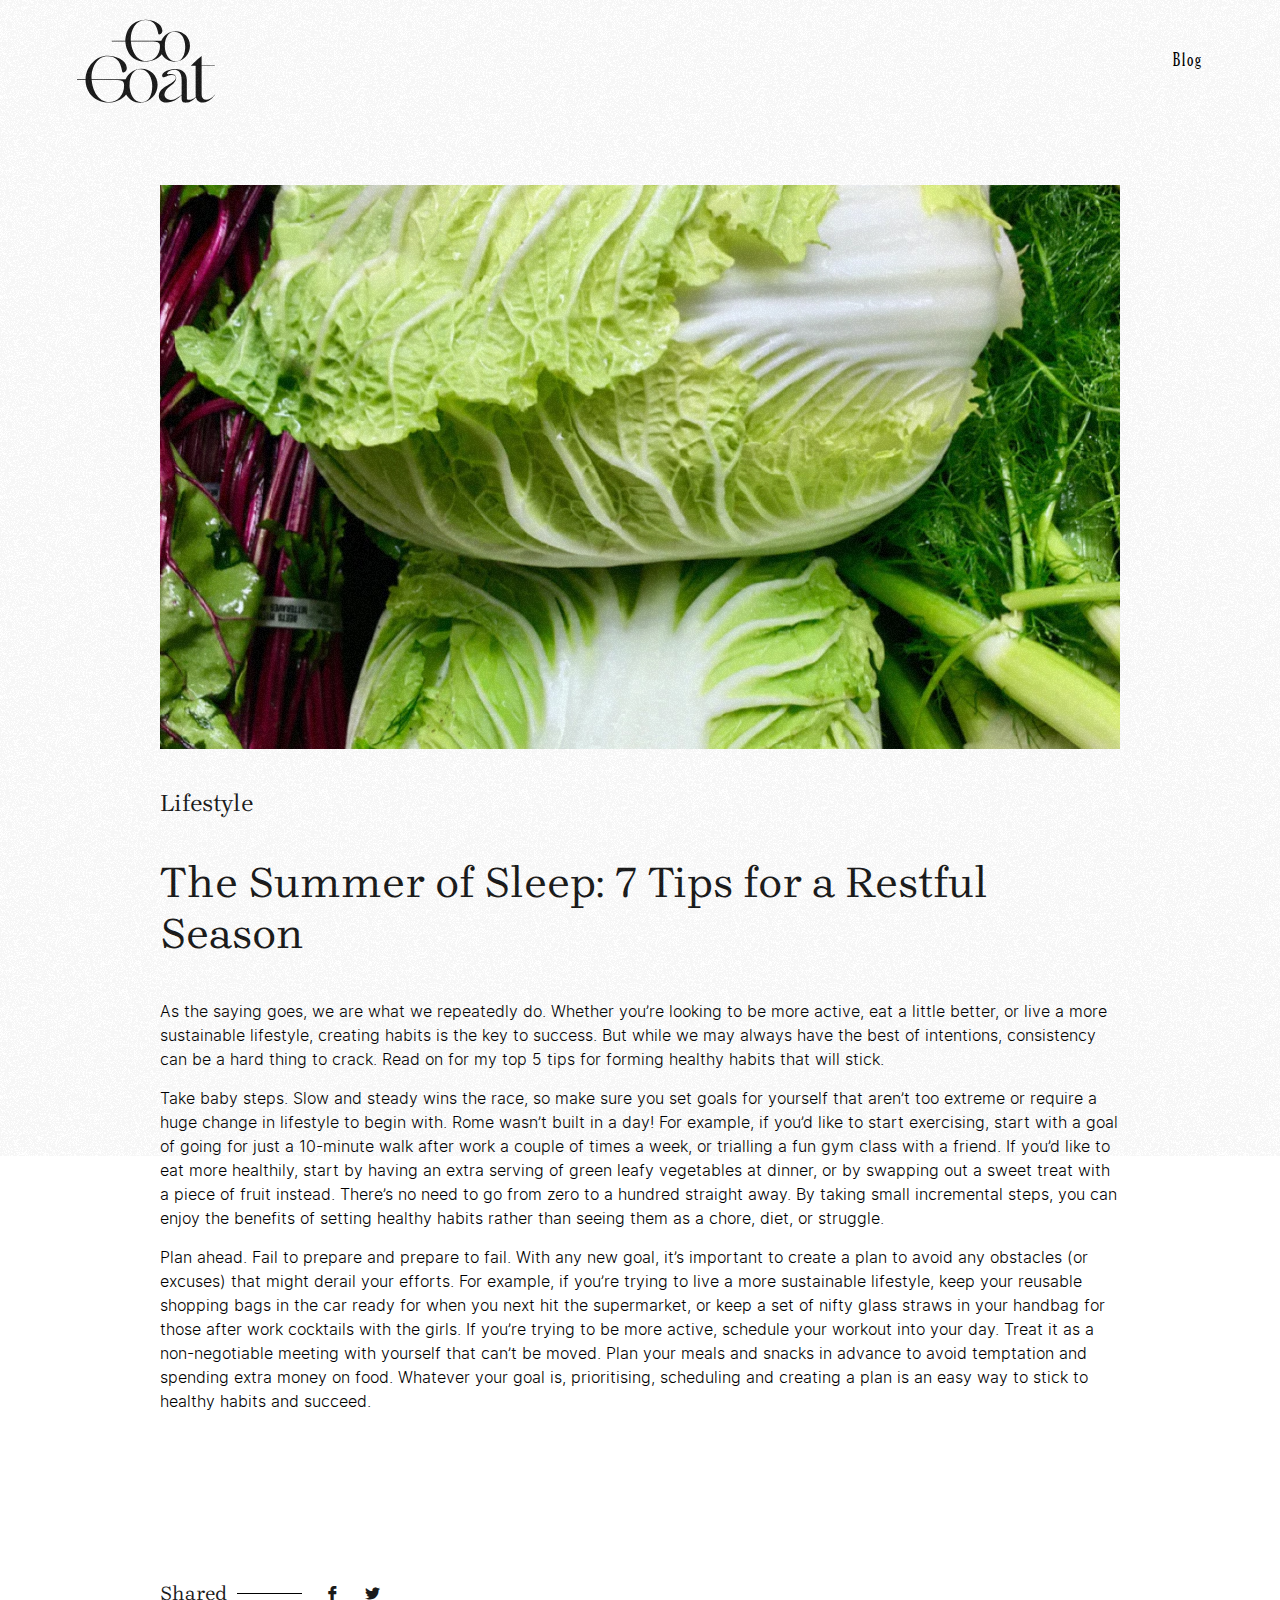
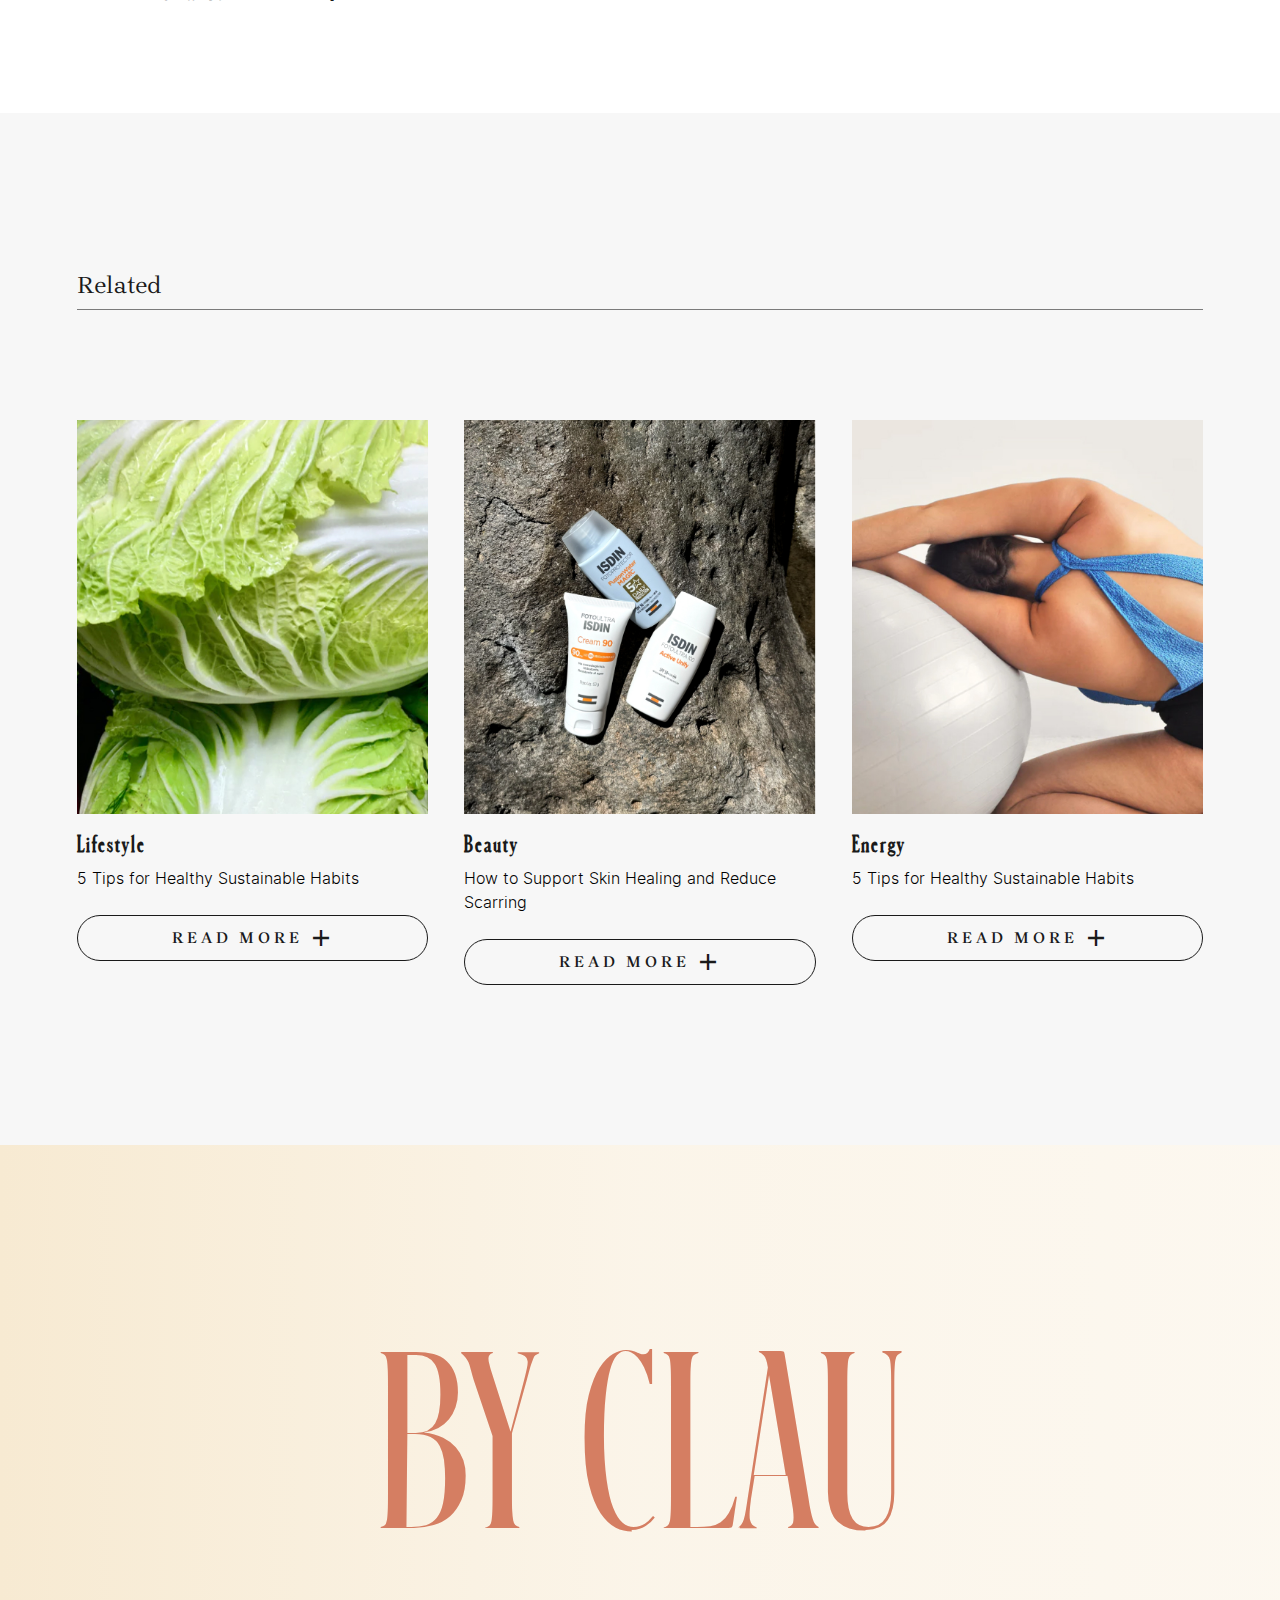
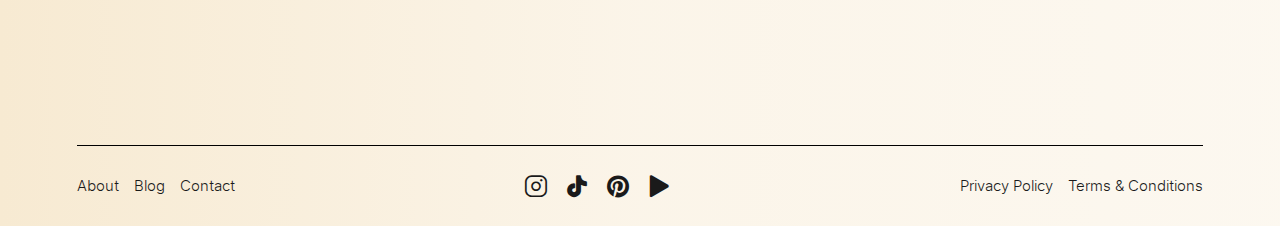
<file: blog-detalle.html>
<!DOCTYPE html>
<html>
<head>
    <meta charset="utf-8">
    <meta name="viewport" content="width=device-width, initial-scale=1, maximum-scale=1" >
    <meta http-equiv="X-UA-Compatible" content="IE=edge" />
    <title></title>

    <!-- inicio favicon  iphone retina, ipad, iphone en orden-->
    <!-- 	<link rel="icon" type="image/png" href="img/favicon/256x256.png"/>
        <link rel="apple-touch-icon-precomposed" sizes="114x114" href="img/favicon/114x114.png">
        <link rel="apple-touch-icon-precomposed" sizes="72x72" href="img/favicon/72x72.png">
        <link rel="apple-touch-icon-precomposed" href="img/favicon/57x57.png"> -->
    <!-- end favicon -->

    




    <link rel="stylesheet" type="text/css" href="css/styles.css?v=1gVFPZ71N"/>
    <link rel="stylesheet" type="text/css" href="css/blocks_styl.css?v=2gVFPZ71N"/>

    <!--[if lt IE 9]>
        <script src="js/html5.js"></script>
        <script src="js/respond.js" type="text/javascript"></script>
        <link rel="stylesheet" type="text/css" href="css/ie.css"/>
    <![endif]-->

    <link rel="preconnect" href="https://fonts.googleapis.com">
    <link rel="preconnect" href="https://fonts.gstatic.com" crossorigin>
    <link href="https://fonts.googleapis.com/css2?family=Brygada+1918:ital,wght@0,400..700;1,400..700&display=swap" rel="stylesheet">
</head>

<body class="blog">
    <div class="noise lazyloaded"></div>
    <!-- html solo para el menu responsive -->
   <!--  <div class="headerOpen">
        <div class="menu-mobile-open icon-menu">
            <span class="line-h"></span>
            <span class="line-h"></span>
            <span class="line-h"></span>
        </div>
    </div> -->
    <a href="" class="headerMenuOpen ">
        <i class="burger burger2 ">
            <div></div>
        </i>
    </a>
    <!-- <div class="menu-mobile-close icon-close"></div> -->
    <div class="menu-overlay"></div>
    <!-- html solo para el menu responsive -->

    <div class="cnt-wrapper">
        <!-- HEADER START -->
        <header class="header">
    <div class="headerWrapper wanchoPrimary">
        <a href="home.html" class="header-logo">
            <img src="img/logoBlack.svg" alt="" width="138" height="83">
            <img src="img/logo.svg" alt="" width="138" height="83">
        </a>
        <ul class="menu-list"> <!-- "menu-list" es usado para el menu responsive -->
            <!-- <li class="menu-item"><a href="" class="menu-link active">ABOUT</a></li> -->
            <li class="menu-item"><a href="blog.html" class="menu-link">Blog</a></li>
            <!-- <li class="menu-item"><a href="" class="menu-link">Contact</a></li> -->
        </ul>
    </div>
</header>


        <!-- HEADER END -->
        <div class="wrapper">

            <!-- CONTENT START -->
            



<section class="b9">
    <div class="b9Wrapper wanchoPrimary">
        <div class="b9Image">


            <div class="WrapperMediaVideo">
                <!-- IMAGEN DESKTOP COVER AND MOBILE -->
                <picture>
                    <img src="img/Group427322710.jpg" width="1440" alt="">
                </picture>

                <!-- VIDEO MP4 COVER DESKTOP -->
               <!--  <div class="videoPreview" id="videoPreview">
                    <video class="mp4Autoplay"  preload="none" loop autoloop autoplay playsinline muted="muted" type="video/mp4" style="pointer-events: none">>
                        <source src="img/banner.mp4" type="video/mp4" >
                    </video>
                </div>
                <div class="boxPreviewVideo"></div> -->
                <!-- <a href="" class="MediaVideoClick  playBoxScreen" data-video="">
                    <i class="icon-play"></i>
                </a> -->
            </div>
        </div>
        <div class="b9Title">
            <span>Lifestyle</span>
            <h1 class="titleStandard2">The Summer of Sleep: 7 Tips for a Restful Season</h1>
        </div>
        <div class="b9Text paragraphText">
            <p>As the saying goes, we are what we repeatedly do. Whether you’re looking to be more active, eat a little better, or live a more sustainable lifestyle, creating habits is the key to success. But while we may always have the best of intentions, consistency can be a hard thing to crack. Read on for my top 5 tips for forming healthy habits that will stick.</p>
            <p>Take baby steps. Slow and steady wins the race, so make sure you set goals for yourself that aren’t too extreme or require a huge change in lifestyle to begin with. Rome wasn’t built in a day! For example, if you’d like to start exercising, start with a goal of going for just a 10-minute walk after work a couple of times a week, or trialling a fun gym class with a friend. If you’d like to eat more healthily, start by having an extra serving of green leafy vegetables at dinner, or by swapping out a sweet treat with a piece of fruit instead. There’s no need to go from zero to a hundred straight away. By taking small incremental steps, you can enjoy the benefits of setting healthy habits rather than seeing them as a chore, diet, or struggle.</p>
            <p>Plan ahead. Fail to prepare and prepare to fail. With any new goal, it’s important to create a plan to avoid any obstacles (or excuses) that might derail your efforts. For example, if you’re trying to live a more sustainable lifestyle, keep your reusable shopping bags in the car ready for when you next hit the supermarket, or keep a set of nifty glass straws in your handbag for those after work cocktails with the girls. If you’re trying to be more active, schedule your workout into your day. Treat it as a non-negotiable meeting with yourself that can’t be moved. Plan your meals and snacks in advance to avoid temptation and spending extra money on food. Whatever your goal is, prioritising, scheduling and creating a plan is an easy way to stick to healthy habits and succeed.</p>
        </div>
    </div>
</section>

<section class="b10">
    <div class="b10Wrapper wanchoPrimary">
        <div class="b10Search">
            <span>Shared</span>
            <ul class="b10SearchSocial">
                <li><a class="icon-facebook" href=""></a></li>
                <li><a class="icon-twitter" href=""></a></li>
            </ul>
        </div>
    </div>
</section>




<section class="b5 b5Detail">
    <div class="b5Wrapper wanchoPrimary">
        <div class="b4Title">
            <h2 class="b6SlideCategory" >Related</h2>
        </div>
        <div class="b5Content">
            <a href=""  class="b5Item">
                <div class="b5ItemBox">
                    <picture class="b5ItemImage">
                        <source srcset="img/blog1.jpg">
                        <img src="img/blog1.jpg" width="635" alt="">
                    </picture>
                    <div class="b5ItemText">
                        <h3>Lifestyle</h3>
                        <div class="b5ItemTextParagraph paragraphText">
                            <p>5 Tips for Healthy Sustainable Habits</p>
                        </div>
                        <div class="b5ItemButton">
                            <span class="buttonStandard border icon">
                                <span>Read more</span><i class="icon-mas1"></i>
                            </span>
                        </div>
                    </div>
                </div>
            </a>
            <a href=""  class="b5Item">
                <div class="b5ItemBox">
                    <picture class="b5ItemImage">
                        <source srcset="img/blog2.jpg">
                        <img src="img/blog2.jpg" width="635" alt="">
                    </picture>
                    <div class="b5ItemText">
                        <h3>Beauty</h3>
                        <div class="b5ItemTextParagraph paragraphText">
                            <p>How to Support Skin Healing and Reduce Scarring</p>
                        </div>
                        <div class="b5ItemButton">
                            <span class="buttonStandard border icon">
                                <span>Read more</span><i class="icon-mas1"></i>
                            </span>
                        </div>
                    </div>
                </div>
            </a>
            <a href=""  class="b5Item">
                <div class="b5ItemBox">
                    <picture class="b5ItemImage">
                        <source srcset="img/blog3.jpg">
                        <img src="img/blog3.jpg" width="635" alt="">
                    </picture>
                    <div class="b5ItemText">
                        <h3>Energy</h3>
                        <div class="b5ItemTextParagraph paragraphText">
                            <p>5 Tips for Healthy Sustainable Habits</p>
                        </div>
                        <div class="b5ItemButton">
                            <span class="buttonStandard border icon">
                                <span>Read more</span><i class="icon-mas1"></i>
                            </span>
                        </div>
                    </div>
                </div>
            </a>
        </div>
    </div>
</section>




            <!-- CONTENT END -->
        </div>
        <!-- FOOTER START -->
        <footer class="footer">
    <div class="footerTop">
        <div class="footerTopText">
            BY CLAU
        </div>
    </div>
    <div class="footerBottom wanchoPrimary">
        <ul class="footerBottomLeft">
            <li><a href="" >About</a></li>
            <li><a href="" >Blog</a></li>
            <li><a href="" >Contact</a></li>
        </ul>
        <ul class="footerBottomCenter">
            <li><a href="" class="icon-instagram"></a></li>
            <li><a href="" class="icon-tiktok"></a></li>
            <li><a href="" class="icon-pinterest"></a></li>
            <li><a href="" class="icon-play-video"></a></li>
        </ul>
         <ul class="footerBottomRight">
            <li><a href="" >Privacy Policy</a></li>
            <li><a href="" >Terms & Conditions</a></li>
        </ul>
    </div>
    <!-- creditos -->
    
</footer>

        <!-- FOOTER END -->
    </div>


    <!-- contenedor del menu responsive -->
    <div class="menu-sidebar" data-menu="left-in">
        <div class="menu-sidebar-cnt"></div>
    </div>

    <!-- <script src="js/jquery-3.2.1.min.js" type="text/javascript"></script> -->
    <script src="js/jquery-3.7.1.min.js" type="text/javascript"></script>
    <script src="js/main.js" type="text/javascript"></script>

    <!-- JSADD START -->
    
<script type="text/javascript">

    jQuery(function($){



       
        
    });
</script>

    <!-- JSADD END -->

    <script type="text/javascript">
       jQuery(function($){

            $(".headerMenuOpen .burger").addClass("unToggled");
            $(".headerMenuOpen").click(function (event) {
                event.preventDefault()
                $(this).find('.burger').toggleClass("toggled");
                $(this).find('.burger').toggleClass("unToggled");
                $('.headerMegaMenu').addClass("active");
                $('.headerMegaMenu .burger').addClass("toggled");
            });
            
            var menu_data = $('.menu-sidebar').attr('data-menu');
            if (menu_data == 'left-in') {
                $('body').removeClass('right-in');
                $('body').removeClass('top-in');
                $('body').addClass('left-in');
            }
            if (menu_data == 'right-in') {
                $('body').removeClass('left-in');
                $('body').removeClass('left-in');
                $('body').addClass('right-in');
            }
            if (menu_data == 'top-in') {
                $('body').removeClass('left-in');
                $('body').removeClass('right-in');
                $('body').addClass('top-in');
                
            }

        var wrapperMediaVideo = $('.WrapperMediaVideo')
        for (var i = 0; i < wrapperMediaVideo.length; i++) {
            var videoLength = wrapperMediaVideo.eq(i).find('.MediaVideoClick')
            if (videoLength.length > 0) {
            }else{
                $('.WrapperMediaVideo').eq(i).addClass('WrapperMediaVideoNoHover')
            }
        }
    // VIDEO CLICK
        $("body").append("<div class='fullScreenWrapper'><div class='fullScreenContent'></div></div>");
        $('<span class="fullScreenClose"><svg width="40" height="40" viewbox="0 0 40 40"><path d="M 10,10 L 30,30 M 30,10 L 10,30" stroke="black" stroke-width="4" /></svg></span').appendTo('.fullScreenWrapper');
        $('.playFullScreen').on('click', function(e){
            e.preventDefault();
            var urlVideo = $(this).attr('data-video');
            var player;
            if (urlVideo.includes('youtube.')) {
                $('<div id="player2" class="fullScreenYoutube"><iframe src="" sandbox="allow-scripts allow-same-origin allow-presentation"></iframe></div>').appendTo('.fullScreenContent');
                var urlVideoGetId = urlVideo.split("=")[1],
                play = $(this),
                urlLocal = $(location).attr('href');
            // console.log(urlVideoGetId);
                $('.fullScreenWrapper').addClass('active')
                videocurrent = $('.fullScreenWrapper .fullScreenYoutube').find('iframe');
                videocurrent.attr('src', 'https://www.youtube.com/embed/'+urlVideoGetId+'?mute=0&autoplay=1&controls=1&showinfo=0&amp;loop=1&playlist='+urlVideoGetId+'&enablejsapi=1'); 
            // videocurrent.on('load', function(e) {
            //     videocurrent[0].contentWindow.postMessage('{"event":"command","func":"' + 'playVideo' + '","args":""}', '*');
            // });
            }else {
                if (urlVideo.includes('vimeo.')) {
                    $('<div class="fullScreenVimeo"><iframe src=""></iframe></div>').appendTo('.fullScreenContent');
                    $('.fullScreenWrapper').addClass('active')
                    var url = urlVideo;
                    regExp = /https?:\/\/(?:www\.)?vimeo.com\/(?:channels\/(?:\w+\/)?|groups\/([^\/]*)\/videos\/|album\/(\d+)\/video\/|)(\d+)(?:$|\/|\?)/;
                    videoid = url.match(regExp);
                // console.log(videoid[3]);
                    if(videoid != null) {
                    // var $iframe = '<iframe width="640" height="360" frameborder="0" webkitallowfullscreen mozallowfullscreen allowfullscreen>';
                    // var player = $('.fullScreenWrapper .fullScreenVimeo').find('iframe');
                        var url ="https://player.vimeo.com/video/"
                        var id_video =videoid[3];
                        $('.fullScreenWrapper .fullScreenVimeo').find('iframe').attr('src', url+id_video+'?h=dd5a29b3b4&autoplay=1&loop=1&title=0&byline=0&portrait=0&muted=1');
                    }
                }else {
                    $('<div class="fullScreenMp4"><video id="fullScreenMp4Video" controls loop autoplay autoloop><source src="" type="video/mp4" ></video></div>').appendTo('.fullScreenContent');
                // $('<span class="fullScreenClose"></span').appendTo('.fullScreenContent');
                    $('.fullScreenWrapper').addClass('active')
                    $('#fullScreenMp4Video source').attr('src', urlVideo);
                // const play = document.getElementsByClassName('vid__play')[0];
                // var video  = $('.fullScreenContent #fullScreenMp4Video');
                    var video  = document.getElementById('fullScreenMp4Video')[0];
                }
            }
        // $(this).addClass('active')
        });
        $('.playBoxScreen').on('click', function(e){
            e.preventDefault();
            var urlVideo = $(this).attr('data-video');
            var player;
            if (urlVideo.includes('youtube.')) {
                var urlVideoGetId = urlVideo.split("=")[1],
                boxVideo = $(this).closest('.WrapperMediaVideo').find('.boxPreviewVideo');
                $('<div id="player2" class="boxScreenYoutube"><iframe src=""></iframe></div>').appendTo(boxVideo);
                $('<span class="boxScreenClose"><svg width="35" height="35" viewbox="0 0 40 40"><path d="M 10,10 L 30,30 M 30,10 L 10,30" stroke="black" stroke-width="4" /></svg></span').appendTo(boxVideo);
                boxVideo.addClass('active')
                play = $(this)
                boxVideo = $('.boxPreviewVideo .boxScreenYoutube').find('iframe');
                boxVideo.attr('src', 'https://www.youtube.com/embed/'+urlVideoGetId+'?mute=0&autoplay=1&controls=1&showinfo=0&amp;loop=1&enablejsapi=1&playlist='+urlVideoGetId+''); 
            }else {
                if (urlVideo.includes('vimeo.')) {
                    var boxVideo = $(this).closest('.WrapperMediaVideo').find('.boxPreviewVideo');
                    $('<div class="boxScreenVimeo"><iframe src=""></iframe></div>').appendTo(boxVideo);
                    $('<span class="boxScreenClose"><svg width="35" height="35" viewbox="0 0 40 40"><path d="M 10,10 L 30,30 M 30,10 L 10,30" stroke="black" stroke-width="4" /></svg></span').appendTo(boxVideo);
                    boxVideo.addClass('active')
                    var url = urlVideo;
                    regExp = /https?:\/\/(?:www\.)?vimeo.com\/(?:channels\/(?:\w+\/)?|groups\/([^\/]*)\/videos\/|album\/(\d+)\/video\/|)(\d+)(?:$|\/|\?)/;
                    videoid = url.match(regExp);
                // console.log(videoid[3]);
                    if(videoid != null) {
                    // var $iframe = '<iframe width="640" height="360" frameborder="0" webkitallowfullscreen mozallowfullscreen allowfullscreen>';
                    // var player = $('.fullScreenWrapper .fullScreenVimeo').find('iframe');
                        var url ="https://player.vimeo.com/video/"
                        var id_video =videoid[3];
                        boxVideo.find('.boxScreenVimeo iframe').attr('src', url+id_video+'?h=dd5a29b3b4&autoplay=1&loop=1&title=0&byline=0&portrait=0&muted=0');
                    }
                }else {
                    var boxVideo = $(this).closest('.WrapperMediaVideo').find('.boxPreviewVideo');
                    var url = urlVideo;
                    $('<div class="boxScreenMp4"><video id="boxScreenMp4Video" controls loop autoplay autoloop controlsList="nodownload noremoteplayback"><source src="'+url+'" type="video/mp4" ></video></div>').appendTo(boxVideo);
                    $('<span class="boxScreenClose"><svg width="35" height="35" viewbox="0 0 40 40"><path d="M 10,10 L 30,30 M 30,10 L 10,30" stroke="black" stroke-width="4" /></svg></span').appendTo(boxVideo);
                    boxVideo.addClass('active')
                // $('#fullScreenMp4Video source').attr('src', url);
                }
            }
            $(this).addClass('active')
        });
        $('.fullScreenClose').on('click', function(event) {
            event.preventDefault();
        // $('.MediaVideoClick').removeClass('active');
            $(this).closest('.fullScreenWrapper').removeClass('active');
            $(this).closest('.fullScreenWrapper').find('.fullScreenContent').empty()
        });
        $('.boxPreviewVideo').on('click', '.boxScreenClose', function(event) {
            event.preventDefault();
            $('.MediaVideoClick').removeClass('active');
            $(this).closest('.WrapperMediaVideo').find('.MediaVideoClick').removeClass('active');
            $(this).closest('.boxPreviewVideo').removeClass('active');
            $(this).closest('.boxPreviewVideo').empty()
        });

            //CONFIGURACION POR DEFECTO DEL OBSERVER
        const appearOptions = {
            threshold: 0,
            rootMargin: "0px 0px -60% 0px"
        };
        const imgOptions = {
            threshold: 0,
            rootMargin: "0px 0px 10% 0px"
        };
        // OBSERVER BASICO (SOLO AGREGA UNA CLASE)
        const simpleObs = new IntersectionObserver((entries,simpleObs)=>{
            entries.forEach(entry =>{
                let obsItem = entry.target
                if (!!entry.isIntersecting) {
                    obsItem.classList.add("isVisible");
                    simpleObs.unobserve(obsItem)
                }else {return;}
            })
        },appearOptions)
        const obsItemArray = document.querySelectorAll(".obsv");
        obsItemArray.forEach(fader => {
            setTimeout(() => {
                simpleObs.observe(fader);
            }, 500);
        })
        // OBSERVER PARA ANIMACIONES DE ENTRADA 
        const appearOnScroll = new IntersectionObserver(function(
            entries,
            appearOnScroll
            ) {
            entries.forEach(entry => {
                let scrollItem = entry.target
                if (!!entry.isIntersecting) {
                    let listOfItems = scrollItem.querySelectorAll('.scroll-item')
                    Array.prototype.forEach.call(listOfItems, (el, i) => {
                        el.style.transitionDelay = `${i * 170}` + 'ms'
                        el.classList.add("animaActive");
                    })
                    appearOnScroll.unobserve(scrollItem);
                    setTimeout(() => {
                        listOfItems.forEach((el)=>{
                            el.style.transitionDelay = '0ms'
                            el.classList.remove("initAnima")
                            el.classList.remove("animaActive")
                            el.classList.remove("scroll-item")
                        })
                    }, 1500);
                } else {return;}
            });
        },
        appearOptions)
        const faderWrap = document.querySelectorAll(".scroll-wrapper");
        faderWrap.forEach(wrap => {
            let listOfItems = wrap.querySelectorAll('.scroll-item')
            listOfItems.forEach(fader => {
                let dataAnima = fader.getAttribute('data-anima')
                if (!dataAnima) {
                    fader.classList.add("initAnima")
                }else{
                    fader.classList.add(`${dataAnima}`)
                }
            })
            setTimeout(() => {
                appearOnScroll.observe(wrap);
            }, 500);
        })
           
        })
        function height_header(){
            var height_header = $('.header').height(),
                sidebar_cout = $('.menu-sidebar').attr('data-header', 'sidebar-bottom').length;
            // console.log(sidebar_cout)
            
            // CUANDO EL MENU SIDEBAR ESTA DEBAJO DEL HEADER
                $('.cnt-wrapper').css('padding-top', height_header); 
                // if ($('body').hasClass('left-in') || $('body').hasClass('right-in')) {
                //     $('.menu-overlay').css('top', height_header); 
                //     $('.menu-sidebar').css({
                //         top: height_header,
                //         height: 'calc(100% - '+height_header+'px)'
                //     });
                // }
                // if ($('body').hasClass('top-in')) {
                //     $('.menu-sidebar').css({
                //         top: height_header,
                //         height: 'calc(100% - '+height_header+'px)'
                //     });
                // }
            // CUANDO EL MENU SIDEBAR ESTA DEBAJO DEL HEADER
        }
        height_header();
        $(window).on('load', function() {height_header();});
        $(window).on('resize', function() {height_header();});
    </script>
</body>
</html>
</file>
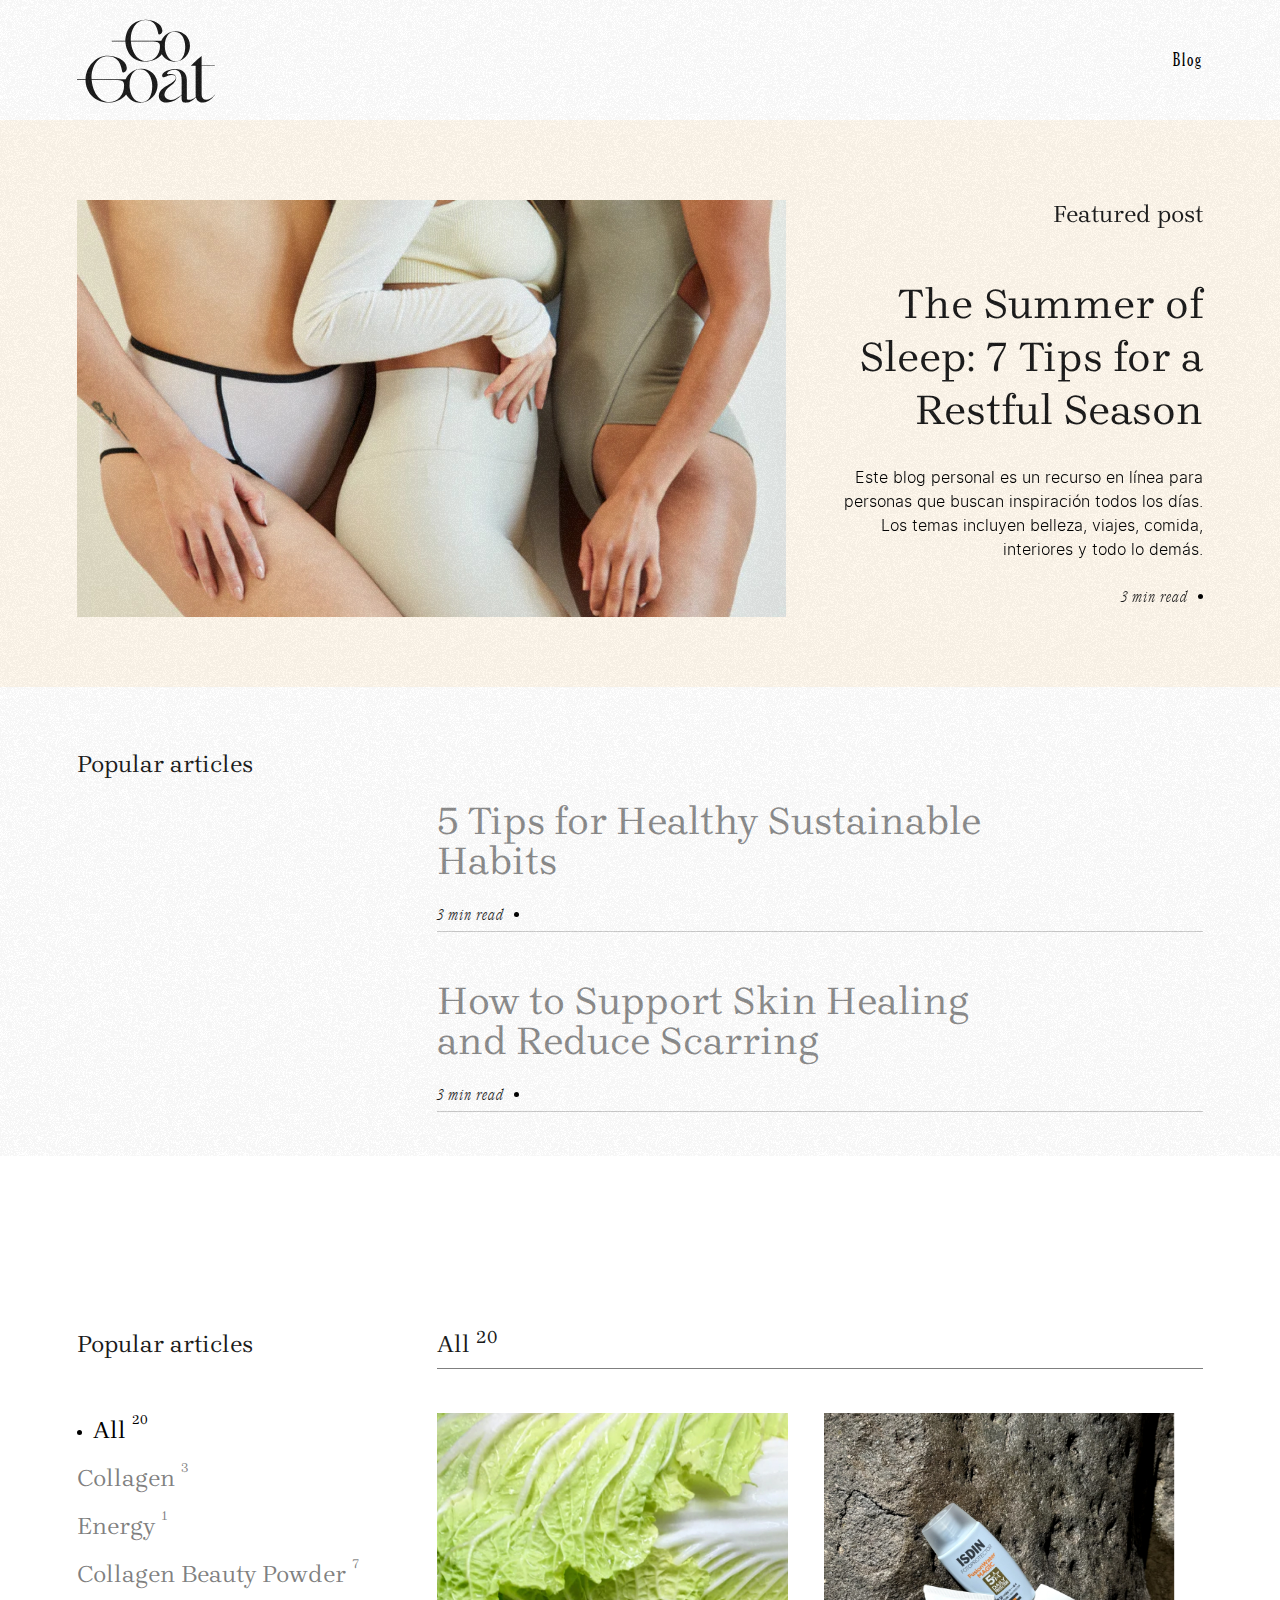
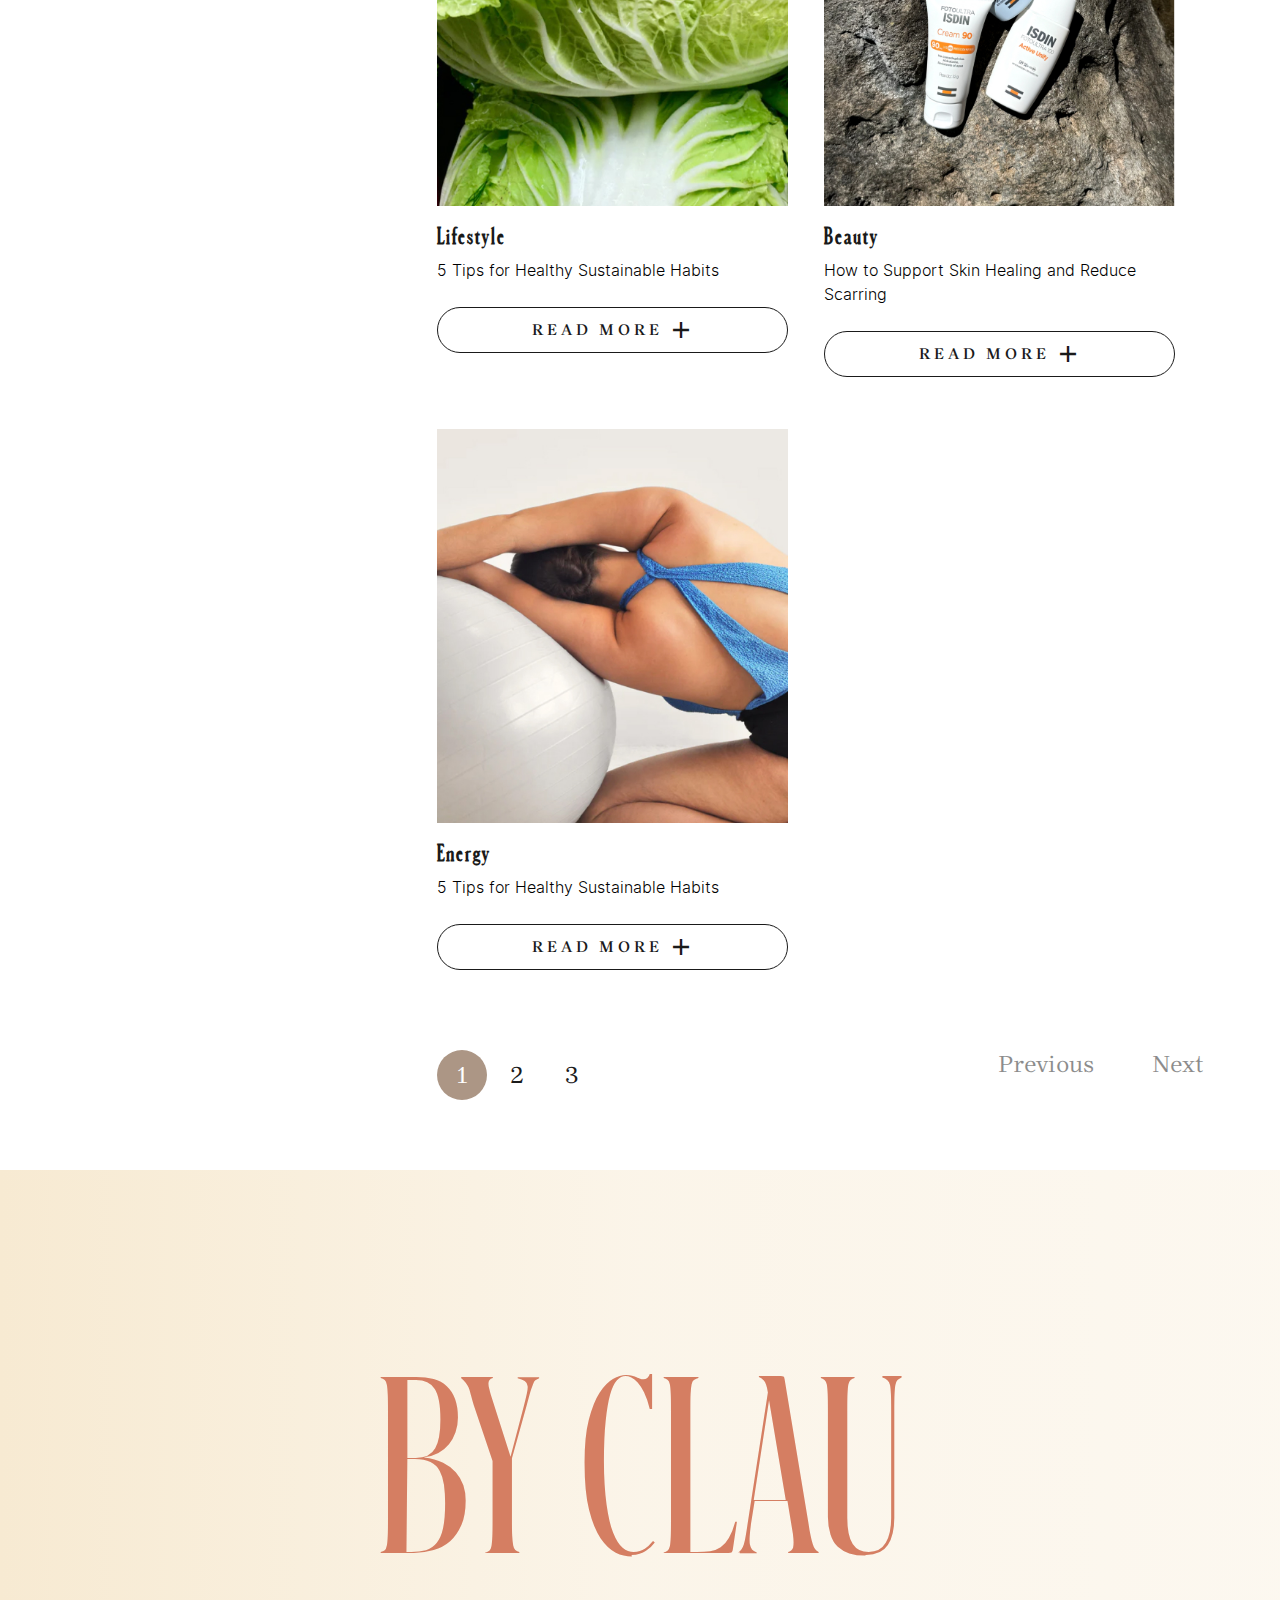
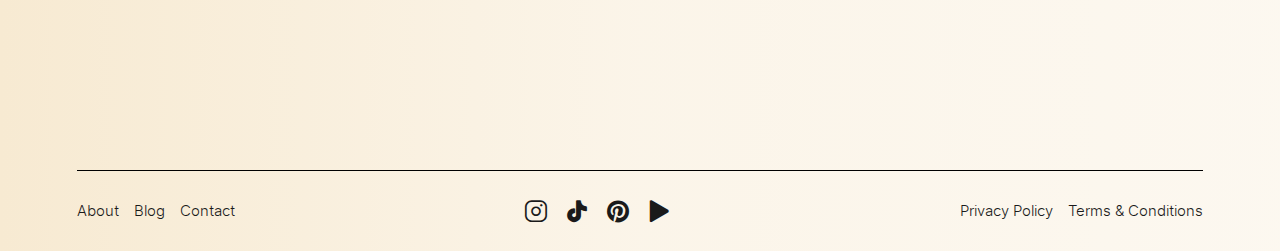
<file: blog.html>
<!DOCTYPE html>
<html>
<head>
    <meta charset="utf-8">
    <meta name="viewport" content="width=device-width, initial-scale=1, maximum-scale=1" >
    <meta http-equiv="X-UA-Compatible" content="IE=edge" />
    <title></title>

    <!-- inicio favicon  iphone retina, ipad, iphone en orden-->
    <!-- 	<link rel="icon" type="image/png" href="img/favicon/256x256.png"/>
        <link rel="apple-touch-icon-precomposed" sizes="114x114" href="img/favicon/114x114.png">
        <link rel="apple-touch-icon-precomposed" sizes="72x72" href="img/favicon/72x72.png">
        <link rel="apple-touch-icon-precomposed" href="img/favicon/57x57.png"> -->
    <!-- end favicon -->

    

<link rel="stylesheet" type="text/css" href="js/swiper.min.css?v=2"/>



    <link rel="stylesheet" type="text/css" href="css/styles.css?v=1gVFPZ71N"/>
    <link rel="stylesheet" type="text/css" href="css/blocks_styl.css?v=2gVFPZ71N"/>

    <!--[if lt IE 9]>
        <script src="js/html5.js"></script>
        <script src="js/respond.js" type="text/javascript"></script>
        <link rel="stylesheet" type="text/css" href="css/ie.css"/>
    <![endif]-->

    <link rel="preconnect" href="https://fonts.googleapis.com">
    <link rel="preconnect" href="https://fonts.gstatic.com" crossorigin>
    <link href="https://fonts.googleapis.com/css2?family=Brygada+1918:ital,wght@0,400..700;1,400..700&display=swap" rel="stylesheet">
</head>

<body class="blog">
    <div class="noise lazyloaded"></div>
    <!-- html solo para el menu responsive -->
   <!--  <div class="headerOpen">
        <div class="menu-mobile-open icon-menu">
            <span class="line-h"></span>
            <span class="line-h"></span>
            <span class="line-h"></span>
        </div>
    </div> -->
    <a href="" class="headerMenuOpen ">
        <i class="burger burger2 ">
            <div></div>
        </i>
    </a>
    <!-- <div class="menu-mobile-close icon-close"></div> -->
    <div class="menu-overlay"></div>
    <!-- html solo para el menu responsive -->

    <div class="cnt-wrapper">
        <!-- HEADER START -->
        <header class="header">
    <div class="headerWrapper wanchoPrimary">
        <a href="home.html" class="header-logo">
            <img src="img/logoBlack.svg" alt="" width="138" height="83">
            <img src="img/logo.svg" alt="" width="138" height="83">
        </a>
        <ul class="menu-list"> <!-- "menu-list" es usado para el menu responsive -->
            <!-- <li class="menu-item"><a href="" class="menu-link active">ABOUT</a></li> -->
            <li class="menu-item"><a href="blog.html" class="menu-link">Blog</a></li>
            <!-- <li class="menu-item"><a href="" class="menu-link">Contact</a></li> -->
        </ul>
    </div>
</header>


        <!-- HEADER END -->
        <div class="wrapper">

            <!-- CONTENT START -->
            

<section class="b6">
    <div class="b6Swiper swiper-container">
        <div class="swiper-wrapper">
                <a href="blog-detalle.html" class="b6Slide swiper-slide">

                    <div class="b6Wrapper  wanchoPrimary" style="opacity: 0">
                        <div class="b6SlideBox">
                            <picture class="b6Picture">

                                <source srcset="img/b6image.jpg" media="(max-width: 767px)">

                                <source srcset="img/b6image.jpg">
                                <img class="b6PictureImage" src="img/b6image.jpg" width="960"   alt="">
                            </picture>
                            <!-- <div class="b6SlideVideo">
                                <div class="videoPreview" id="videoPreview">
                                    <div class="b6MediaPreviewVideoMP4">
                                        <video class="mp4Autoplay"  preload="none" loop autoloop autoplay playsinline muted="muted" type="video/mp4" style="pointer-events: none">>
                                            <source src="img/banner.mp4" type="video/mp4" >
                                        </video>
                                    </div>
                                </div>
                            </div> -->
                            <div class="b6WrapperBox">
                                <div class="b6SlideTextContentTitle ">
                                    <span class="b6SlideCategory" >Featured post</span>

                                    <h2 class="titleStandard4 b6SlideTextTitle" >The Summer of Sleep: 7 Tips for a Restful Season</h2>
                                </div>
                                <div class="b6SlideTextBox">
                                    <div class="b6SlideText">
                                        <div class="b6SlideParagraph paragraphText" >
                                            <p>Este blog personal es un recurso en línea para personas que buscan inspiración todos los días. Los temas incluyen belleza, viajes, comida, interiores y todo lo demás.</p>
                                        </div>
                                        <div class="b6SlideRead">
                                            <span>3 min read</span>
                                        </div>
                                    </div>
                                </div>
                            </div>
                        </div>
                    </div>

                </a>
                <a href="blog-detalle.html" class="b6Slide swiper-slide">

                    <div class="b6Wrapper  wanchoPrimary" style="opacity: 0">
                        <div class="b6SlideBox">
                            <picture class="b6Picture">

                                <source srcset="img/b6image.jpg" media="(max-width: 767px)">

                                <source srcset="img/b6image.jpg">
                                <img class="b6PictureImage" src="img/b6image.jpg" width="960"   alt="">
                            </picture>
                            <!-- <div class="b6SlideVideo">
                                <div class="videoPreview" id="videoPreview">
                                    <div class="b6MediaPreviewVideoMP4">
                                        <video class="mp4Autoplay"  preload="none" loop autoloop autoplay playsinline muted="muted" type="video/mp4" style="pointer-events: none">>
                                            <source src="img/banner.mp4" type="video/mp4" >
                                        </video>
                                    </div>
                                </div>
                            </div> -->
                            <div class="b6WrapperBox">
                                <div class="b6SlideTextContentTitle ">
                                    <span class="b6SlideCategory" >Featured post</span>
                                    
                                    <h2 class="titleStandard4 b6SlideTextTitle" >The Summer of Sleep: 7 Tips for a Restful Season</h2>
                                </div>
                                <div class="b6SlideTextBox">
                                    <div class="b6SlideText">
                                        <div class="b6SlideParagraph paragraphText" >
                                            <p>Este blog personal es un recurso en línea para personas que buscan inspiración todos los días. Los temas incluyen belleza, viajes, comida, interiores y todo lo demás.</p>
                                        </div>
                                        <div class="b6SlideRead">
                                            <span>3 min read</span>
                                        </div>
                                    </div>
                                </div>
                            </div>
                            
                        </div>
                    </div>

                </a>
        </div>
    <!--    <div class="b60Arrows">
            <div class="swiper-button-prev icon-arrow-left"></div>
            <div class="swiper-button-next icon-arrow-right"></div>
        </div> -->
    </div>
</section>




<section class="b7">
    <div class="b7Wrapper wanchoPrimary">
        <div class="b7Left">
            <h2 class="b6SlideCategory" >Popular articles</h2>

        </div>
        <div class="b7Right">
            <a href="blog-detalle.html" class="b7RightLink">
                <div class="b7RightLinkBox">
                    <h3>5 Tips for Healthy Sustainable Habits</h3>
                    <span class="b7RightLinkToolTip"><span>Learn More</span></span>

                </div>
                <div class="b6SlideRead">
                    <span>3 min read</span>
                </div>
            </a>
             <a href="blog-detalle.html" class="b7RightLink">
                <div class="b7RightLinkBox">
                    <h3>How to Support Skin Healing and Reduce Scarring</h3>
                    <span class="b7RightLinkToolTip"><span>Learn More</span></span>

                </div>
                <div class="b6SlideRead">
                    <span>3 min read</span>
                </div>
            </a>
        </div>
    </div>
</section>


<section class="b8">
    <div class="b8Wrapper wanchoPrimary">
        <div class="b8Left">
             <h2 class="b6SlideCategory" >Popular articles</h2>
             <div class="b8LeftNav">
                 <div class="mobileSelectBox">
                    <a href="" class="mobileSelectClick">
                        <div></div>
                    </a>
                    <div class="mobileListAbsolute ">
                        <ul class="mobileListAbsoluteBox">
                            <li class="mobileListItem active">
                                <a href="" class="mobileListLink"><span>All <sup>20</sup></span></a>
                            </li>
                            <li class="mobileListItem ">
                                <a href="" class="mobileListLink"><span>Collagen <sup>3</sup></span></a>
                            </li>
                            <li class="mobileListItem ">
                                <a href="" class="mobileListLink"><span>Energy <sup>1</sup></span></a>
                            </li>
                            <li class="mobileListItem ">
                                <a href="" class="mobileListLink"><span>Collagen Beauty Powder <sup>7</sup></span></a>
                            </li>
                        </ul>
                    </div>
                </div>
             </div>
        </div>
        <div class="b8Right">
            <div class="b8RightTitle">
                <h2 class="b6SlideCategory" >All <sup>20</sup></h2>
            </div>
            <div class="b8RightBox">
                <a href="blog-detalle.html"  class="b5Item">
                    <div class="b5ItemBox">
                        <picture class="b5ItemImage">
                            <source srcset="img/blog1.jpg">
                            <img src="img/blog1.jpg" width="635" alt="">
                        </picture>
                        <div class="b5ItemText">
                            <h3>Lifestyle</h3>
                            <div class="b5ItemTextParagraph paragraphText">
                                <p>5 Tips for Healthy Sustainable Habits</p>
                            </div>
                            <div class="b5ItemButton">
                                <span class="buttonStandard border icon">
                                    <span>Read more</span><i class="icon-mas1"></i>
                                </span>
                            </div>
                        </div>
                    </div>
                </a>
                <a href="blog-detalle.html"  class="b5Item">
                    <div class="b5ItemBox">
                        <picture class="b5ItemImage">
                            <source srcset="img/blog2.jpg">
                            <img src="img/blog2.jpg" width="635" alt="">
                        </picture>
                        <div class="b5ItemText">
                            <h3>Beauty</h3>
                            <div class="b5ItemTextParagraph paragraphText">
                                <p>How to Support Skin Healing and Reduce Scarring</p>
                            </div>
                            <div class="b5ItemButton">
                                <span class="buttonStandard border icon">
                                    <span>Read more</span><i class="icon-mas1"></i>
                                </span>
                            </div>
                        </div>
                    </div>
                </a>
                <a href="blog-detalle.html"  class="b5Item">
                    <div class="b5ItemBox">
                        <picture class="b5ItemImage">
                            <source srcset="img/blog3.jpg">
                            <img src="img/blog3.jpg" width="635" alt="">
                        </picture>
                        <div class="b5ItemText">
                            <h3>Energy</h3>
                            <div class="b5ItemTextParagraph paragraphText">
                                <p>5 Tips for Healthy Sustainable Habits</p>
                            </div>
                            <div class="b5ItemButton">
                                <span class="buttonStandard border icon">
                                    <span>Read more</span><i class="icon-mas1"></i>
                                </span>
                            </div>
                        </div>
                    </div>
                </a>
            </div>
        </div>
    </div>
    <div class="b8PagerContent wanchoPrimary">
        <ul class="b8Pager">
            <li><a href="" class="active">1</a></li>
            <li><a href="">2</a></li>
            <li><a href="">3</a></li>
        </ul>
        <ul class="b8Navigation">
            <li><a href="" class="">Previous</a></li>
            <li><a href="" class="">Next</a></li>
            
        </ul>

    </div>
</section>





            <!-- CONTENT END -->
        </div>
        <!-- FOOTER START -->
        <footer class="footer">
    <div class="footerTop">
        <div class="footerTopText">
            BY CLAU
        </div>
    </div>
    <div class="footerBottom wanchoPrimary">
        <ul class="footerBottomLeft">
            <li><a href="" >About</a></li>
            <li><a href="" >Blog</a></li>
            <li><a href="" >Contact</a></li>
        </ul>
        <ul class="footerBottomCenter">
            <li><a href="" class="icon-instagram"></a></li>
            <li><a href="" class="icon-tiktok"></a></li>
            <li><a href="" class="icon-pinterest"></a></li>
            <li><a href="" class="icon-play-video"></a></li>
        </ul>
         <ul class="footerBottomRight">
            <li><a href="" >Privacy Policy</a></li>
            <li><a href="" >Terms & Conditions</a></li>
        </ul>
    </div>
    <!-- creditos -->
    
</footer>

        <!-- FOOTER END -->
    </div>


    <!-- contenedor del menu responsive -->
    <div class="menu-sidebar" data-menu="left-in">
        <div class="menu-sidebar-cnt"></div>
    </div>

    <!-- <script src="js/jquery-3.2.1.min.js" type="text/javascript"></script> -->
    <script src="js/jquery-3.7.1.min.js" type="text/javascript"></script>
    <script src="js/main.js" type="text/javascript"></script>

    <!-- JSADD START -->
    
<script src="js/swiper.min.js" type="text/javascript"></script>
<script type="text/javascript">
   window.addEventListener('load', function () {
        setTimeout(function(){
            let b6Wrapper = document.querySelectorAll('.b6Wrapper');
            b6Wrapper.forEach(function (i) {
              i.removeAttribute('style');
            });
        },100)
    });
    jQuery(function($){



        if(document.getElementsByClassName('b6Swiper')[0]){
            let countSlideB6 = document.getElementsByClassName('b6Slide').length;
            let interleaveOffset = 0.5;
            if(countSlideB6 > 1){
                const b6Swiper = new Swiper('.b6Swiper', {
                    // effect: "fade",
                    speed: 1000,
                    loop:false,
                    spaceBetween: 0,
                    simulateTouch: false,
                    slidesPerView: 1,
                    // pagination: {
                    //  el: '.b6Bullets',
                    //  type: 'bullets',
                    //  clickable: true,
                    //  // type: 'fraction',
                    //  // clickable: true,
                    //  // formatFractionCurrent: function (number) {
                    //  //  return '0' + number;
                    //  // }
                    // },
                    watchSlidesProgress: true,
                    navigation: {
                        prevEl: '.swiper-button-prev',
                        nextEl: '.swiper-button-next',
                      },
                    autoplay:{
                        delay:3000,
                    },
                });
            }else{
                document.getElementsByClassName('b6Swiper')[0].classList.add('noSwiper')
            }
        }

         $('.b8LeftNav .mobileListItem:first-child .mobileListLink').addClass('active')
        

        // Matchmedia
        function WidthChange(medida,medMen=()=>{},medMay=()=>{}){
            let mq = window.matchMedia("(max-width: "+medida+"px)");
            mq.addListener(WChange);
            WChange(mq);
            function WChange() {
                if (mq.matches ) {
                    medMen()
                }else{
                    medMay()
                }
            }
        }
        WidthChange(1023,
            // Si la medida es igual
            function(){
                $('.b8 .mobileListAbsolute').removeClass('desktop')
                $('.b8 .mobileListItem').removeClass('desktop')
                $('.b8 .mobileListLink').removeClass('desktop')
            },
            // Si la medida NO es igual
            function(){
                $('.b8 .mobileListAbsolute').addClass('desktop')
                $('.b8 .mobileListItem').addClass('desktop')
                $('.b8 .mobileListLink').addClass('desktop')


            }
        )

            var textMobile = $('.b8 .mobileListItem.active .mobileListLink').html()
        // $('.buttonMobileClick span').empty()
        // console.log(textMobile)
        $('.b8LeftNav .mobileSelectClick').html(textMobile)

        $(document).on("click",function(e){
            if ($(window).width() < 1024) {
                var container = $(".b8LeftNav .mobileSelectBox");
                if (!container.is(e.target) && container.has(e.target).length === 0) {
                    $('.b8LeftNav .mobileSelectClick').removeClass('active')
                    $('.b8LeftNav .mobileListAbsolute').stop(false).slideUp(300)
                }

            }
        });

        $('body').on('click', '.b8LeftNav .mobileSelectClick', function(event) {
            event.preventDefault();
            $(this).toggleClass('active')
            $('.b8LeftNav .mobileListAbsolute').stop(false).slideUp(300)
            $(this).closest('.mobileSelectBox').find('.mobileListAbsolute').stop(false).slideToggle(300)
        });


        
    });
</script>

    <!-- JSADD END -->

    <script type="text/javascript">
       jQuery(function($){

            $(".headerMenuOpen .burger").addClass("unToggled");
            $(".headerMenuOpen").click(function (event) {
                event.preventDefault()
                $(this).find('.burger').toggleClass("toggled");
                $(this).find('.burger').toggleClass("unToggled");
                $('.headerMegaMenu').addClass("active");
                $('.headerMegaMenu .burger').addClass("toggled");
            });
            
            var menu_data = $('.menu-sidebar').attr('data-menu');
            if (menu_data == 'left-in') {
                $('body').removeClass('right-in');
                $('body').removeClass('top-in');
                $('body').addClass('left-in');
            }
            if (menu_data == 'right-in') {
                $('body').removeClass('left-in');
                $('body').removeClass('left-in');
                $('body').addClass('right-in');
            }
            if (menu_data == 'top-in') {
                $('body').removeClass('left-in');
                $('body').removeClass('right-in');
                $('body').addClass('top-in');
                
            }

        var wrapperMediaVideo = $('.WrapperMediaVideo')
        for (var i = 0; i < wrapperMediaVideo.length; i++) {
            var videoLength = wrapperMediaVideo.eq(i).find('.MediaVideoClick')
            if (videoLength.length > 0) {
            }else{
                $('.WrapperMediaVideo').eq(i).addClass('WrapperMediaVideoNoHover')
            }
        }
    // VIDEO CLICK
        $("body").append("<div class='fullScreenWrapper'><div class='fullScreenContent'></div></div>");
        $('<span class="fullScreenClose"><svg width="40" height="40" viewbox="0 0 40 40"><path d="M 10,10 L 30,30 M 30,10 L 10,30" stroke="black" stroke-width="4" /></svg></span').appendTo('.fullScreenWrapper');
        $('.playFullScreen').on('click', function(e){
            e.preventDefault();
            var urlVideo = $(this).attr('data-video');
            var player;
            if (urlVideo.includes('youtube.')) {
                $('<div id="player2" class="fullScreenYoutube"><iframe src="" sandbox="allow-scripts allow-same-origin allow-presentation"></iframe></div>').appendTo('.fullScreenContent');
                var urlVideoGetId = urlVideo.split("=")[1],
                play = $(this),
                urlLocal = $(location).attr('href');
            // console.log(urlVideoGetId);
                $('.fullScreenWrapper').addClass('active')
                videocurrent = $('.fullScreenWrapper .fullScreenYoutube').find('iframe');
                videocurrent.attr('src', 'https://www.youtube.com/embed/'+urlVideoGetId+'?mute=0&autoplay=1&controls=1&showinfo=0&amp;loop=1&playlist='+urlVideoGetId+'&enablejsapi=1'); 
            // videocurrent.on('load', function(e) {
            //     videocurrent[0].contentWindow.postMessage('{"event":"command","func":"' + 'playVideo' + '","args":""}', '*');
            // });
            }else {
                if (urlVideo.includes('vimeo.')) {
                    $('<div class="fullScreenVimeo"><iframe src=""></iframe></div>').appendTo('.fullScreenContent');
                    $('.fullScreenWrapper').addClass('active')
                    var url = urlVideo;
                    regExp = /https?:\/\/(?:www\.)?vimeo.com\/(?:channels\/(?:\w+\/)?|groups\/([^\/]*)\/videos\/|album\/(\d+)\/video\/|)(\d+)(?:$|\/|\?)/;
                    videoid = url.match(regExp);
                // console.log(videoid[3]);
                    if(videoid != null) {
                    // var $iframe = '<iframe width="640" height="360" frameborder="0" webkitallowfullscreen mozallowfullscreen allowfullscreen>';
                    // var player = $('.fullScreenWrapper .fullScreenVimeo').find('iframe');
                        var url ="https://player.vimeo.com/video/"
                        var id_video =videoid[3];
                        $('.fullScreenWrapper .fullScreenVimeo').find('iframe').attr('src', url+id_video+'?h=dd5a29b3b4&autoplay=1&loop=1&title=0&byline=0&portrait=0&muted=1');
                    }
                }else {
                    $('<div class="fullScreenMp4"><video id="fullScreenMp4Video" controls loop autoplay autoloop><source src="" type="video/mp4" ></video></div>').appendTo('.fullScreenContent');
                // $('<span class="fullScreenClose"></span').appendTo('.fullScreenContent');
                    $('.fullScreenWrapper').addClass('active')
                    $('#fullScreenMp4Video source').attr('src', urlVideo);
                // const play = document.getElementsByClassName('vid__play')[0];
                // var video  = $('.fullScreenContent #fullScreenMp4Video');
                    var video  = document.getElementById('fullScreenMp4Video')[0];
                }
            }
        // $(this).addClass('active')
        });
        $('.playBoxScreen').on('click', function(e){
            e.preventDefault();
            var urlVideo = $(this).attr('data-video');
            var player;
            if (urlVideo.includes('youtube.')) {
                var urlVideoGetId = urlVideo.split("=")[1],
                boxVideo = $(this).closest('.WrapperMediaVideo').find('.boxPreviewVideo');
                $('<div id="player2" class="boxScreenYoutube"><iframe src=""></iframe></div>').appendTo(boxVideo);
                $('<span class="boxScreenClose"><svg width="35" height="35" viewbox="0 0 40 40"><path d="M 10,10 L 30,30 M 30,10 L 10,30" stroke="black" stroke-width="4" /></svg></span').appendTo(boxVideo);
                boxVideo.addClass('active')
                play = $(this)
                boxVideo = $('.boxPreviewVideo .boxScreenYoutube').find('iframe');
                boxVideo.attr('src', 'https://www.youtube.com/embed/'+urlVideoGetId+'?mute=0&autoplay=1&controls=1&showinfo=0&amp;loop=1&enablejsapi=1&playlist='+urlVideoGetId+''); 
            }else {
                if (urlVideo.includes('vimeo.')) {
                    var boxVideo = $(this).closest('.WrapperMediaVideo').find('.boxPreviewVideo');
                    $('<div class="boxScreenVimeo"><iframe src=""></iframe></div>').appendTo(boxVideo);
                    $('<span class="boxScreenClose"><svg width="35" height="35" viewbox="0 0 40 40"><path d="M 10,10 L 30,30 M 30,10 L 10,30" stroke="black" stroke-width="4" /></svg></span').appendTo(boxVideo);
                    boxVideo.addClass('active')
                    var url = urlVideo;
                    regExp = /https?:\/\/(?:www\.)?vimeo.com\/(?:channels\/(?:\w+\/)?|groups\/([^\/]*)\/videos\/|album\/(\d+)\/video\/|)(\d+)(?:$|\/|\?)/;
                    videoid = url.match(regExp);
                // console.log(videoid[3]);
                    if(videoid != null) {
                    // var $iframe = '<iframe width="640" height="360" frameborder="0" webkitallowfullscreen mozallowfullscreen allowfullscreen>';
                    // var player = $('.fullScreenWrapper .fullScreenVimeo').find('iframe');
                        var url ="https://player.vimeo.com/video/"
                        var id_video =videoid[3];
                        boxVideo.find('.boxScreenVimeo iframe').attr('src', url+id_video+'?h=dd5a29b3b4&autoplay=1&loop=1&title=0&byline=0&portrait=0&muted=0');
                    }
                }else {
                    var boxVideo = $(this).closest('.WrapperMediaVideo').find('.boxPreviewVideo');
                    var url = urlVideo;
                    $('<div class="boxScreenMp4"><video id="boxScreenMp4Video" controls loop autoplay autoloop controlsList="nodownload noremoteplayback"><source src="'+url+'" type="video/mp4" ></video></div>').appendTo(boxVideo);
                    $('<span class="boxScreenClose"><svg width="35" height="35" viewbox="0 0 40 40"><path d="M 10,10 L 30,30 M 30,10 L 10,30" stroke="black" stroke-width="4" /></svg></span').appendTo(boxVideo);
                    boxVideo.addClass('active')
                // $('#fullScreenMp4Video source').attr('src', url);
                }
            }
            $(this).addClass('active')
        });
        $('.fullScreenClose').on('click', function(event) {
            event.preventDefault();
        // $('.MediaVideoClick').removeClass('active');
            $(this).closest('.fullScreenWrapper').removeClass('active');
            $(this).closest('.fullScreenWrapper').find('.fullScreenContent').empty()
        });
        $('.boxPreviewVideo').on('click', '.boxScreenClose', function(event) {
            event.preventDefault();
            $('.MediaVideoClick').removeClass('active');
            $(this).closest('.WrapperMediaVideo').find('.MediaVideoClick').removeClass('active');
            $(this).closest('.boxPreviewVideo').removeClass('active');
            $(this).closest('.boxPreviewVideo').empty()
        });

            //CONFIGURACION POR DEFECTO DEL OBSERVER
        const appearOptions = {
            threshold: 0,
            rootMargin: "0px 0px -60% 0px"
        };
        const imgOptions = {
            threshold: 0,
            rootMargin: "0px 0px 10% 0px"
        };
        // OBSERVER BASICO (SOLO AGREGA UNA CLASE)
        const simpleObs = new IntersectionObserver((entries,simpleObs)=>{
            entries.forEach(entry =>{
                let obsItem = entry.target
                if (!!entry.isIntersecting) {
                    obsItem.classList.add("isVisible");
                    simpleObs.unobserve(obsItem)
                }else {return;}
            })
        },appearOptions)
        const obsItemArray = document.querySelectorAll(".obsv");
        obsItemArray.forEach(fader => {
            setTimeout(() => {
                simpleObs.observe(fader);
            }, 500);
        })
        // OBSERVER PARA ANIMACIONES DE ENTRADA 
        const appearOnScroll = new IntersectionObserver(function(
            entries,
            appearOnScroll
            ) {
            entries.forEach(entry => {
                let scrollItem = entry.target
                if (!!entry.isIntersecting) {
                    let listOfItems = scrollItem.querySelectorAll('.scroll-item')
                    Array.prototype.forEach.call(listOfItems, (el, i) => {
                        el.style.transitionDelay = `${i * 170}` + 'ms'
                        el.classList.add("animaActive");
                    })
                    appearOnScroll.unobserve(scrollItem);
                    setTimeout(() => {
                        listOfItems.forEach((el)=>{
                            el.style.transitionDelay = '0ms'
                            el.classList.remove("initAnima")
                            el.classList.remove("animaActive")
                            el.classList.remove("scroll-item")
                        })
                    }, 1500);
                } else {return;}
            });
        },
        appearOptions)
        const faderWrap = document.querySelectorAll(".scroll-wrapper");
        faderWrap.forEach(wrap => {
            let listOfItems = wrap.querySelectorAll('.scroll-item')
            listOfItems.forEach(fader => {
                let dataAnima = fader.getAttribute('data-anima')
                if (!dataAnima) {
                    fader.classList.add("initAnima")
                }else{
                    fader.classList.add(`${dataAnima}`)
                }
            })
            setTimeout(() => {
                appearOnScroll.observe(wrap);
            }, 500);
        })
           
        })
        function height_header(){
            var height_header = $('.header').height(),
                sidebar_cout = $('.menu-sidebar').attr('data-header', 'sidebar-bottom').length;
            // console.log(sidebar_cout)
            
            // CUANDO EL MENU SIDEBAR ESTA DEBAJO DEL HEADER
                $('.cnt-wrapper').css('padding-top', height_header); 
                // if ($('body').hasClass('left-in') || $('body').hasClass('right-in')) {
                //     $('.menu-overlay').css('top', height_header); 
                //     $('.menu-sidebar').css({
                //         top: height_header,
                //         height: 'calc(100% - '+height_header+'px)'
                //     });
                // }
                // if ($('body').hasClass('top-in')) {
                //     $('.menu-sidebar').css({
                //         top: height_header,
                //         height: 'calc(100% - '+height_header+'px)'
                //     });
                // }
            // CUANDO EL MENU SIDEBAR ESTA DEBAJO DEL HEADER
        }
        height_header();
        $(window).on('load', function() {height_header();});
        $(window).on('resize', function() {height_header();});
    </script>
</body>
</html>
</file>
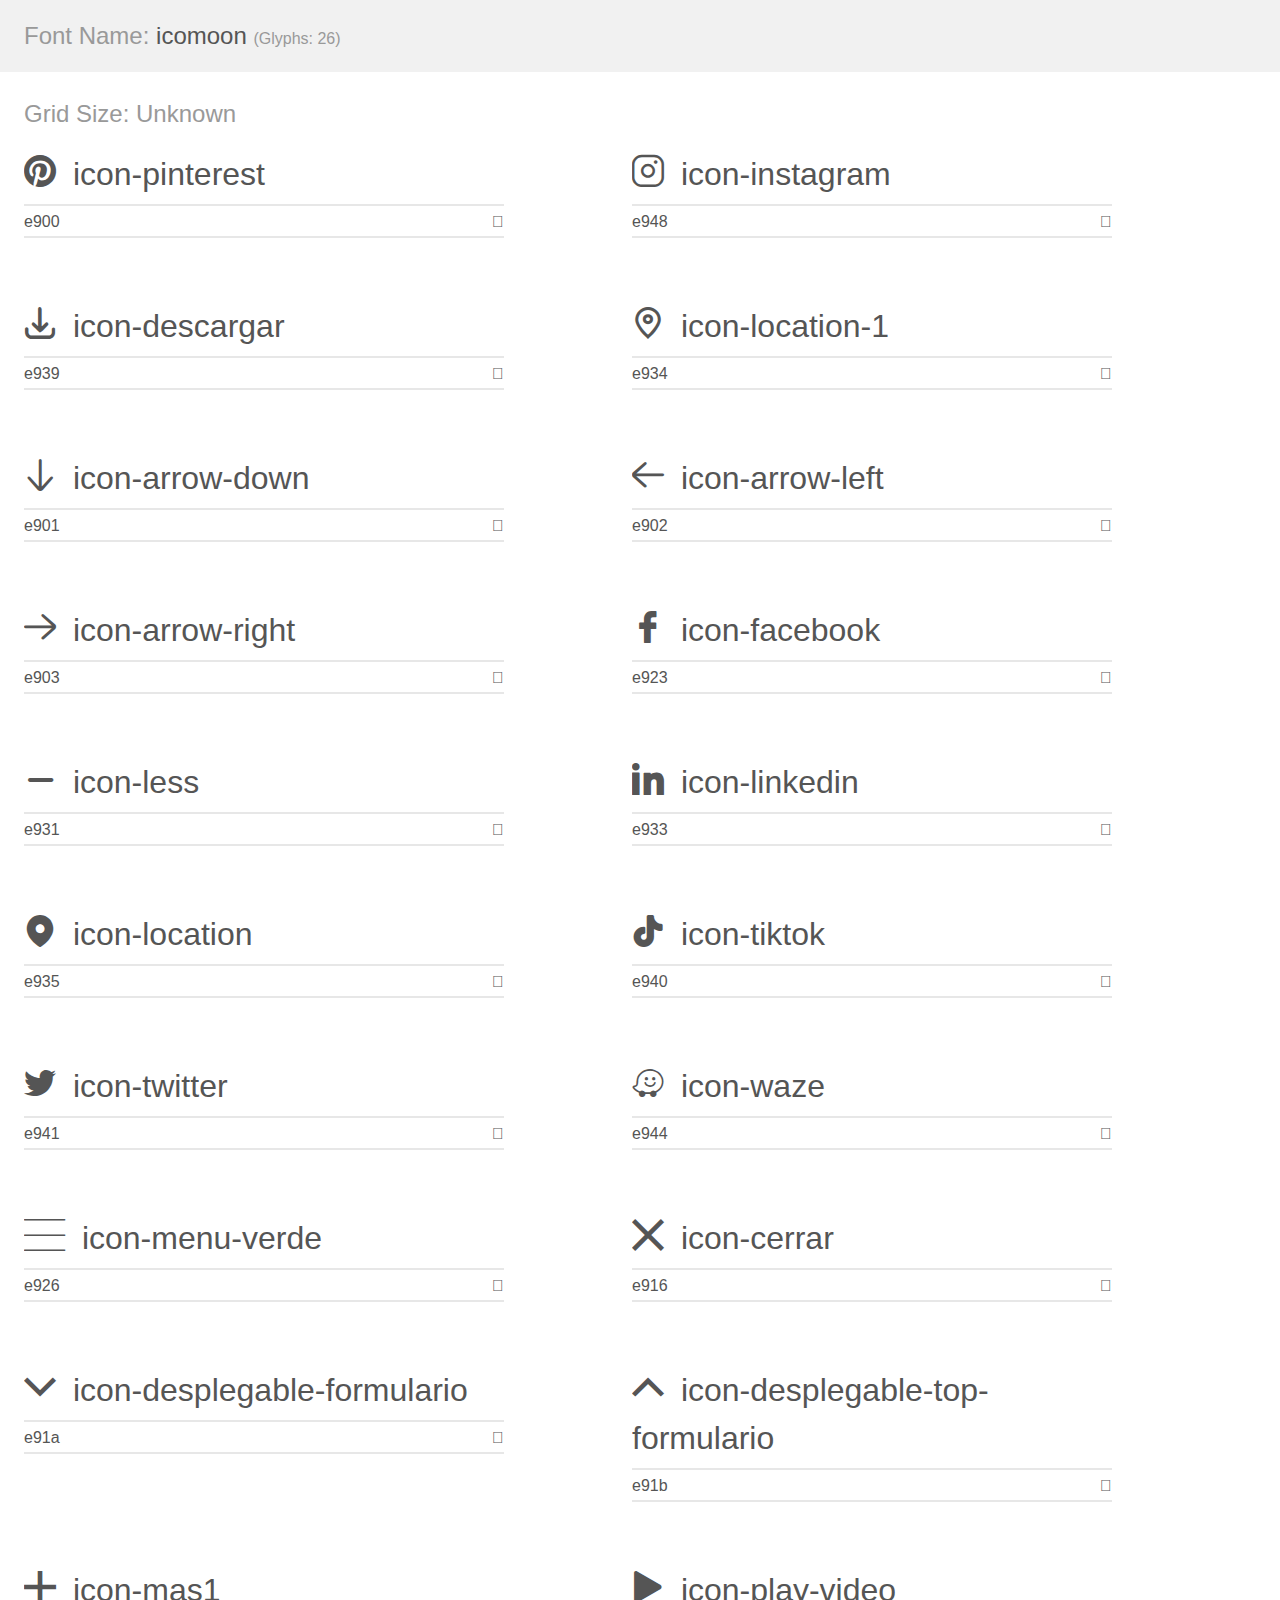
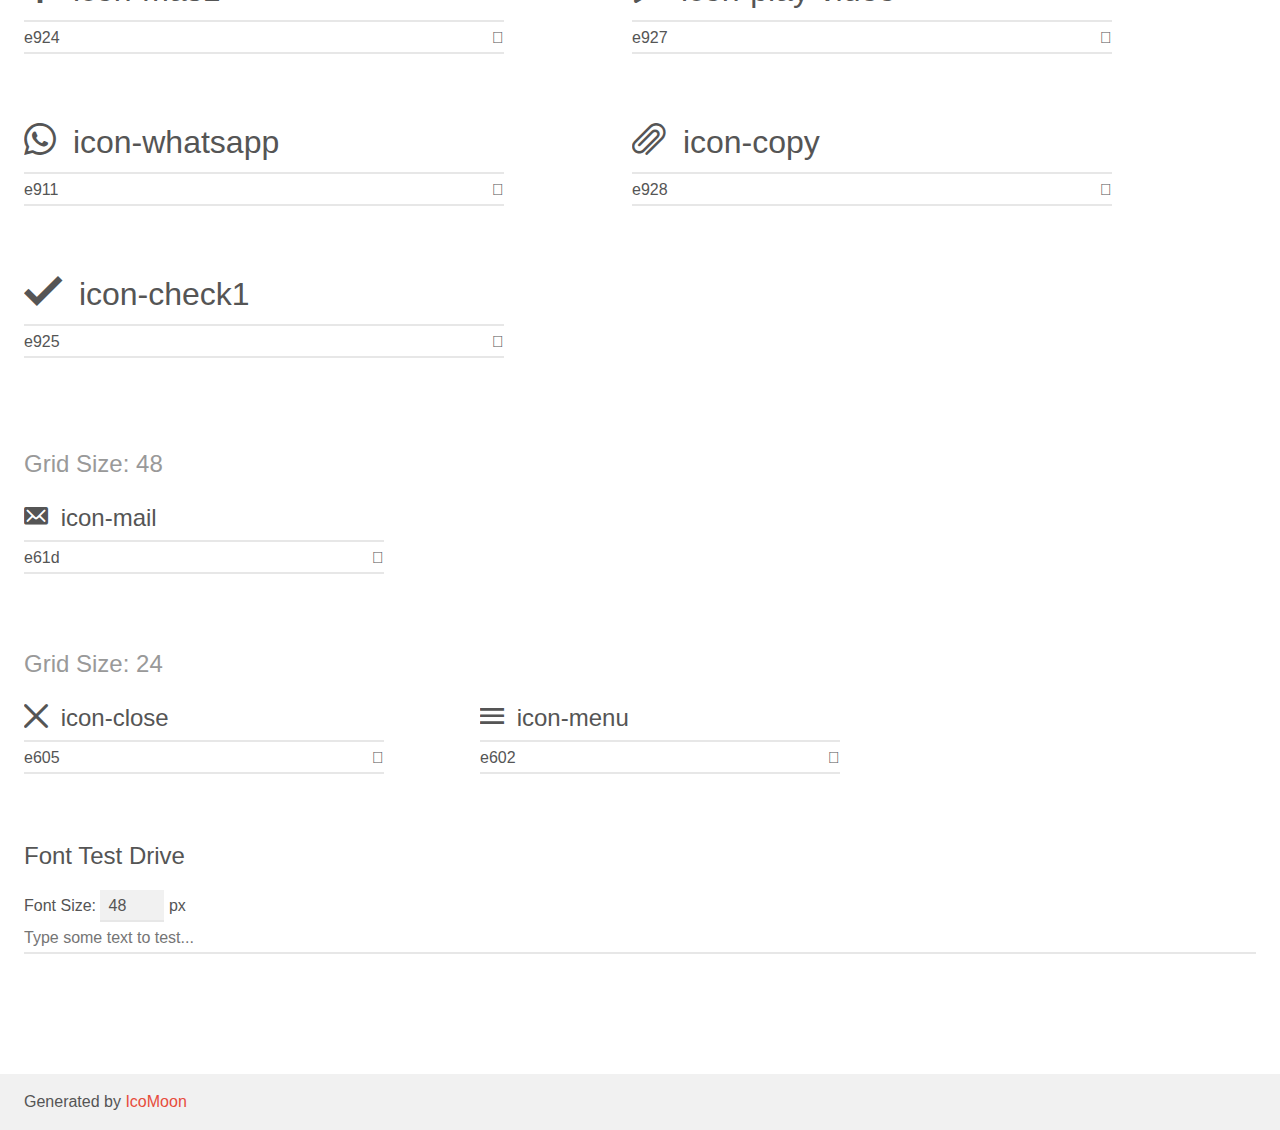
<file: icomoon/demo.html>
<!doctype html>
<html>
<head>
    <meta charset="utf-8">
    <title>IcoMoon Demo</title>
    <meta name="description" content="An Icon Font Generated By IcoMoon.io">
    <meta name="viewport" content="width=device-width, initial-scale=1">
    <link rel="stylesheet" href="demo-files/demo.css">
    <link rel="stylesheet" href="style.css"></head>
<body>
    <div class="bgc1 clearfix">
        <h1 class="mhmm mvm"><span class="fgc1">Font Name:</span> icomoon <small class="fgc1">(Glyphs:&nbsp;26)</small></h1>
    </div>
    <div class="clearfix mhl ptl">
        <h1 class="mvm mtn fgc1">Grid Size: Unknown</h1>
        <div class="glyph fs1">
            <div class="clearfix bshadow0 pbs">
                <span class="icon-pinterest"></span>
                <span class="mls"> icon-pinterest</span>
            </div>
            <fieldset class="fs0 size1of1 clearfix hidden-false">
                <input type="text" readonly value="e900" class="unit size1of2" />
                <input type="text" maxlength="1" readonly value="&#xe900;" class="unitRight size1of2 talign-right" />
            </fieldset>
            <div class="fs0 bshadow0 clearfix hidden-true">
                <span class="unit pvs fgc1">liga: </span>
                <input type="text" readonly value="" class="liga unitRight" />
            </div>
        </div>
        <div class="glyph fs1">
            <div class="clearfix bshadow0 pbs">
                <span class="icon-instagram"></span>
                <span class="mls"> icon-instagram</span>
            </div>
            <fieldset class="fs0 size1of1 clearfix hidden-false">
                <input type="text" readonly value="e948" class="unit size1of2" />
                <input type="text" maxlength="1" readonly value="&#xe948;" class="unitRight size1of2 talign-right" />
            </fieldset>
            <div class="fs0 bshadow0 clearfix hidden-true">
                <span class="unit pvs fgc1">liga: </span>
                <input type="text" readonly value="" class="liga unitRight" />
            </div>
        </div>
        <div class="glyph fs1">
            <div class="clearfix bshadow0 pbs">
                <span class="icon-descargar"></span>
                <span class="mls"> icon-descargar</span>
            </div>
            <fieldset class="fs0 size1of1 clearfix hidden-false">
                <input type="text" readonly value="e939" class="unit size1of2" />
                <input type="text" maxlength="1" readonly value="&#xe939;" class="unitRight size1of2 talign-right" />
            </fieldset>
            <div class="fs0 bshadow0 clearfix hidden-true">
                <span class="unit pvs fgc1">liga: </span>
                <input type="text" readonly value="" class="liga unitRight" />
            </div>
        </div>
        <div class="glyph fs1">
            <div class="clearfix bshadow0 pbs">
                <span class="icon-location-1"></span>
                <span class="mls"> icon-location-1</span>
            </div>
            <fieldset class="fs0 size1of1 clearfix hidden-false">
                <input type="text" readonly value="e934" class="unit size1of2" />
                <input type="text" maxlength="1" readonly value="&#xe934;" class="unitRight size1of2 talign-right" />
            </fieldset>
            <div class="fs0 bshadow0 clearfix hidden-true">
                <span class="unit pvs fgc1">liga: </span>
                <input type="text" readonly value="" class="liga unitRight" />
            </div>
        </div>
        <div class="glyph fs1">
            <div class="clearfix bshadow0 pbs">
                <span class="icon-arrow-down"></span>
                <span class="mls"> icon-arrow-down</span>
            </div>
            <fieldset class="fs0 size1of1 clearfix hidden-false">
                <input type="text" readonly value="e901" class="unit size1of2" />
                <input type="text" maxlength="1" readonly value="&#xe901;" class="unitRight size1of2 talign-right" />
            </fieldset>
            <div class="fs0 bshadow0 clearfix hidden-true">
                <span class="unit pvs fgc1">liga: </span>
                <input type="text" readonly value="" class="liga unitRight" />
            </div>
        </div>
        <div class="glyph fs1">
            <div class="clearfix bshadow0 pbs">
                <span class="icon-arrow-left"></span>
                <span class="mls"> icon-arrow-left</span>
            </div>
            <fieldset class="fs0 size1of1 clearfix hidden-false">
                <input type="text" readonly value="e902" class="unit size1of2" />
                <input type="text" maxlength="1" readonly value="&#xe902;" class="unitRight size1of2 talign-right" />
            </fieldset>
            <div class="fs0 bshadow0 clearfix hidden-true">
                <span class="unit pvs fgc1">liga: </span>
                <input type="text" readonly value="" class="liga unitRight" />
            </div>
        </div>
        <div class="glyph fs1">
            <div class="clearfix bshadow0 pbs">
                <span class="icon-arrow-right"></span>
                <span class="mls"> icon-arrow-right</span>
            </div>
            <fieldset class="fs0 size1of1 clearfix hidden-false">
                <input type="text" readonly value="e903" class="unit size1of2" />
                <input type="text" maxlength="1" readonly value="&#xe903;" class="unitRight size1of2 talign-right" />
            </fieldset>
            <div class="fs0 bshadow0 clearfix hidden-true">
                <span class="unit pvs fgc1">liga: </span>
                <input type="text" readonly value="" class="liga unitRight" />
            </div>
        </div>
        <div class="glyph fs1">
            <div class="clearfix bshadow0 pbs">
                <span class="icon-facebook"></span>
                <span class="mls"> icon-facebook</span>
            </div>
            <fieldset class="fs0 size1of1 clearfix hidden-false">
                <input type="text" readonly value="e923" class="unit size1of2" />
                <input type="text" maxlength="1" readonly value="&#xe923;" class="unitRight size1of2 talign-right" />
            </fieldset>
            <div class="fs0 bshadow0 clearfix hidden-true">
                <span class="unit pvs fgc1">liga: </span>
                <input type="text" readonly value="" class="liga unitRight" />
            </div>
        </div>
        <div class="glyph fs1">
            <div class="clearfix bshadow0 pbs">
                <span class="icon-less"></span>
                <span class="mls"> icon-less</span>
            </div>
            <fieldset class="fs0 size1of1 clearfix hidden-false">
                <input type="text" readonly value="e931" class="unit size1of2" />
                <input type="text" maxlength="1" readonly value="&#xe931;" class="unitRight size1of2 talign-right" />
            </fieldset>
            <div class="fs0 bshadow0 clearfix hidden-true">
                <span class="unit pvs fgc1">liga: </span>
                <input type="text" readonly value="" class="liga unitRight" />
            </div>
        </div>
        <div class="glyph fs1">
            <div class="clearfix bshadow0 pbs">
                <span class="icon-linkedin"></span>
                <span class="mls"> icon-linkedin</span>
            </div>
            <fieldset class="fs0 size1of1 clearfix hidden-false">
                <input type="text" readonly value="e933" class="unit size1of2" />
                <input type="text" maxlength="1" readonly value="&#xe933;" class="unitRight size1of2 talign-right" />
            </fieldset>
            <div class="fs0 bshadow0 clearfix hidden-true">
                <span class="unit pvs fgc1">liga: </span>
                <input type="text" readonly value="" class="liga unitRight" />
            </div>
        </div>
        <div class="glyph fs1">
            <div class="clearfix bshadow0 pbs">
                <span class="icon-location"></span>
                <span class="mls"> icon-location</span>
            </div>
            <fieldset class="fs0 size1of1 clearfix hidden-false">
                <input type="text" readonly value="e935" class="unit size1of2" />
                <input type="text" maxlength="1" readonly value="&#xe935;" class="unitRight size1of2 talign-right" />
            </fieldset>
            <div class="fs0 bshadow0 clearfix hidden-true">
                <span class="unit pvs fgc1">liga: </span>
                <input type="text" readonly value="" class="liga unitRight" />
            </div>
        </div>
        <div class="glyph fs1">
            <div class="clearfix bshadow0 pbs">
                <span class="icon-tiktok"></span>
                <span class="mls"> icon-tiktok</span>
            </div>
            <fieldset class="fs0 size1of1 clearfix hidden-false">
                <input type="text" readonly value="e940" class="unit size1of2" />
                <input type="text" maxlength="1" readonly value="&#xe940;" class="unitRight size1of2 talign-right" />
            </fieldset>
            <div class="fs0 bshadow0 clearfix hidden-true">
                <span class="unit pvs fgc1">liga: </span>
                <input type="text" readonly value="" class="liga unitRight" />
            </div>
        </div>
        <div class="glyph fs1">
            <div class="clearfix bshadow0 pbs">
                <span class="icon-twitter"></span>
                <span class="mls"> icon-twitter</span>
            </div>
            <fieldset class="fs0 size1of1 clearfix hidden-false">
                <input type="text" readonly value="e941" class="unit size1of2" />
                <input type="text" maxlength="1" readonly value="&#xe941;" class="unitRight size1of2 talign-right" />
            </fieldset>
            <div class="fs0 bshadow0 clearfix hidden-true">
                <span class="unit pvs fgc1">liga: </span>
                <input type="text" readonly value="" class="liga unitRight" />
            </div>
        </div>
        <div class="glyph fs1">
            <div class="clearfix bshadow0 pbs">
                <span class="icon-waze"></span>
                <span class="mls"> icon-waze</span>
            </div>
            <fieldset class="fs0 size1of1 clearfix hidden-false">
                <input type="text" readonly value="e944" class="unit size1of2" />
                <input type="text" maxlength="1" readonly value="&#xe944;" class="unitRight size1of2 talign-right" />
            </fieldset>
            <div class="fs0 bshadow0 clearfix hidden-true">
                <span class="unit pvs fgc1">liga: </span>
                <input type="text" readonly value="" class="liga unitRight" />
            </div>
        </div>
        <div class="glyph fs1">
            <div class="clearfix bshadow0 pbs">
                <span class="icon-menu-verde"></span>
                <span class="mls"> icon-menu-verde</span>
            </div>
            <fieldset class="fs0 size1of1 clearfix hidden-false">
                <input type="text" readonly value="e926" class="unit size1of2" />
                <input type="text" maxlength="1" readonly value="&#xe926;" class="unitRight size1of2 talign-right" />
            </fieldset>
            <div class="fs0 bshadow0 clearfix hidden-true">
                <span class="unit pvs fgc1">liga: </span>
                <input type="text" readonly value="" class="liga unitRight" />
            </div>
        </div>
        <div class="glyph fs1">
            <div class="clearfix bshadow0 pbs">
                <span class="icon-cerrar"></span>
                <span class="mls"> icon-cerrar</span>
            </div>
            <fieldset class="fs0 size1of1 clearfix hidden-false">
                <input type="text" readonly value="e916" class="unit size1of2" />
                <input type="text" maxlength="1" readonly value="&#xe916;" class="unitRight size1of2 talign-right" />
            </fieldset>
            <div class="fs0 bshadow0 clearfix hidden-true">
                <span class="unit pvs fgc1">liga: </span>
                <input type="text" readonly value="" class="liga unitRight" />
            </div>
        </div>
        <div class="glyph fs1">
            <div class="clearfix bshadow0 pbs">
                <span class="icon-desplegable-formulario"></span>
                <span class="mls"> icon-desplegable-formulario</span>
            </div>
            <fieldset class="fs0 size1of1 clearfix hidden-false">
                <input type="text" readonly value="e91a" class="unit size1of2" />
                <input type="text" maxlength="1" readonly value="&#xe91a;" class="unitRight size1of2 talign-right" />
            </fieldset>
            <div class="fs0 bshadow0 clearfix hidden-true">
                <span class="unit pvs fgc1">liga: </span>
                <input type="text" readonly value="" class="liga unitRight" />
            </div>
        </div>
        <div class="glyph fs1">
            <div class="clearfix bshadow0 pbs">
                <span class="icon-desplegable-top-formulario"></span>
                <span class="mls"> icon-desplegable-top-formulario</span>
            </div>
            <fieldset class="fs0 size1of1 clearfix hidden-false">
                <input type="text" readonly value="e91b" class="unit size1of2" />
                <input type="text" maxlength="1" readonly value="&#xe91b;" class="unitRight size1of2 talign-right" />
            </fieldset>
            <div class="fs0 bshadow0 clearfix hidden-true">
                <span class="unit pvs fgc1">liga: </span>
                <input type="text" readonly value="" class="liga unitRight" />
            </div>
        </div>
        <div class="glyph fs1">
            <div class="clearfix bshadow0 pbs">
                <span class="icon-mas1"></span>
                <span class="mls"> icon-mas1</span>
            </div>
            <fieldset class="fs0 size1of1 clearfix hidden-false">
                <input type="text" readonly value="e924" class="unit size1of2" />
                <input type="text" maxlength="1" readonly value="&#xe924;" class="unitRight size1of2 talign-right" />
            </fieldset>
            <div class="fs0 bshadow0 clearfix hidden-true">
                <span class="unit pvs fgc1">liga: </span>
                <input type="text" readonly value="" class="liga unitRight" />
            </div>
        </div>
        <div class="glyph fs1">
            <div class="clearfix bshadow0 pbs">
                <span class="icon-play-video"></span>
                <span class="mls"> icon-play-video</span>
            </div>
            <fieldset class="fs0 size1of1 clearfix hidden-false">
                <input type="text" readonly value="e927" class="unit size1of2" />
                <input type="text" maxlength="1" readonly value="&#xe927;" class="unitRight size1of2 talign-right" />
            </fieldset>
            <div class="fs0 bshadow0 clearfix hidden-true">
                <span class="unit pvs fgc1">liga: </span>
                <input type="text" readonly value="" class="liga unitRight" />
            </div>
        </div>
        <div class="glyph fs1">
            <div class="clearfix bshadow0 pbs">
                <span class="icon-whatsapp"></span>
                <span class="mls"> icon-whatsapp</span>
            </div>
            <fieldset class="fs0 size1of1 clearfix hidden-false">
                <input type="text" readonly value="e911" class="unit size1of2" />
                <input type="text" maxlength="1" readonly value="&#xe911;" class="unitRight size1of2 talign-right" />
            </fieldset>
            <div class="fs0 bshadow0 clearfix hidden-true">
                <span class="unit pvs fgc1">liga: </span>
                <input type="text" readonly value="" class="liga unitRight" />
            </div>
        </div>
        <div class="glyph fs1">
            <div class="clearfix bshadow0 pbs">
                <span class="icon-copy"></span>
                <span class="mls"> icon-copy</span>
            </div>
            <fieldset class="fs0 size1of1 clearfix hidden-false">
                <input type="text" readonly value="e928" class="unit size1of2" />
                <input type="text" maxlength="1" readonly value="&#xe928;" class="unitRight size1of2 talign-right" />
            </fieldset>
            <div class="fs0 bshadow0 clearfix hidden-true">
                <span class="unit pvs fgc1">liga: </span>
                <input type="text" readonly value="" class="liga unitRight" />
            </div>
        </div>
        <div class="glyph fs1">
            <div class="clearfix bshadow0 pbs">
                <span class="icon-check1"></span>
                <span class="mls"> icon-check1</span>
            </div>
            <fieldset class="fs0 size1of1 clearfix hidden-false">
                <input type="text" readonly value="e925" class="unit size1of2" />
                <input type="text" maxlength="1" readonly value="&#xe925;" class="unitRight size1of2 talign-right" />
            </fieldset>
            <div class="fs0 bshadow0 clearfix hidden-true">
                <span class="unit pvs fgc1">liga: </span>
                <input type="text" readonly value="" class="liga unitRight" />
            </div>
        </div>
    </div>
    <div class="clearfix mhl ptl">
        <h1 class="mvm mtn fgc1">Grid Size: 48</h1>
        <div class="glyph fs2">
            <div class="clearfix bshadow0 pbs">
                <span class="icon-mail"></span>
                <span class="mls"> icon-mail</span>
            </div>
            <fieldset class="fs0 size1of1 clearfix hidden-false">
                <input type="text" readonly value="e61d" class="unit size1of2" />
                <input type="text" maxlength="1" readonly value="&#xe61d;" class="unitRight size1of2 talign-right" />
            </fieldset>
            <div class="fs0 bshadow0 clearfix hidden-true">
                <span class="unit pvs fgc1">liga: </span>
                <input type="text" readonly value="" class="liga unitRight" />
            </div>
        </div>
    </div>
    <div class="clearfix mhl ptl">
        <h1 class="mvm mtn fgc1">Grid Size: 24</h1>
        <div class="glyph fs3">
            <div class="clearfix bshadow0 pbs">
                <span class="icon-close"></span>
                <span class="mls"> icon-close</span>
            </div>
            <fieldset class="fs0 size1of1 clearfix hidden-false">
                <input type="text" readonly value="e605" class="unit size1of2" />
                <input type="text" maxlength="1" readonly value="&#xe605;" class="unitRight size1of2 talign-right" />
            </fieldset>
            <div class="fs0 bshadow0 clearfix hidden-true">
                <span class="unit pvs fgc1">liga: </span>
                <input type="text" readonly value="" class="liga unitRight" />
            </div>
        </div>
        <div class="glyph fs3">
            <div class="clearfix bshadow0 pbs">
                <span class="icon-menu"></span>
                <span class="mls"> icon-menu</span>
            </div>
            <fieldset class="fs0 size1of1 clearfix hidden-false">
                <input type="text" readonly value="e602" class="unit size1of2" />
                <input type="text" maxlength="1" readonly value="&#xe602;" class="unitRight size1of2 talign-right" />
            </fieldset>
            <div class="fs0 bshadow0 clearfix hidden-true">
                <span class="unit pvs fgc1">liga: </span>
                <input type="text" readonly value="" class="liga unitRight" />
            </div>
        </div>
    </div>

    <!--[if gt IE 8]><!-->
    <div class="mhl clearfix mbl">
        <h1>Font Test Drive</h1>
        <label>
            Font Size: <input id="fontSize" type="number" class="textbox0 mbm"
            min="8" value="48" />
            px
        </label>
        <input id="testText" type="text" class="phl size1of1 mvl"
        placeholder="Type some text to test..." value=""/>
        <div id="testDrive" class="icon-" style="font-family: icomoon">&nbsp;
        </div>
    </div>
    <!--<![endif]-->
    <div class="bgc1 clearfix">
        <p class="mhl">Generated by <a href="https://icomoon.io/app">IcoMoon</a></p>
    </div>

    <script src="demo-files/demo.js"></script>
</body>
</html>
</file>
<file: css/blocks_styl.css>
.cf{zoom:1}.cf:after,.cf:before{content:"";display:table}.cf:after{clear:both}.titleStandard{font-size:calc(80px + (200 - 80) * ((100vw - 425px) / (1920 - 425)));margin-bottom:0;font-family:'schnyder_x_cond_xl_lightRg',sans-serif;color:#d57e62}.titleStandard strong{font-weight:normal;font-family:'pp_editorial_newultraLtIt',sans-serif;font-size:calc(65px + (180 - 65) * ((100vw - 425px) / (1920 - 425)))}.titleStandard2{font-size:calc(35px + (50 - 35) * ((100vw - 425px) / (1920 - 425)));margin-bottom:0;font-family:'Brygada 1918',sans-serif;color:#1a1a1a}.titleStandard3{line-height:1.25;margin-bottom:0;font-family:'schnyder_x_cond_xl_lightRg',sans-serif;color:#d57e62;font-size:calc(80px + (170 - 80) * ((100vw - 425px) / (1920 - 425)))}.titleStandard3 strong{font-weight:normal}.titleStandard4{line-height:1.25;margin-bottom:0;font-family:'Brygada 1918',sans-serif;color:#1a1a1a;font-size:calc(32px + (50 - 32) * ((100vw - 425px) / (1920 - 425)))}.titleStandard4 strong{font-size:calc(28px + (45 - 28) * ((100vw - 425px) / (1920 - 425)))}.paragraphText{font-family:'interlight',sans-serif;font-weight:400}.paragraphText p{color:#000;line-height:1.5;font-size:14px;font-family:'interlight',sans-serif;font-weight:400}.paragraphText p strong{font-family:'interlight',sans-serif}.paragraphText p a{color:#0031d4}@media screen and (min-width:1025px){.paragraphText p a:hover{text-decoration:underline}}.paragraphText p:last-child{margin-bottom:0}.paragraphText p:last-of-type{margin-bottom:0}.paragraphText li{position:relative;padding-left:24px;color:#000;font-size:14px;margin-bottom:15px;line-height:1.5;font-family:'interlight',sans-serif;font-weight:400}.paragraphText li a{color:#0031d4}@media screen and (min-width:1025px){.paragraphText li a:hover{text-decoration:underline}}.paragraphText li strong{font-family:'interlight',sans-serif}.paragraphText li:before{content:'';width:5px;height:5px;border-radius:100%;background-color:#1a1a1a;position:absolute;left:0;top:10px}.paragraphText li:last-of-type{margin-bottom:0}
.cf{zoom:1}.cf:after,.cf:before{content:"";display:table}.cf:after{clear:both}.buttonStandard{height:46px;min-width:125px;padding:0 24px;margin:0;border:0;-webkit-box-shadow:none;box-shadow:none;-webkit-box-sizing:border-box;-moz-box-sizing:border-box;box-sizing:border-box;position:relative;display:-webkit-box;display:-moz-box;display:-webkit-flex;display:-ms-flexbox;display:box;display:flex;-webkit-box-pack:center;-moz-box-pack:center;-o-box-pack:center;-ms-flex-pack:center;-webkit-justify-content:center;justify-content:center;-webkit-box-align:center;-moz-box-align:center;-o-box-align:center;-ms-flex-align:center;-webkit-align-items:center;align-items:center;text-align:center;font-size:16px;line-height:.9;letter-spacing:4px;text-transform:uppercase;color:#1a1a1a;font-family:'Brygada 1918',sans-serif;font-weight:600;-webkit-transition:400ms all;-moz-transition:400ms all;-o-transition:400ms all;-ms-transition:400ms all;transition:400ms all;background-color:#000;border-radius:50px;overflow:hidden}.buttonStandard span{margin:0;-webkit-transition:-webkit-transform 300ms;-moz-transition:-moz-transform 300ms;-o-transition:-o-transform 300ms;-ms-transition:-ms-transform 300ms;transition:transform 300ms;-webkit-box-sizing:border-box;-moz-box-sizing:border-box;box-sizing:border-box}.buttonStandard span:nth-of-type(2){position:absolute;width:100%;height:100%;display:-webkit-box;display:-moz-box;display:-webkit-flex;display:-ms-flexbox;display:box;display:flex;-webkit-box-align:center;-moz-box-align:center;-o-box-align:center;-ms-flex-align:center;-webkit-align-items:center;align-items:center;-webkit-box-pack:center;-moz-box-pack:center;-o-box-pack:center;-ms-flex-pack:center;-webkit-justify-content:center;justify-content:center;background-color:#000;-webkit-transition:-webkit-transform 300ms;-moz-transition:-moz-transform 300ms;-o-transition:-o-transform 300ms;-ms-transition:-ms-transform 300ms;transition:transform 300ms;-webkit-transform:translateY(100%);-moz-transform:translateY(100%);-o-transform:translateY(100%);-ms-transform:translateY(100%);transform:translateY(100%)}.buttonStandard:after{content:""}.buttonStandard i{font-size:15px;line-height:1;position:relative;z-index:2}@media screen and (min-width:1025px){.buttonStandard:hover{background-color:#fff8ed;color:#fff}}.buttonStandard.white{background-color:#fff;color:#efefef;border:1px solid #fff}@media screen and (min-width:1025px){.buttonStandard.white:hover{background-color:transparent;color:#fff}}.buttonStandard.green{border:1px solid #efefef;background-color:transparent;color:#000}.buttonStandard.green span:nth-of-type(2){background-color:#efefef}@media screen and (min-width:1025px){.buttonStandard.green:hover{color:#fff}.buttonStandard.green:hover i{color:#fff}}.buttonStandard.border{background-color:transparent;border:1px solid #1a1a1a;color:#1a1a1a}@media screen and (min-width:1025px){.buttonStandard.border:hover{background-color:#1a1a1a;color:#fff}}.buttonStandard.transparent{background-color:transparent;border:1px solid #fff;color:#fff}@media screen and (min-width:1025px){.buttonStandard.transparent:hover{background-color:#fff;color:#1a1a1a}}.buttonStandard.borderWhite{background-color:transparent;border:1px solid #fff;color:#fff}@media screen and (min-width:1025px){.buttonStandard.borderWhite:hover{background-color:#e6eef7;color:#efefef}}.buttonStandard.borderBlue{background-color:transparent;border:1px solid #efefef;color:#efefef}@media screen and (min-width:1025px){.buttonStandard.borderBlue:hover{background-color:#e6eef7;color:#efefef}}.buttonStandard.icon i{margin-left:10px;font-size:16px}.buttonStandard.iconRight i{margin-right:10px;font-size:16px}.buttonStandard.link{color:#1b5fff;text-transform:uppercase;height:initial;min-width:initial;background-color:initial;font-size:18px;font-family:'interlight',sans-serif}.buttonStandard.iconPlay{border:1px solid #f9fafc;background-color:transparent;border-radius:46px;min-width:214px}.buttonStandard.iconPlay i{color:#fff;font-size:30px;-webkit-transition:400ms margin-right;-moz-transition:400ms margin-right;-o-transition:400ms margin-right;-ms-transition:400ms margin-right;transition:400ms margin-right}.buttonStandard.iconPlay span{color:#fff;font-size:16px;font-family:'interlight',sans-serif;width:0;-webkit-transition:400ms width, opacity 200ms;-moz-transition:400ms width, opacity 200ms;-o-transition:400ms width, opacity 200ms;-ms-transition:400ms width, opacity 200ms;transition:400ms width, opacity 200ms;white-space:nowrap;opacity:0;-ms-filter:"progid:DXImageTransform.Microsoft.Alpha(Opacity=0)";filter:alpha(opacity=0)}@media screen and (min-width:1025px){.buttonStandard.iconPlay:hover i{margin-right:15px}.buttonStandard.iconPlay:hover span{width:72px;opacity:1;-ms-filter:none;filter:none}}.buttonStandardLink{margin:0;-webkit-box-sizing:border-box;-moz-box-sizing:border-box;box-sizing:border-box;display:-webkit-box;display:-moz-box;display:-webkit-flex;display:-ms-flexbox;display:box;display:flex;-webkit-box-align:center;-moz-box-align:center;-o-box-align:center;-ms-flex-align:center;-webkit-align-items:center;align-items:center;-webkit-transition:300ms all;-moz-transition:300ms all;-o-transition:300ms all;-ms-transition:300ms all;transition:300ms all;width:fit-content;color:#1a1a1a;line-height:1;font-family:'Brygada 1918',sans-serif;font-weight:600;text-transform:uppercase;font-size:16px;background-color:transparent;border:0;position:relative;padding-left:18px;padding-right:60px;letter-spacing:4px}.buttonStandardLink:before{content:"";width:6px;height:6px;background-color:#1a1a1a;border-radius:100%;position:absolute;top:4px;left:0}.buttonStandardLink:after{content:"";width:44px;height:1px;background-color:#1a1a1a;position:absolute;right:0;top:6px}.buttonStandardLink .icon-flecha{font-size:10px;margin-left:10px;padding-top:4px;color:#d57e62}.buttonStandardLink span{position:relative;display:inline-block}@media screen and (max-width:1280px){.buttonStandardLink{font-size:12px;letter-spacing:3.12px;font-family:'interlight',sans-serif}}
.cf{zoom:1}.cf:after,.cf:before{content:"";display:table}.cf:after{clear:both}@media screen and (min-width:1024px){.scroll-item{opacity:0;-ms-filter:"progid:DXImageTransform.Microsoft.Alpha(Opacity=0)";filter:alpha(opacity=0)}.initAnima{will-change:transform;opacity:0;-ms-filter:"progid:DXImageTransform.Microsoft.Alpha(Opacity=0)";filter:alpha(opacity=0);-webkit-transition:opacity 1.2s cubic-bezier(0.165, 0.84, 0.44, 1), -webkit-transform 1.2s cubic-bezier(0.165, 0.84, 0.44, 1);-moz-transition:opacity 1.2s cubic-bezier(0.165, 0.84, 0.44, 1), -moz-transform 1.2s cubic-bezier(0.165, 0.84, 0.44, 1);-o-transition:opacity 1.2s cubic-bezier(0.165, 0.84, 0.44, 1), -o-transform 1.2s cubic-bezier(0.165, 0.84, 0.44, 1);-ms-transition:opacity 1.2s cubic-bezier(0.165, 0.84, 0.44, 1), -ms-transform 1.2s cubic-bezier(0.165, 0.84, 0.44, 1);transition:opacity 1.2s cubic-bezier(0.165, 0.84, 0.44, 1), transform 1.2s cubic-bezier(0.165, 0.84, 0.44, 1);-webkit-transform:translateY(6rem);-moz-transform:translateY(6rem);-o-transform:translateY(6rem);-ms-transform:translateY(6rem);transform:translateY(6rem);-webkit-transform-origin:top center;-moz-transform-origin:top center;-o-transform-origin:top center;-ms-transform-origin:top center;transform-origin:top center}.initAnima.animaActive{opacity:1;-ms-filter:none;filter:none;-webkit-transform:translateY(0);-moz-transform:translateY(0);-o-transform:translateY(0);-ms-transform:translateY(0);transform:translateY(0)}.down-up,.up-down,.left-right,.right-left,.small-big,.big-small,.opacity{-webkit-transform-origin:top center;-moz-transform-origin:top center;-o-transform-origin:top center;-ms-transform-origin:top center;transform-origin:top center;will-change:transform;opacity:0;-ms-filter:"progid:DXImageTransform.Microsoft.Alpha(Opacity=0)";filter:alpha(opacity=0);-webkit-transition:opacity 1.2s cubic-bezier(0.165, 0.84, 0.44, 1), -webkit-transform 1.2s cubic-bezier(0.165, 0.84, 0.44, 1);-moz-transition:opacity 1.2s cubic-bezier(0.165, 0.84, 0.44, 1), -moz-transform 1.2s cubic-bezier(0.165, 0.84, 0.44, 1);-o-transition:opacity 1.2s cubic-bezier(0.165, 0.84, 0.44, 1), -o-transform 1.2s cubic-bezier(0.165, 0.84, 0.44, 1);-ms-transition:opacity 1.2s cubic-bezier(0.165, 0.84, 0.44, 1), -ms-transform 1.2s cubic-bezier(0.165, 0.84, 0.44, 1);transition:opacity 1.2s cubic-bezier(0.165, 0.84, 0.44, 1), transform 1.2s cubic-bezier(0.165, 0.84, 0.44, 1)}.down-up.active,.up-down.active,.left-right.active,.right-left.active,.small-big.active,.big-small.active,.opacity.active{opacity:1;-ms-filter:none;filter:none}.down-up{-webkit-transform:scaleY(1.26) translateY(2rem);-moz-transform:scaleY(1.26) translateY(2rem);-o-transform:scaleY(1.26) translateY(2rem);-ms-transform:scaleY(1.26) translateY(2rem);transform:scaleY(1.26) translateY(2rem)}.down-up.active{-webkit-transform:scaleY(1) translateY(0);-moz-transform:scaleY(1) translateY(0);-o-transform:scaleY(1) translateY(0);-ms-transform:scaleY(1) translateY(0);transform:scaleY(1) translateY(0)}.up-down{-webkit-transform:translateY(-2rem);-moz-transform:translateY(-2rem);-o-transform:translateY(-2rem);-ms-transform:translateY(-2rem);transform:translateY(-2rem)}.up-down.active{-webkit-transform:translateY(0);-moz-transform:translateY(0);-o-transform:translateY(0);-ms-transform:translateY(0);transform:translateY(0)}.left-right{-webkit-transform:translateX(-2rem);-moz-transform:translateX(-2rem);-o-transform:translateX(-2rem);-ms-transform:translateX(-2rem);transform:translateX(-2rem)}.left-right.active{-webkit-transform:translateX(0);-moz-transform:translateX(0);-o-transform:translateX(0);-ms-transform:translateX(0);transform:translateX(0)}.right-left{-webkit-transform:translateX(4rem);-moz-transform:translateX(4rem);-o-transform:translateX(4rem);-ms-transform:translateX(4rem);transform:translateX(4rem)}.right-left.active{-webkit-transform:translateX(0);-moz-transform:translateX(0);-o-transform:translateX(0);-ms-transform:translateX(0);transform:translateX(0)}.small-big{-webkit-transform:scale(.9);-moz-transform:scale(.9);-o-transform:scale(.9);-ms-transform:scale(.9);transform:scale(.9)}.small-big.active{-webkit-transform:scale(1);-moz-transform:scale(1);-o-transform:scale(1);-ms-transform:scale(1);transform:scale(1)}.big-small{-webkit-transform:scale(1.1);-moz-transform:scale(1.1);-o-transform:scale(1.1);-ms-transform:scale(1.1);transform:scale(1.1)}.big-small.active{-webkit-transform:scale(1);-moz-transform:scale(1);-o-transform:scale(1);-ms-transform:scale(1);transform:scale(1)}}
.cf{zoom:1}.cf:after,.cf:before{content:"";display:table}.cf:after{clear:both}
.cf{zoom:1}.cf:after,.cf:before{content:"";display:table}.cf:after{clear:both}
.cf{zoom:1}.cf:after,.cf:before{content:"";display:table}.cf:after{clear:both}
.cf{zoom:1}.cf:after,.cf:before{content:"";display:table}.cf:after{clear:both}
.cf{zoom:1}.cf:after,.cf:before{content:"";display:table}.cf:after{clear:both}
.cf{zoom:1}.cf:after,.cf:before{content:"";display:table}.cf:after{clear:both}
.cf{zoom:1}.cf:after,.cf:before{content:"";display:table}.cf:after{clear:both}
.cf{zoom:1}.cf:after,.cf:before{content:"";display:table}.cf:after{clear:both}.wrapp-iframe-general{width:100%;-webkit-box-sizing:border-box;-moz-box-sizing:border-box;box-sizing:border-box;padding:6px;overflow:hidden;background-color:#9fab26;display:block;padding-top:0}.wrapp-iframe-general:first-child{padding-top:6px}.name-dev{position:absolute;top:2px;left:0;font-family:'Arial',sans-serif;color:#9fab26;border-bottom:2px solid #9fab26;text-transform:uppercase;margin-left:15px}.btn-copy{background-color:#9fab26;display:inline-block;color:#fff;margin-bottom:10px;padding:5px;cursor:pointer}.btn-copy.hover{background-color:#808080}.inner-general{background:#fff;padding:20px 0}.general-wrapper{padding:10px;border:1px dashed #808080;width:98%;margin:auto;margin-top:30px}.block-general{padding:5px}
.cf{zoom:1}.cf:after,.cf:before{content:"";display:table}.cf:after{clear:both}.b1{position:relative;z-index:1;-webkit-box-sizing:border-box;-moz-box-sizing:border-box;box-sizing:border-box;overflow:hidden}.b1 .b15Trama{z-index:12;bottom:-8px}.b1 .swiper-container{-webkit-transition:opacity 0.6s ease, -webkit-transform 0.3s ease;-moz-transition:opacity 0.6s ease, -moz-transform 0.3s ease;-o-transition:opacity 0.6s ease, -o-transform 0.3s ease;-ms-transition:opacity 0.6s ease, -ms-transform 0.3s ease;transition:opacity 0.6s ease, transform 0.3s ease}.b1Swiper{background-color:#000}.b1Swiper.noSwiper .b1Pagination{display:none}.b1Swiper.noSwiper .swiper-slide .b1SlideTextTitle,.b1Swiper.noSwiper .swiper-slide .b1SlideParagraph,.b1Swiper.noSwiper .swiper-slide .b1SlideTextButton{opacity:1;-ms-filter:none;filter:none;-webkit-animation:b1Translate 800ms forwards;-moz-animation:b1Translate 800ms forwards;-o-animation:b1Translate 800ms forwards;-ms-animation:b1Translate 800ms forwards;animation:b1Translate 800ms forwards;-webkit-transition-delay:650ms;-moz-transition-delay:650ms;-o-transition-delay:650ms;-ms-transition-delay:650ms;transition-delay:650ms}.b1Swiper.noSwiper .swiper-slide .b1SlideTextTitle{-webkit-animation-delay:600ms;-moz-animation-delay:600ms;-o-animation-delay:600ms;-ms-animation-delay:600ms;animation-delay:600ms}.b1Swiper.noSwiper .swiper-slide .b1SlideParagraph{-webkit-animation-delay:700ms;-moz-animation-delay:700ms;-o-animation-delay:700ms;-ms-animation-delay:700ms;animation-delay:700ms;-webkit-transition-delay:750ms;-moz-transition-delay:750ms;-o-transition-delay:750ms;-ms-transition-delay:750ms;transition-delay:750ms}.b1Swiper.noSwiper .swiper-slide .b1SlideTextButton{-webkit-animation-delay:800ms;-moz-animation-delay:800ms;-o-animation-delay:800ms;-ms-animation-delay:800ms;animation-delay:800ms;-webkit-transition-delay:850ms;-moz-transition-delay:850ms;-o-transition-delay:850ms;-ms-transition-delay:850ms;transition-delay:850ms}:not(.noSwiper) .swiper-slide{overflow:hidden;-webkit-backface-visibility:hidden;-moz-backface-visibility:hidden;-ms-backface-visibility:hidden;backface-visibility:hidden;-webkit-backface-visibility:hidden}:not(.noSwiper) .swiper-slide .b1PictureImage{-webkit-transition:1000ms -webkit-transform;-moz-transition:1000ms -moz-transform;-o-transition:1000ms -o-transform;-ms-transition:1000ms -ms-transform;transition:1000ms transform}:not(.noSwiper) .swiper-slide .b1SlideTextTitle,:not(.noSwiper) .swiper-slide .b1SlideParagraph,:not(.noSwiper) .swiper-slide .b1SlideTextButton{-webkit-transform-origin:top center;-moz-transform-origin:top center;-o-transform-origin:top center;-ms-transform-origin:top center;transform-origin:top center;opacity:0;-ms-filter:"progid:DXImageTransform.Microsoft.Alpha(Opacity=0)";filter:alpha(opacity=0);-webkit-transition:600ms all;-moz-transition:600ms all;-o-transition:600ms all;-ms-transition:600ms all;transition:600ms all}:not(.noSwiper) .swiper-slide.swiper-slide-active .b1SlideTextTitle,:not(.noSwiper) .swiper-slide.swiper-slide-active .b1SlideParagraph,:not(.noSwiper) .swiper-slide.swiper-slide-active .b1SlideTextButton{opacity:1;-ms-filter:none;filter:none;-webkit-animation:b1Translate 600ms forwards;-moz-animation:b1Translate 600ms forwards;-o-animation:b1Translate 600ms forwards;-ms-animation:b1Translate 600ms forwards;animation:b1Translate 600ms forwards;-webkit-transition-delay:1000ms;-moz-transition-delay:1000ms;-o-transition-delay:1000ms;-ms-transition-delay:1000ms;transition-delay:1000ms}:not(.noSwiper) .swiper-slide.swiper-slide-active .b1SlideTextButton{-webkit-animation:b1Translate 800ms forwards;-moz-animation:b1Translate 800ms forwards;-o-animation:b1Translate 800ms forwards;-ms-animation:b1Translate 800ms forwards;animation:b1Translate 800ms forwards}:not(.noSwiper) .swiper-slide.swiper-slide-active .b1SlideTextTitle{-webkit-animation-delay:1000ms;-moz-animation-delay:1000ms;-o-animation-delay:1000ms;-ms-animation-delay:1000ms;animation-delay:1000ms}:not(.noSwiper) .swiper-slide.swiper-slide-active .b1SlideParagraph{-webkit-animation-delay:1100ms;-moz-animation-delay:1100ms;-o-animation-delay:1100ms;-ms-animation-delay:1100ms;animation-delay:1100ms;-webkit-transition-delay:1100ms;-moz-transition-delay:1100ms;-o-transition-delay:1100ms;-ms-transition-delay:1100ms;transition-delay:1100ms}:not(.noSwiper) .swiper-slide.swiper-slide-active .b1SlideTextButton{-webkit-animation-delay:800ms;-moz-animation-delay:800ms;-o-animation-delay:800ms;-ms-animation-delay:800ms;animation-delay:800ms;-webkit-transition-delay:850ms;-moz-transition-delay:850ms;-o-transition-delay:850ms;-ms-transition-delay:850ms;transition-delay:850ms}.swiper-pagination-bullet{background:none !important;margin:0 !important;width:34px !important;height:34px !important;opacity:1;-ms-filter:none;filter:none;visibility:visible;-webkit-box-sizing:border-box;-moz-box-sizing:border-box;box-sizing:border-box;border:1px solid transparent;display:-webkit-box;display:-moz-box;display:-webkit-flex;display:-ms-flexbox;display:box;display:flex;-webkit-box-align:center;-moz-box-align:center;-o-box-align:center;-ms-flex-align:center;-webkit-align-items:center;align-items:center;-webkit-box-pack:center;-moz-box-pack:center;-o-box-pack:center;-ms-flex-pack:center;-webkit-justify-content:center;justify-content:center;border-radius:100%;-webkit-transition:500ms border-color;-moz-transition:500ms border-color;-o-transition:500ms border-color;-ms-transition:500ms border-color;transition:500ms border-color;margin-left:6px !important}.swiper-pagination-bullet:before{content:"";width:6px;height:6px;border-radius:100%;background-color:#fff}.swiper-pagination-bullet:first-child{margin-left:0 !important}.swiper-pagination-bullet.swiper-pagination-bullet-active{border-color:#fff}.b10Arrows{display:-webkit-box;display:-moz-box;display:-webkit-flex;display:-ms-flexbox;display:box;display:flex;-webkit-box-align:center;-moz-box-align:center;-o-box-align:center;-ms-flex-align:center;-webkit-align-items:center;align-items:center;-webkit-box-pack:end;-moz-box-pack:end;-o-box-pack:end;-ms-flex-pack:end;-webkit-justify-content:flex-end;justify-content:flex-end;position:absolute;left:0;right:0;bottom:0;z-index:12;height:190px}.b1Pagination{position:absolute;left:0;right:0;margin:auto;bottom:86px;display:-webkit-box;display:-moz-box;display:-webkit-flex;display:-ms-flexbox;display:box;display:flex;-webkit-box-pack:start;-moz-box-pack:start;-o-box-pack:start;-ms-flex-pack:start;-webkit-justify-content:flex-start;justify-content:flex-start;-webkit-box-align:center;-moz-box-align:center;-o-box-align:center;-ms-flex-align:center;-webkit-align-items:center;align-items:center;z-index:11;-webkit-box-sizing:border-box;-moz-box-sizing:border-box;box-sizing:border-box}.b1Bullets{display:-webkit-box;display:-moz-box;display:-webkit-flex;display:-ms-flexbox;display:box;display:flex;-webkit-box-align:center;-moz-box-align:center;-o-box-align:center;-ms-flex-align:center;-webkit-align-items:center;align-items:center;-webkit-box-pack:start;-moz-box-pack:start;-o-box-pack:start;-ms-flex-pack:start;-webkit-justify-content:flex-start;justify-content:flex-start;position:absolute;left:0 !important;right:0 !important;margin:auto;z-index:3;bottom:148px !important}.b1Bullets span{margin:0 5px}.b1ScrollBar{height:4px;position:relative;margin:0 22px;border-radius:4px;z-index:10;width:calc(50% - 90px - 32px);background-color:rgba(255,255,255,0.2);margin-left:32px}.b1ScrollBar:before{content:"";width:100%;height:100%;position:absolute;left:0;top:0;background-color:#fff;border-radius:4px;-webkit-transform-origin:left center;-moz-transform-origin:left center;-o-transform-origin:left center;-ms-transform-origin:left center;transform-origin:left center;-webkit-transform:scaleX(0);-moz-transform:scaleX(0);-o-transform:scaleX(0);-ms-transform:scaleX(0);transform:scaleX(0)}.b1ScrollBar.active:before{-webkit-animation:scrollAnima 5700ms linear forwards;-moz-animation:scrollAnima 5700ms linear forwards;-o-animation:scrollAnima 5700ms linear forwards;-ms-animation:scrollAnima 5700ms linear forwards;animation:scrollAnima 5700ms linear forwards}.b1Slide{position:relative}.b1Video{position:relative;width:100%;height:80vh}.b1MediaPreviewVideoMP4,.b1MediaPreviewVideoIframe,.b1Mediabanner{position:absolute;left:0;top:0;width:100%;height:100%;z-index:0;opacity:.8;-ms-filter:"progid:DXImageTransform.Microsoft.Alpha(Opacity=80)";filter:alpha(opacity=80)}.b1MediaPreviewVideoMP4 video{position:absolute;left:0;top:0;width:100%;height:100%;object-fit:cover}.b1IframeWrapper{overflow:hidden;position:relative;position:absolute;left:0;top:0;width:100%;height:100%;z-index:0}.b1MediaPreviewVideoIframe{width:100%;height:100%;position:absolute;left:0;bottom:0;pointer-events:none;overflow:hidden}.videobg-width{position:absolute;width:105.863%;height:100%;left:-9999px;right:-9999px;margin:auto}.videobg-aspect{position:absolute;width:100%;height:0;top:-9999px;bottom:-9999px;margin:auto;padding-bottom:56.25%;overflow:hidden}.videobg-make-height{position:absolute;top:0;right:0;bottom:0;left:0}.videobg-hide-controls{-webkit-box-sizing:content-box;-moz-box-sizing:content-box;box-sizing:content-box;position:relative;height:100%;width:100%;padding:55px 97.7777px;top:-55px;left:-97.7777px}.videobg-hide-controls iframe{position:absolute;width:100%;height:100%;left:0;top:0;border:0 none}.b1MediaYoutubeContainer,.b1MediaYoutubeContainerDetail{overflow:hidden;width:100%;height:80vh}.b1MediaYoutubeContainer iframe,.b1MediaYoutubeContainerDetail iframe{width:100vw;height:56.25vw;min-height:100vh;min-width:177.77vh;position:absolute;top:50%;left:50%;-webkit-transform:translate(-50%,-50%);-moz-transform:translate(-50%,-50%);-o-transform:translate(-50%,-50%);-ms-transform:translate(-50%,-50%);transform:translate(-50%,-50%)}.b1Wrapper{min-height:540px;height:100vh;display:-webkit-box;display:-moz-box;display:-webkit-flex;display:-ms-flexbox;display:box;display:flex;-webkit-box-align:center;-moz-box-align:center;-o-box-align:center;-ms-flex-align:center;-webkit-align-items:center;align-items:center;-webkit-box-sizing:border-box;-moz-box-sizing:border-box;box-sizing:border-box;padding-top:120px;margin:auto;position:relative;z-index:5}.b1WrapperBox{width:100%}.b1SlideVideo{position:absolute;left:0;top:0;width:100%;height:100%}.b1SlideVideo .videoPreview{border-radius:0}.b1SlideVideo:before,.b1SlideVideo:after{content:'';position:absolute;left:0;bottom:0;display:block;z-index:2}.b1SlideVideo:before{height:70%;width:100%;opacity:.4;-ms-filter:"progid:DXImageTransform.Microsoft.Alpha(Opacity=40)";filter:alpha(opacity=40);background-image:-webkit-linear-gradient(90deg, rgba(0,0,0,0.65) 2.09%, rgba(0,0,0,0) 98.16%);background-image:-moz-linear-gradient(90deg, rgba(0,0,0,0.65) 2.09%, rgba(0,0,0,0) 98.16%);background-image:-o-linear-gradient(90deg, rgba(0,0,0,0.65) 2.09%, rgba(0,0,0,0) 98.16%);background-image:-ms-linear-gradient(90deg, rgba(0,0,0,0.65) 2.09%, rgba(0,0,0,0) 98.16%);background-image:linear-gradient(0deg, rgba(0,0,0,0.65) 2.09%, rgba(0,0,0,0) 98.16%)}.b1Picture,.b1PictureNoOverlay{position:absolute;left:0;top:0;width:100%;height:100%}.b1Picture img,.b1PictureNoOverlay img{position:absolute;left:0;top:0;width:100%;height:100%;display:block;object-fit:cover}.b1Picture:before,.b1PictureNoOverlay:before,.b1Picture:after,.b1PictureNoOverlay:after{content:'';position:absolute;left:0;bottom:0;display:block;z-index:2}.b1Picture:before,.b1PictureNoOverlay:before{height:60%;width:100%;opacity:.7;-ms-filter:"progid:DXImageTransform.Microsoft.Alpha(Opacity=70)";filter:alpha(opacity=70);background-image:-webkit-linear-gradient(90deg, #000 2.09%, rgba(0,0,0,0) 98.16%);background-image:-moz-linear-gradient(90deg, #000 2.09%, rgba(0,0,0,0) 98.16%);background-image:-o-linear-gradient(90deg, #000 2.09%, rgba(0,0,0,0) 98.16%);background-image:-ms-linear-gradient(90deg, #000 2.09%, rgba(0,0,0,0) 98.16%);background-image:linear-gradient(0deg, #000 2.09%, rgba(0,0,0,0) 98.16%)}.b1PictureNoOverlay:before,.b1PictureNoOverlay:after{display:none}.b1SlideTextBox{position:relative;width:100%;-webkit-box-sizing:border-box;-moz-box-sizing:border-box;box-sizing:border-box}.b1SlideTextContentTitle{padding-bottom:30px;text-align:center}.b1SlideTextContentTitle .titleStandard{color:#fff;line-height:1;font-family:'schnyder_x_cond_xl_lightRg',sans-serif;font-size:calc(100px + (200 - 100) * ((100vw - 425px) / (1920 - 425)))}.b1SlideTextContentTitle .titleStandard strong{font-family:'pp_editorial_newultraLtIt',sans-serif;font-weight:normal}.arrowDown{position:absolute;left:0;top:0}.arrowDown i{color:#fff;width:30px;height:30px;font-size:25px;margin-bottom:8px;display:-webkit-box;display:-moz-box;display:-webkit-flex;display:-ms-flexbox;display:box;display:flex;-webkit-box-align:center;-moz-box-align:center;-o-box-align:center;-ms-flex-align:center;-webkit-align-items:center;align-items:center;-webkit-box-pack:center;-moz-box-pack:center;-o-box-pack:center;-ms-flex-pack:center;-webkit-justify-content:center;justify-content:center}.arrowDown div{width:2px;height:52px;overflow:hidden;margin:auto;background-color:rgba(255,255,255,0.5)}.arrowDown div:before{content:"";width:100%;height:0;background-color:#fff;display:block;position:relative;-webkit-animation:scrollDownLine 1600ms infinite;-moz-animation:scrollDownLine 1600ms infinite;-o-animation:scrollDownLine 1600ms infinite;-ms-animation:scrollDownLine 1600ms infinite;animation:scrollDownLine 1600ms infinite}.b1SlideText{-webkit-box-sizing:border-box;-moz-box-sizing:border-box;box-sizing:border-box;position:relative}.b1SlideParagraph{max-width:588px;width:100%;position:relative;margin:auto;text-align:center;border-top:1px solid rgba(255,255,255,0.3);padding-top:30px}.b1SlideParagraph p{color:#fff;margin:0;font-size:calc(32px + (40 - 32) * ((100vw - 425px) / (1920 - 425)));line-height:1.4;font-family:'schnyder_x_cond_xl_lightRg',sans-serif;font-weight:400}.b1SlideParagraph p strong{font-weight:normal;font-family:'pp_editorial_newultraLtIt',sans-serif;font-size:calc(25px + (32 - 25) * ((100vw - 425px) / (1920 - 425)))}.b1SlideTextButton{display:-webkit-box;display:-moz-box;display:-webkit-flex;display:-ms-flexbox;display:box;display:flex;position:relative;padding-top:24px}.b1SlideTextButton .buttonStandard{background-color:#f2f2f2 !important}.b1SlideTextButton .buttonStandard span{color:#13222a}.b1SlideTextButton .buttonStandard:nth-child(2){margin-left:32px}@media screen and (min-width:1025px){.b1SlideTextButton .buttonStandard:hover{background-color:transparent !important}.b1SlideTextButton .buttonStandard:hover span{color:#fff}}.b1Arrow{font-size:150px;color:#fff;position:absolute;left:calc(100% + 25px);top:50%}.b1Nav{display:-webkit-box;display:-moz-box;display:-webkit-flex;display:-ms-flexbox;display:box;display:flex;-webkit-box-align:center;-moz-box-align:center;-o-box-align:center;-ms-flex-align:center;-webkit-align-items:center;align-items:center;-webkit-box-pack:end;-moz-box-pack:end;-o-box-pack:end;-ms-flex-pack:end;-webkit-justify-content:flex-end;justify-content:flex-end;-webkit-box-orient:vertical;-moz-box-orient:vertical;-o-box-orient:vertical;-webkit-flex-direction:column;-ms-flex-direction:column;flex-direction:column;position:absolute;left:0;right:0;bottom:0;z-index:12;visibility:hidden;-webkit-box-sizing:border-box;-moz-box-sizing:border-box;box-sizing:border-box;height:190px}.swiper-container.noSwiper .b10Nav{display:none}.b1Fractions{position:absolute;left:0;right:0;bottom:0;color:#fff;z-index:2;height:72px;display:-webkit-box;display:-moz-box;display:-webkit-flex;display:-ms-flexbox;display:box;display:flex;-webkit-box-align:center;-moz-box-align:center;-o-box-align:center;-ms-flex-align:center;-webkit-align-items:center;align-items:center;text-align:left;font-size:16px;font-family:'interlight',sans-serif}@-moz-keyframes scrollDownLine{0%{height:0;top:0}20%{height:100%;top:0}to{top:100%;height:0}}@-webkit-keyframes scrollDownLine{0%{height:0;top:0}20%{height:100%;top:0}to{top:100%;height:0}}@-o-keyframes scrollDownLine{0%{height:0;top:0}20%{height:100%;top:0}to{top:100%;height:0}}@keyframes scrollDownLine{0%{height:0;top:0}20%{height:100%;top:0}to{top:100%;height:0}}
.cf{zoom:1}.cf:after,.cf:before{content:"";display:table}.cf:after{clear:both}.b10{padding-bottom:100px}.b10Wrapper{max-width:960px}.b10Search{display:-webkit-box;display:-moz-box;display:-webkit-flex;display:-ms-flexbox;display:box;display:flex;-webkit-box-align:center;-moz-box-align:center;-o-box-align:center;-ms-flex-align:center;-webkit-align-items:center;align-items:center}.b10Search span{margin:0;font-size:20px;color:#1a1a1a;font-family:'Brygada 1918',sans-serif;display:-webkit-box;display:-moz-box;display:-webkit-flex;display:-ms-flexbox;display:box;display:flex;-webkit-box-align:center;-moz-box-align:center;-o-box-align:center;-ms-flex-align:center;-webkit-align-items:center;align-items:center}.b10Search span:after{content:"";width:65px;height:1px;background-color:#000;margin:0 10px}.b10SearchSocial{display:-webkit-box;display:-moz-box;display:-webkit-flex;display:-ms-flexbox;display:box;display:flex;margin:0}.b10SearchSocial a{width:40px;height:40px;display:-webkit-box;display:-moz-box;display:-webkit-flex;display:-ms-flexbox;display:box;display:flex;-webkit-box-align:center;-moz-box-align:center;-o-box-align:center;-ms-flex-align:center;-webkit-align-items:center;align-items:center;-webkit-box-pack:center;-moz-box-pack:center;-o-box-pack:center;-ms-flex-pack:center;-webkit-justify-content:center;justify-content:center}
.cf{zoom:1}.cf:after,.cf:before{content:"";display:table}.cf:after{clear:both}
.cf{zoom:1}.cf:after,.cf:before{content:"";display:table}.cf:after{clear:both}
.cf{zoom:1}.cf:after,.cf:before{content:"";display:table}.cf:after{clear:both}
.cf{zoom:1}.cf:after,.cf:before{content:"";display:table}.cf:after{clear:both}
.cf{zoom:1}.cf:after,.cf:before{content:"";display:table}.cf:after{clear:both}
.cf{zoom:1}.cf:after,.cf:before{content:"";display:table}.cf:after{clear:both}
.cf{zoom:1}.cf:after,.cf:before{content:"";display:table}.cf:after{clear:both}
.cf{zoom:1}.cf:after,.cf:before{content:"";display:table}.cf:after{clear:both}
.cf{zoom:1}.cf:after,.cf:before{content:"";display:table}.cf:after{clear:both}
.cf{zoom:1}.cf:after,.cf:before{content:"";display:table}.cf:after{clear:both}.textHorizontaly{overflow:hidden;white-space:100%}.textHorizontalyTextSlider{display:-webkit-box;display:-moz-box;display:-webkit-flex;display:-ms-flexbox;display:box;display:flex;white-space:nowrap}.textHorizontalyItem{font-size:calc(70px + (130 - 70) * ((100vw - 425px) / (1920 - 425)));color:#d57e62;font-family:'schnyder_x_cond_l_lightRg',sans-serif;line-height:1}.textHorizontalyItem strong{font-weight:normal;font-family:'pp_editorial_newultraLtIt',sans-serif;font-size:calc(60px + (110 - 60) * ((100vw - 425px) / (1920 - 425)))}.b2{background-color:#fff8ed;position:relative}.b2Wrapper{padding-top:220px;padding-bottom:505px}.b2Name{position:absolute;left:0;bottom:-140px;height:100%;display:-webkit-box;display:-moz-box;display:-webkit-flex;display:-ms-flexbox;display:box;display:flex;-webkit-box-align:end;-moz-box-align:end;-o-box-align:end;-ms-flex-align:end;-webkit-align-items:flex-end;align-items:flex-end;z-index:3}.b2NameText{font-size:calc(100px + (400 - 100) * ((100vw - 425px) / (1920 - 425)));font-family:'schnyder_x_cond_l_lightRg',sans-serif;color:#d57e62;line-height:.8;-webkit-transform:rotate(-90deg);-moz-transform:rotate(-90deg);-o-transform:rotate(-90deg);-ms-transform:rotate(-90deg);transform:rotate(-90deg);-webkit-transform-origin:38% 53%;-moz-transform-origin:38% 53%;-o-transform-origin:38% 53%;-ms-transform-origin:38% 53%;transform-origin:38% 53%}.b2NameText span{display:block;font-weight:normal;padding-left:calc(100px + (300 - 100) * ((100vw - 425px) / (1920 - 425)))}.b2Text{width:calc(50% + 140px);margin-left:auto;text-align:right}.b2TextParagraph{padding-bottom:25px}.b2TextParagraph p{font-size:calc(35px + (64 - 35) * ((100vw - 425px) / (1920 - 425)));font-family:'schnyder_x_cond_l_lightRg',sans-serif;color:#1a1a1a;line-height:1.2;margin:0}.b2TextParagraph p strong{font-weight:normal;font-family:'pp_editorial_newultraLtIt',sans-serif;font-size:calc(29px + (58 - 29) * ((100vw - 425px) / (1920 - 425)))}.b2TextAuthor{margin-bottom:35px;font-family:'pp_editorial_newultraLtIt',sans-serif;font-size:25px;color:#1a1a1a;display:inline-block}.b2TextButton{display:-webkit-box;display:-moz-box;display:-webkit-flex;display:-ms-flexbox;display:box;display:flex;-webkit-box-pack:end;-moz-box-pack:end;-o-box-pack:end;-ms-flex-pack:end;-webkit-justify-content:flex-end;justify-content:flex-end}@media screen and (max-width:1023px){.b2Wrapper{padding-top:100px;padding-bottom:100px}.b2Text{width:100%}.b2Name{display:none}}
.cf{zoom:1}.cf:after,.cf:before{content:"";display:table}.cf:after{clear:both}
.cf{zoom:1}.cf:after,.cf:before{content:"";display:table}.cf:after{clear:both}
.cf{zoom:1}.cf:after,.cf:before{content:"";display:table}.cf:after{clear:both}
.cf{zoom:1}.cf:after,.cf:before{content:"";display:table}.cf:after{clear:both}
.cf{zoom:1}.cf:after,.cf:before{content:"";display:table}.cf:after{clear:both}
.cf{zoom:1}.cf:after,.cf:before{content:"";display:table}.cf:after{clear:both}
.cf{zoom:1}.cf:after,.cf:before{content:"";display:table}.cf:after{clear:both}
.cf{zoom:1}.cf:after,.cf:before{content:"";display:table}.cf:after{clear:both}
.cf{zoom:1}.cf:after,.cf:before{content:"";display:table}.cf:after{clear:both}
.cf{zoom:1}.cf:after,.cf:before{content:"";display:table}.cf:after{clear:both}
.cf{zoom:1}.cf:after,.cf:before{content:"";display:table}.cf:after{clear:both}.b3{background-color:#fff8ed;position:relative;padding-top:62px;padding-bottom:152px;overflow:hidden;position:relative}.b3 .b3TextSticky{position:absolute;left:0;top:45%}.b3 .textHorizontalyItem{font-size:calc(130px + (200 - 130) * ((100vw - 425px) / (1920 - 425)))}.b3 .textHorizontalyItem strong{font-weight:normal;font-family:'pp_editorial_newultraLtIt',sans-serif;font-size:calc(100px + (170 - 100) * ((100vw - 425px) / (1920 - 425)))}.b3Wrapper{display:-webkit-box;display:-moz-box;display:-webkit-flex;display:-ms-flexbox;display:box;display:flex;-webkit-box-orient:horizontal;-moz-box-orient:horizontal;-o-box-orient:horizontal;-webkit-box-lines:multiple;-moz-box-lines:multiple;-o-box-lines:multiple;-webkit-flex-flow:row wrap;-ms-flex-flow:row wrap;flex-flow:row wrap;-webkit-box-pack:center;-moz-box-pack:center;-o-box-pack:center;-ms-flex-pack:center;-webkit-justify-content:center;justify-content:center;position:relative;z-index:1}.b3Image{position:relative}.b3Image img{display:block;width:100%;height:auto}.b3Image:nth-child(3n + 1){-webkit-align-self:center;align-self:center;-ms-flex-item-align:center;z-index:2}@media screen and (min-width:1024px){.b3Image:nth-child(3n + 1){width:calc(49.5% + 132px);margin-right:-132px}}@media screen and (min-width:1024px){.b3Image:nth-child(3n + 2){width:50.4%}.b3Image:nth-child(3n + 3){width:46.85%;margin-top:-82px}}@media screen and (max-width:1023px){.b3{padding-top:0}.b3Image{max-width:600px;margin:auto;width:100%;margin-bottom:30px}.b3Image:last-child{margin-bottom:0}.b3TextSticky{display:none}}
.cf{zoom:1}.cf:after,.cf:before{content:"";display:table}.cf:after{clear:both}
.cf{zoom:1}.cf:after,.cf:before{content:"";display:table}.cf:after{clear:both}
.cf{zoom:1}.cf:after,.cf:before{content:"";display:table}.cf:after{clear:both}
.cf{zoom:1}.cf:after,.cf:before{content:"";display:table}.cf:after{clear:both}
.cf{zoom:1}.cf:after,.cf:before{content:"";display:table}.cf:after{clear:both}
.cf{zoom:1}.cf:after,.cf:before{content:"";display:table}.cf:after{clear:both}
.cf{zoom:1}.cf:after,.cf:before{content:"";display:table}.cf:after{clear:both}
.cf{zoom:1}.cf:after,.cf:before{content:"";display:table}.cf:after{clear:both}
.cf{zoom:1}.cf:after,.cf:before{content:"";display:table}.cf:after{clear:both}
.cf{zoom:1}.cf:after,.cf:before{content:"";display:table}.cf:after{clear:both}
.cf{zoom:1}.cf:after,.cf:before{content:"";display:table}.cf:after{clear:both}.b4{padding-top:62px;padding-bottom:200px}.b4 .textHorizontalyItem{font-size:calc(130px + (200 - 130) * ((100vw - 425px) / (1920 - 425)))}.b4 .textHorizontalyItem strong{font-weight:normal;font-family:'pp_editorial_newultraLtIt',sans-serif;font-size:calc(100px + (170 - 100) * ((100vw - 425px) / (1920 - 425)))}.b4Content{display:-webkit-box;display:-moz-box;display:-webkit-flex;display:-ms-flexbox;display:box;display:flex;-webkit-box-orient:vertical;-moz-box-orient:vertical;-o-box-orient:vertical;-webkit-flex-direction:column;-ms-flex-direction:column;flex-direction:column}.b4Title .titleStandard3{line-height:1}.b4Title .titleStandard3 strong{display:block}.b4Item{margin:0;width:41.8%}@media screen and (min-width:1024px){.b4Item{margin-top:-280px}.b4Item:nth-child(1){margin-top:-50px}.b4Item:nth-child(even){-webkit-align-self:flex-start;align-self:flex-start;-ms-flex-item-align:start}.b4Item:nth-child(odd){-webkit-align-self:flex-end;align-self:flex-end;-ms-flex-item-align:end}}@media screen and (min-width:1025px){.b4Item:hover .b4ItemImage img{-webkit-transform:scale(1.05);-moz-transform:scale(1.05);-o-transform:scale(1.05);-ms-transform:scale(1.05);transform:scale(1.05)}}.b4ItemImage{display:block;padding-top:122.5%;position:relative;overflow:hidden}.b4ItemImage img{display:block;width:100%;height:auto;position:absolute;left:0;top:0;height:100%;object-fit:cover}@media screen and (min-width:1025px){.b4ItemImage img{-webkit-transition:-webkit-transform 800ms;-moz-transition:-moz-transform 800ms;-o-transition:-o-transform 800ms;-ms-transition:-ms-transform 800ms;transition:transform 800ms}}.b4ItemText{padding-bottom:35px}.b4ItemText h3{font-family:'schnyder_x_cond_l_lightRg',sans-serif;font-size:calc(50px + (80 - 50) * ((100vw - 425px) / (1920 - 425)));color:#1a1a1a;margin-bottom:15px}@media screen and (max-width:1023px){.b4{padding-bottom:100px;padding-top:80px}.b4 .textHorizontaly{display:none}.b4Item{max-width:600px;margin:auto;width:100%;margin-bottom:50px}.b4Item:last-child{margin-bottom:0}.b4Title{margin-bottom:60px}.b4Title .titleStandard3{text-align:center}.b4Title .titleStandard3 strong{display:initial}}
.cf{zoom:1}.cf:after,.cf:before{content:"";display:table}.cf:after{clear:both}
.cf{zoom:1}.cf:after,.cf:before{content:"";display:table}.cf:after{clear:both}
.cf{zoom:1}.cf:after,.cf:before{content:"";display:table}.cf:after{clear:both}
.cf{zoom:1}.cf:after,.cf:before{content:"";display:table}.cf:after{clear:both}
.cf{zoom:1}.cf:after,.cf:before{content:"";display:table}.cf:after{clear:both}
.cf{zoom:1}.cf:after,.cf:before{content:"";display:table}.cf:after{clear:both}
.cf{zoom:1}.cf:after,.cf:before{content:"";display:table}.cf:after{clear:both}
.cf{zoom:1}.cf:after,.cf:before{content:"";display:table}.cf:after{clear:both}
.cf{zoom:1}.cf:after,.cf:before{content:"";display:table}.cf:after{clear:both}
.cf{zoom:1}.cf:after,.cf:before{content:"";display:table}.cf:after{clear:both}
.cf{zoom:1}.cf:after,.cf:before{content:"";display:table}.cf:after{clear:both}.b5{padding-top:160px;background-color:#f7f7f7}.b5.b5Detail .b4Title{padding-bottom:110px}.b5.b5Detail .b4Title .b6SlideCategory{padding-bottom:12px;border-bottom:1px solid rgba(0,0,0,0.5);margin-bottom:0}.b5Wrapper .b4Title{padding-bottom:35px}.b5Content{display:grid;grid-template-columns:repeat(3,calc(33.33333% - 24px));gap:0 36px;padding-bottom:160px;-ms-flex-line-pack:start;-webkit-align-content:flex-start;align-content:flex-start}.b5Item{width:100%;margin:0}@media screen and (min-width:1025px){.b5Item:hover .b5ItemImage img{-webkit-transform:scale(1.05);-moz-transform:scale(1.05);-o-transform:scale(1.05);-ms-transform:scale(1.05);transform:scale(1.05)}}.b5ItemImage{display:-webkit-box;display:-moz-box;display:-webkit-flex;display:-ms-flexbox;display:box;display:flex;padding-top:112%;position:relative;overflow:hidden}.b5ItemImage img{display:block;width:100%;height:auto;position:absolute;left:0;top:0;height:100%;object-fit:cover}@media screen and (min-width:1025px){.b5ItemImage img{-webkit-transition:-webkit-transform 800ms;-moz-transition:-moz-transform 800ms;-o-transition:-o-transform 800ms;-ms-transition:-ms-transform 800ms;transition:transform 800ms}}.b5ItemText{padding-top:20px}.b5ItemText h3{font-size:22px;font-family:'schnyder_x_cond_l_lightRg',sans-serif;color:#1a1a1a;font-weight:bold;letter-spacing:2px;margin-bottom:10px}.b5ItemTextParagraph p{font-size:16px;font-family:'interlight',sans-serif}.b5ItemButton{padding-top:25px}@media screen and (max-width:1023px){.b5{padding-top:80px}.b5Content{grid-template-columns:repeat(1,calc(100%));gap:50px 0}.b5Item{max-width:600px}}
.cf{zoom:1}.cf:after,.cf:before{content:"";display:table}.cf:after{clear:both}
.cf{zoom:1}.cf:after,.cf:before{content:"";display:table}.cf:after{clear:both}.blog .header{background-color:#fff}.blog .header .headerWrapper{display:-webkit-box;display:-moz-box;display:-webkit-flex;display:-ms-flexbox;display:box;display:flex;-webkit-box-pack:justify;-moz-box-pack:justify;-o-box-pack:justify;-ms-flex-pack:justify;-webkit-justify-content:space-between;justify-content:space-between;-webkit-box-align:center;-moz-box-align:center;-o-box-align:center;-ms-flex-align:center;-webkit-align-items:center;align-items:center}.blog .header .menu-list{width:initial}.blog .header .header-logo{position:relative;margin:0}.b6{background-color:#fff8ed}.b6Wrapper{padding:80px 0 70px 0;-webkit-box-align:start;-moz-box-align:start;-o-box-align:start;-ms-flex-align:start;-webkit-align-items:flex-start;align-items:flex-start}.b6SlideBox{display:-webkit-box;display:-moz-box;display:-webkit-flex;display:-ms-flexbox;display:box;display:flex}.b6WrapperBox{-webkit-box-flex:1;-moz-box-flex:1;-o-box-flex:1;box-flex:1;-webkit-flex:1;-ms-flex:1;flex:1;padding-left:100px;text-align:right}.b6Picture{width:63%;display:block}.b6Picture img{width:100%;height:auto;display:block}.b6SlideCategory{font-size:24px;font-family:'Brygada 1918',sans-serif;padding-bottom:50px;display:block}.b6SlideParagraph{padding-top:28px;padding-bottom:26px}.b6SlideParagraph p{font-size:16px}.b6SlideRead{display:-webkit-box;display:-moz-box;display:-webkit-flex;display:-ms-flexbox;display:box;display:flex;-webkit-box-pack:end;-moz-box-pack:end;-o-box-pack:end;-ms-flex-pack:end;-webkit-justify-content:flex-end;justify-content:flex-end}.b6SlideRead span{margin:0;display:-webkit-box;display:-moz-box;display:-webkit-flex;display:-ms-flexbox;display:box;display:flex;-webkit-box-align:center;-moz-box-align:center;-o-box-align:center;-ms-flex-align:center;-webkit-align-items:center;align-items:center;font-family:'pp_editorial_newultraLtIt',sans-serif;letter-spacing:1px;font-size:14px}.b6SlideRead span:after{content:"";width:5px;height:5px;background-color:#000;border-radius:100%;margin-left:10px}@media screen and (max-width:1440px){.b6WrapperBox{padding-left:50px}}@media screen and (max-width:1023px){.b6SlideBox{-webkit-box-direction:reverse;-moz-box-direction:reverse;-o-box-direction:reverse;-webkit-box-orient:vertical;-moz-box-orient:vertical;-o-box-orient:vertical;-webkit-flex-direction:column-reverse;-ms-flex-direction:column-reverse;flex-direction:column-reverse}.b6Picture{width:100%}.b6WrapperBox{padding-left:0;padding-bottom:45px;text-align:left}.b6SlideRead{-webkit-box-pack:start;-moz-box-pack:start;-o-box-pack:start;-ms-flex-pack:start;-webkit-justify-content:flex-start;justify-content:flex-start}.b6Wrapper{padding-top:45px}}
.cf{zoom:1}.cf:after,.cf:before{content:"";display:table}.cf:after{clear:both}.b7{padding-bottom:220px;padding-top:65px}.b7Wrapper{display:-webkit-box;display:-moz-box;display:-webkit-flex;display:-ms-flexbox;display:box;display:flex}.b7Left{max-width:440px;width:100%}.b7Right{-webkit-box-flex:1;-moz-box-flex:1;-o-box-flex:1;box-flex:1;-webkit-flex:1;-ms-flex:1;flex:1}.b7RightLink{position:relative;padding-top:34px;padding-bottom:34px;display:-webkit-box;display:-moz-box;display:-webkit-flex;display:-ms-flexbox;display:box;display:flex;-webkit-box-align:center;-moz-box-align:center;-o-box-align:center;-ms-flex-align:center;-webkit-align-items:center;align-items:center;min-height:180px;-webkit-box-sizing:border-box;-moz-box-sizing:border-box;box-sizing:border-box;border-bottom:1px solid rgba(0,0,0,0.2)}.b7RightLink .b6SlideRead{position:absolute;left:0;bottom:0;-webkit-box-pack:start;-moz-box-pack:start;-o-box-pack:start;-ms-flex-pack:start;-webkit-justify-content:flex-start;justify-content:flex-start;height:34px}@media screen and (min-width:1025px){.b7RightLink:hover .b7RightLinkBox{opacity:1;-ms-filter:none;filter:none}.b7RightLink:hover .b7RightLinkToolTip{opacity:1;-ms-filter:none;filter:none;-webkit-transform:translateX(0);-moz-transform:translateX(0);-o-transform:translateX(0);-ms-transform:translateX(0);transform:translateX(0)}}.b7RightLinkBox{width:100%;display:-webkit-box;display:-moz-box;display:-webkit-flex;display:-ms-flexbox;display:box;display:flex;-webkit-box-align:start;-moz-box-align:start;-o-box-align:start;-ms-flex-align:start;-webkit-align-items:flex-start;align-items:flex-start;position:relative;opacity:.5;-ms-filter:"progid:DXImageTransform.Microsoft.Alpha(Opacity=50)";filter:alpha(opacity=50);-webkit-transition:opacity 450ms;-moz-transition:opacity 450ms;-o-transition:opacity 450ms;-ms-transition:opacity 450ms;transition:opacity 450ms}.b7RightLinkBox h3{-webkit-box-flex:1;-moz-box-flex:1;-o-box-flex:1;box-flex:1;-webkit-flex:1;-ms-flex:1;flex:1;font-size:calc(25px + (50 - 25) * ((100vw - 425px) / (1920 - 425)));font-family:'Brygada 1918',sans-serif;padding-right:30px}.b7RightLinkToolTip{font-size:16px;color:#000;font-family:'Brygada 1918',sans-serif;letter-spacing:2px;display:-webkit-box;display:-moz-box;display:-webkit-flex;display:-ms-flexbox;display:box;display:flex;-webkit-box-align:center;-moz-box-align:center;-o-box-align:center;-ms-flex-align:center;-webkit-align-items:center;align-items:center;margin:0;margin-top:22px;opacity:0;-ms-filter:"progid:DXImageTransform.Microsoft.Alpha(Opacity=0)";filter:alpha(opacity=0);-webkit-transform:translateX(10px);-moz-transform:translateX(10px);-o-transform:translateX(10px);-ms-transform:translateX(10px);transform:translateX(10px);-webkit-transition:opacity 450ms, -webkit-transform 450ms;-moz-transition:opacity 450ms, -moz-transform 450ms;-o-transition:opacity 450ms, -o-transform 450ms;-ms-transition:opacity 450ms, -ms-transform 450ms;transition:opacity 450ms, transform 450ms}.b7RightLinkToolTip span{-webkit-box-flex:1;-moz-box-flex:1;-o-box-flex:1;box-flex:1;-webkit-flex:1;-ms-flex:1;flex:1}.b7RightLinkToolTip:before{content:"";width:5px;height:5px;background-color:#000;border-radius:100%;margin-right:12px;position:relative;top:2px}.b7RightLinkToolTip:after{content:"";width:44px;height:1px;background-color:#000;margin-left:22px}@media screen and (max-width:1440px){.b7Left{max-width:360px}}@media screen and (max-width:1024px){.b7RightLinkToolTip{display:none}.b7RightLinkBox h3{padding-right:0}}@media screen and (max-width:1023px){.b7{padding-bottom:65px}.b7Wrapper{-webkit-box-orient:vertical;-moz-box-orient:vertical;-o-box-orient:vertical;-webkit-flex-direction:column;-ms-flex-direction:column;flex-direction:column}.b7Left{max-width:100%}.b7Left .b6SlideCategory{margin-bottom:0;padding-bottom:30px}.b7Right{width:100%}.b7RightLink{min-height:initial}}
.cf{zoom:1}.cf:after,.cf:before{content:"";display:table}.cf:after{clear:both}.b8{padding-bottom:70px}.b8Wrapper{display:-webkit-box;display:-moz-box;display:-webkit-flex;display:-ms-flexbox;display:box;display:flex}.b8Left{max-width:440px;width:100%}.b8Right{-webkit-box-flex:1;-moz-box-flex:1;-o-box-flex:1;box-flex:1;-webkit-flex:1;-ms-flex:1;flex:1}.b8LeftNav{padding-right:40px}.b8LeftNav .mobileSelectClick{display:none}.b8LeftNav .mobileListItem{margin-bottom:20px}.b8LeftNav .mobileListItem .mobileListLink{font-size:24px;color:rgba(0,0,0,0.5);font-family:'Brygada 1918',sans-serif;position:relative;padding-left:0;-webkit-transition:padding-left 400ms;-moz-transition:padding-left 400ms;-o-transition:padding-left 400ms;-ms-transition:padding-left 400ms;transition:padding-left 400ms}.b8LeftNav .mobileListItem .mobileListLink:before{content:"";width:5px;height:5px;background-color:#000;border-radius:100%;margin-right:12px;position:absolute;top:14px;left:0;opacity:0;-ms-filter:"progid:DXImageTransform.Microsoft.Alpha(Opacity=0)";filter:alpha(opacity=0);-webkit-transition:opacity 300ms, color 300ms;-moz-transition:opacity 300ms, color 300ms;-o-transition:opacity 300ms, color 300ms;-ms-transition:opacity 300ms, color 300ms;transition:opacity 300ms, color 300ms}.b8LeftNav .mobileListItem .mobileListLink span{font-size:24px;font-family:'Brygada 1918',sans-serif;-webkit-box-flex:1;-moz-box-flex:1;-o-box-flex:1;box-flex:1;-webkit-flex:1;-ms-flex:1;flex:1}.b8LeftNav .mobileListItem .mobileListLink sup{font-size:55%;top:-1.1em}.b8LeftNav .mobileListItem .mobileListLink.active{padding-left:16px;color:#000}.b8LeftNav .mobileListItem .mobileListLink.active:before{opacity:1;-ms-filter:none;filter:none}@media screen and (min-width:1025px){.b8LeftNav .mobileListItem .mobileListLink:hover{padding-left:16px;color:#000}.b8LeftNav .mobileListItem .mobileListLink:hover:before{opacity:1;-ms-filter:none;filter:none}}.b8RightBox{display:grid;grid-template-columns:repeat(2,calc(50% - 32px));gap:52px 36px;-ms-flex-line-pack:start;-webkit-align-content:flex-start;align-content:flex-start}.b8RightTitle{border-bottom:1px solid rgba(0,0,0,0.5);margin-bottom:44px;padding-bottom:12px}.b8RightTitle .b6SlideCategory{padding:0;margin:0}.b8PagerContent{-webkit-box-sizing:border-box;-moz-box-sizing:border-box;box-sizing:border-box;padding-left:440px;padding-top:80px;display:-webkit-box;display:-moz-box;display:-webkit-flex;display:-ms-flexbox;display:box;display:flex;-webkit-box-pack:justify;-moz-box-pack:justify;-o-box-pack:justify;-ms-flex-pack:justify;-webkit-justify-content:space-between;justify-content:space-between}.b8Pager{margin:0;display:-webkit-box;display:-moz-box;display:-webkit-flex;display:-ms-flexbox;display:box;display:flex}.b8Pager li{margin-right:5px}.b8Pager a{width:50px;height:50px;display:-webkit-box;display:-moz-box;display:-webkit-flex;display:-ms-flexbox;display:box;display:flex;-webkit-box-pack:center;-moz-box-pack:center;-o-box-pack:center;-ms-flex-pack:center;-webkit-justify-content:center;justify-content:center;-webkit-box-align:center;-moz-box-align:center;-o-box-align:center;-ms-flex-align:center;-webkit-align-items:center;align-items:center;font-size:24px;color:#1a1a1a;font-family:'Brygada 1918',sans-serif;border-radius:100%;-webkit-transition:color 300ms, background-color 400ms;-moz-transition:color 300ms, background-color 400ms;-o-transition:color 300ms, background-color 400ms;-ms-transition:color 300ms, background-color 400ms;transition:color 300ms, background-color 400ms}.b8Pager a.active{background-color:#ac9685;color:#fff}@media screen and (min-width:1025px){.b8Pager a:hover{background-color:#ac9685;color:#fff}}.b8Navigation{margin:0;display:-webkit-box;display:-moz-box;display:-webkit-flex;display:-ms-flexbox;display:box;display:flex}.b8Navigation li{margin:0;margin-left:58px}.b8Navigation a{font-size:24px;color:#1a1a1a;font-family:'Brygada 1918',sans-serif;opacity:.5;-ms-filter:"progid:DXImageTransform.Microsoft.Alpha(Opacity=50)";filter:alpha(opacity=50)}@media screen and (min-width:1025px){.b8Navigation a:hover{opacity:1;-ms-filter:none;filter:none}}@media screen and (max-width:1440px){.b8Left{max-width:360px}.b8PagerContent{padding-left:360px}}@media screen and (max-width:1023px){.b8Wrapper{-webkit-box-orient:vertical;-moz-box-orient:vertical;-o-box-orient:vertical;-webkit-flex-direction:column;-ms-flex-direction:column;flex-direction:column}.b8Left{max-width:100%}.b8Left .b6SlideCategory{margin-bottom:0;padding-bottom:30px}.b8Right{width:100%}.b8RightTitle{display:none}.b8LeftNav{padding-bottom:64px}.b8LeftNav .mobileSelectClick{display:-webkit-box;display:-moz-box;display:-webkit-flex;display:-ms-flexbox;display:box;display:flex}.b8LeftNav .mobileListItem .mobileListLink{padding-left:16px;padding-top:5px;padding-bottom:5px}.b8LeftNav .mobileListItem .mobileListLink:before{display:none}.b8LeftNav .mobileListItem .mobileListLink span{font-size:16px}.b8PagerContent{padding-left:0;-webkit-box-direction:reverse;-moz-box-direction:reverse;-o-box-direction:reverse;-webkit-box-orient:vertical;-moz-box-orient:vertical;-o-box-orient:vertical;-webkit-flex-direction:column-reverse;-ms-flex-direction:column-reverse;flex-direction:column-reverse;-webkit-box-align:center;-moz-box-align:center;-o-box-align:center;-ms-flex-align:center;-webkit-align-items:center;align-items:center}.b8Navigation{width:100%;-webkit-box-pack:justify;-moz-box-pack:justify;-o-box-pack:justify;-ms-flex-pack:justify;-webkit-justify-content:space-between;justify-content:space-between;padding-bottom:15px}.b8Navigation li{margin:0}.b8Navigation a{font-size:16px}}@media screen and (max-width:767px){.b8RightBox{grid-template-columns:repeat(1,100%)}}
.cf{zoom:1}.cf:after,.cf:before{content:"";display:table}.cf:after{clear:both}.b9{padding-top:65px}.b9Wrapper{padding-bottom:160px}.b9Image{max-width:960px;margin:auto}.b9Image .WrapperMediaVideo{border-radius:0}.b9Image .WrapperMediaVideo:before{border-radius:0}.b9Image .WrapperMediaVideo img{border-radius:0}.b9Text{max-width:960px;margin:auto;padding-top:40px}.b9Text.paragraphText p{font-size:16px}.b9Title{max-width:960px;margin:auto;padding-top:40px}.b9Title span{display:block;font-size:24px;color:#1a1a1a;margin-bottom:40px;font-family:'Brygada 1918',sans-serif}
.cf{zoom:1}.cf:after,.cf:before{content:"";display:table}.cf:after{clear:both}.footer{background:#f7ead2;background:-webkit-linear-gradient(0deg, #f7ead2 0%, rgba(247,234,210,0.489) 50%, rgba(247,234,210,0.338) 100%);background:-moz-linear-gradient(0deg, #f7ead2 0%, rgba(247,234,210,0.489) 50%, rgba(247,234,210,0.338) 100%);background:-o-linear-gradient(0deg, #f7ead2 0%, rgba(247,234,210,0.489) 50%, rgba(247,234,210,0.338) 100%);background:-ms-linear-gradient(0deg, #f7ead2 0%, rgba(247,234,210,0.489) 50%, rgba(247,234,210,0.338) 100%);background:linear-gradient(90deg, #f7ead2 0%, rgba(247,234,210,0.489) 50%, rgba(247,234,210,0.338) 100%)}.footerTop{height:600px;display:-webkit-box;display:-moz-box;display:-webkit-flex;display:-ms-flexbox;display:box;display:flex;-webkit-box-pack:center;-moz-box-pack:center;-o-box-pack:center;-ms-flex-pack:center;-webkit-justify-content:center;justify-content:center;-webkit-box-align:center;-moz-box-align:center;-o-box-align:center;-ms-flex-align:center;-webkit-align-items:center;align-items:center}.footerTopText{font-size:calc(150px + (300 - 150) * ((100vw - 425px) / (1920 - 425)));color:#d57e62;font-family:'schnyder_x_cond_l_lightRg',sans-serif;line-height:1}.footerBottom{display:-webkit-box;display:-moz-box;display:-webkit-flex;display:-ms-flexbox;display:box;display:flex;-webkit-box-pack:justify;-moz-box-pack:justify;-o-box-pack:justify;-ms-flex-pack:justify;-webkit-justify-content:space-between;justify-content:space-between;height:80px;-webkit-box-align:center;-moz-box-align:center;-o-box-align:center;-ms-flex-align:center;-webkit-align-items:center;align-items:center;border-top:1px solid #000}.footerBottomLeft{margin:0;display:-webkit-box;display:-moz-box;display:-webkit-flex;display:-ms-flexbox;display:box;display:flex}.footerBottomLeft li{margin:0;margin-right:15px}.footerBottomLeft li:last-child{margin-right:0}.footerBottomLeft a{font-family:'interlight',sans-serif;font-size:15px;color:#1a1a1a}@media screen and (min-width:1025px){.footerBottomLeft a:hover{text-decoration:underline}}.footerBottomCenter{margin:0;display:-webkit-box;display:-moz-box;display:-webkit-flex;display:-ms-flexbox;display:box;display:flex}.footerBottomCenter li{margin:0 8px}.footerBottomCenter a{width:25px;height:25px;display:-webkit-box;display:-moz-box;display:-webkit-flex;display:-ms-flexbox;display:box;display:flex;-webkit-box-pack:center;-moz-box-pack:center;-o-box-pack:center;-ms-flex-pack:center;-webkit-justify-content:center;justify-content:center;-webkit-box-align:center;-moz-box-align:center;-o-box-align:center;-ms-flex-align:center;-webkit-align-items:center;align-items:center;font-size:22px}.footerBottomRight{margin:0;display:-webkit-box;display:-moz-box;display:-webkit-flex;display:-ms-flexbox;display:box;display:flex}.footerBottomRight li{margin:0;margin-left:15px}.footerBottomRight li:first-child{margin-left:0}.footerBottomRight a{font-family:'interlight',sans-serif;font-size:15px;color:#1a1a1a}@media screen and (min-width:1025px){.footerBottomRight a:hover{text-decoration:underline}}@media screen and (max-width:767px){.footerTop{height:400px}.footerBottom{-webkit-box-orient:vertical;-moz-box-orient:vertical;-o-box-orient:vertical;-webkit-flex-direction:column;-ms-flex-direction:column;flex-direction:column;height:auto;padding:25px 0}.footerBottomCenter{padding:25px 0}}
.cf {
  zoom: 1;
}
.cf:after,
.cf:before {
  content: "";
  display: table;
}
.cf:after {
  clear: both;
}
body.home .cnt-wrapper {
  padding-top: 0 !important;
}
body.home .header:not(.scrolling) {
  background: -webkit-linear-gradient(270deg, rgba(0,0,0,0.5) 0%, rgba(0,0,0,0) 100%);
  background: -moz-linear-gradient(270deg, rgba(0,0,0,0.5) 0%, rgba(0,0,0,0) 100%);
  background: -o-linear-gradient(270deg, rgba(0,0,0,0.5) 0%, rgba(0,0,0,0) 100%);
  background: -ms-linear-gradient(270deg, rgba(0,0,0,0.5) 0%, rgba(0,0,0,0) 100%);
  background: linear-gradient(180deg, rgba(0,0,0,0.5) 0%, rgba(0,0,0,0) 100%);
}
body.home .header:not(.scrolling) .menu-item >a {
  color: #fff;
}
body.home .header:not(.scrolling) .header-logo img:nth-child(1) {
  display: none;
}
body.home .header:not(.scrolling) .header-logo img:nth-child(2) {
  display: block;
}
body.home .headerMenuOpen:not(.scrolling) .burger > div {
  background: #fff;
}
body.home .headerMenuOpen:not(.scrolling) .burger > div::before,
body.home .headerMenuOpen:not(.scrolling) .burger > div::after {
  background: #fff;
}
body.home .headerMenuOpen:not(.scrolling) .burger2 .unToggled > div {
  background: #fff;
}
.noise {
  top: -20vw;
  right: -20vw;
  bottom: -20vw;
  left: -20vw;
  width: auto;
  height: auto;
  position: fixed;
  z-index: 999999;
  background-position: 50%;
  background-image: url("../img/noise.png");
  opacity: 0.45;
  -ms-filter: "progid:DXImageTransform.Microsoft.Alpha(Opacity=45)";
  filter: alpha(opacity=45);
  pointer-events: none;
  -webkit-animation: animaNoise 2s steps(2) infinite;
  -moz-animation: animaNoise 2s steps(2) infinite;
  -o-animation: animaNoise 2s steps(2) infinite;
  -ms-animation: animaNoise 2s steps(2) infinite;
  animation: animaNoise 2s steps(2) infinite;
}
.cookiesWrapper {
  position: fixed;
  top: 0;
  left: 0px;
  width: 100%;
  height: 100%;
  background-color: rgba(0,0,0,0.7);
  z-index: 1100;
  display: -webkit-box;
  display: -moz-box;
  display: -webkit-flex;
  display: -ms-flexbox;
  display: box;
  display: flex;
  -webkit-box-pack: center;
  -moz-box-pack: center;
  -o-box-pack: center;
  -ms-flex-pack: center;
  -webkit-justify-content: center;
  justify-content: center;
  -webkit-box-align: center;
  -moz-box-align: center;
  -o-box-align: center;
  -ms-flex-align: center;
  -webkit-align-items: center;
  align-items: center;
}
.cookiesCenter {
  background-color: #1a1a1a;
  padding: 62px 10px 52px 10px;
  max-width: 430px;
  width: 88%;
}
.cookiesCenter h2 {
  color: #fff;
  font-family: 'interlight', sans-serif;
  text-align: center;
  margin-bottom: 45px;
}
.cookiesCenter h2 strong {
  font-family: 'interlight', sans-serif;
}
.cookiesText {
  text-align: center;
}
.cookiesText p {
  font-size: 16px;
  color: #fff;
}
.cookiesButton {
  display: -webkit-box;
  display: -moz-box;
  display: -webkit-flex;
  display: -ms-flexbox;
  display: box;
  display: flex;
  -webkit-box-pack: center;
  -moz-box-pack: center;
  -o-box-pack: center;
  -ms-flex-pack: center;
  -webkit-justify-content: center;
  justify-content: center;
  width: 100%;
  padding-top: 46px;
}
.cookiesButton .buttonStandard {
  min-width: 88px;
  height: 32px;
  font-size: 8px;
  padding: 0 15px;
  letter-spacing: 2.08px;
  background-color: #fff;
  color: #1a1a1a;
}
.cookiesButton .buttonStandard span {
  padding-bottom: 0;
}
.WrapperMediaVideo {
  width: 100%;
  height: 100%;
  position: relative;
  overflow: hidden;
  border-radius: 10px;
  background-color: #000;
}
.WrapperMediaVideo picture {
  width: 100%;
  height: 100%;
  display: block;
  position: relative;
  overflow: hidden;
}
.WrapperMediaVideo:before {
  content: "";
  width: 100%;
  height: 100%;
  display: block;
  position: absolute;
  left: 0;
  bottom: 0;
  background: -webkit-linear-gradient(270deg, rgba(0,0,0,0) 0%, rgba(0,0,0,0.5) 100%);
  background: -moz-linear-gradient(270deg, rgba(0,0,0,0) 0%, rgba(0,0,0,0.5) 100%);
  background: -o-linear-gradient(270deg, rgba(0,0,0,0) 0%, rgba(0,0,0,0.5) 100%);
  background: -ms-linear-gradient(270deg, rgba(0,0,0,0) 0%, rgba(0,0,0,0.5) 100%);
  background: linear-gradient(180deg, rgba(0,0,0,0) 0%, rgba(0,0,0,0.5) 100%);
  z-index: 2;
  overflow: hidden;
  -webkit-transition: 500ms opacity;
  -moz-transition: 500ms opacity;
  -o-transition: 500ms opacity;
  -ms-transition: 500ms opacity;
  transition: 500ms opacity;
  border-radius: 10px;
}
.WrapperMediaVideo img,
.WrapperMediaVideo video {
  width: 100%;
  height: 100%;
  display: block;
  object-fit: cover;
  -webkit-transition: 800ms -webkit-transform;
  -moz-transition: 800ms -moz-transform;
  -o-transition: 800ms -o-transform;
  -ms-transition: 800ms -ms-transform;
  transition: 800ms transform;
  -webkit-transform: none;
  -moz-transform: none;
  -o-transform: none;
  -ms-transform: none;
  transform: none;
  border-radius: 10px;
}
.WrapperMediaVideo img {
  width: 100%;
  height: auto;
}
.WrapperMediaVideo.WrapperMediaVideoNoHover:before {
  opacity: 0;
  -ms-filter: "progid:DXImageTransform.Microsoft.Alpha(Opacity=0)";
  filter: alpha(opacity=0);
}
@media screen and (min-width: 1025px) {
  .WrapperMediaVideo:not(.WrapperMediaVideoNoHover):hover .videoPreview video {
    -webkit-transform: scale(1.02);
    -moz-transform: scale(1.02);
    -o-transform: scale(1.02);
    -ms-transform: scale(1.02);
    transform: scale(1.02);
  }
  .WrapperMediaVideo:not(.WrapperMediaVideoNoHover):hover picture img {
    -webkit-transform: scale(1.02);
    -moz-transform: scale(1.02);
    -o-transform: scale(1.02);
    -ms-transform: scale(1.02);
    transform: scale(1.02);
  }
  .WrapperMediaVideo:not(.WrapperMediaVideoNoHover):hover:after {
    opacity: 0.25;
    -ms-filter: "progid:DXImageTransform.Microsoft.Alpha(Opacity=25)";
    filter: alpha(opacity=25);
  }
}
.videoPreview {
  width: 100%;
  height: 100%;
  overflow: hidden;
  border-radius: 10px;
  position: absolute;
  left: 0;
  top: 0;
}
.videoPreview video {
  width: 100%;
  height: 100%;
  object-fit: cover;
  object-position: center;
  display: block;
  overflow: hidden;
  z-index: 0;
}
.boxPreviewVideo {
  position: absolute;
  left: 0;
  top: 0;
  width: 100%;
  height: 100%;
  z-index: 3;
  overflow: hidden;
  background-color: #000;
  opacity: 0;
  -ms-filter: "progid:DXImageTransform.Microsoft.Alpha(Opacity=0)";
  filter: alpha(opacity=0);
  visibility: hidden;
  -webkit-transition: 300ms all;
  -moz-transition: 300ms all;
  -o-transition: 300ms all;
  -ms-transition: 300ms all;
  transition: 300ms all;
  border-radius: 10px;
}
.boxPreviewVideo.active {
  opacity: 1;
  -ms-filter: none;
  filter: none;
  visibility: visible;
}
.boxPreviewVideo .boxScreenClose {
  width: 40px;
  height: 40px;
  font-size: 18px;
  background-color: #fff;
  color: #efefef;
  right: 15px;
  top: 15px;
  -webkit-box-shadow: 0 0 10px 0 rgba(0,0,0,0.05);
  box-shadow: 0 0 10px 0 rgba(0,0,0,0.05);
}
.boxScreenYoutube,
.boxScreenVimeo,
.boxScreenMp4 {
  position: absolute;
  width: 100%;
  height: 100%;
}
.boxScreenYoutube iframe,
.boxScreenVimeo iframe,
.boxScreenMp4 iframe {
  width: 100%;
  height: 100%;
  position: absolute;
  top: 50%;
  left: 50%;
  -webkit-transform: translate(-50%, -50%);
  -moz-transform: translate(-50%, -50%);
  -o-transform: translate(-50%, -50%);
  -ms-transform: translate(-50%, -50%);
  transform: translate(-50%, -50%);
  overflow: hidden;
  border-radius: 10px;
}
.boxScreenYoutube video,
.boxScreenVimeo video,
.boxScreenMp4 video {
  width: 100%;
  height: 100%;
  object-fit: cover;
  object-position: center;
  display: block;
  overflow: hidden;
  border-radius: 10px;
}
.MediaVideoClick {
  position: absolute;
  left: 0;
  top: 0px;
  right: 0;
  bottom: 0;
  margin: auto;
  z-index: 2;
  display: -webkit-box;
  display: -moz-box;
  display: -webkit-flex;
  display: -ms-flexbox;
  display: box;
  display: flex;
  -webkit-box-align: center;
  -moz-box-align: center;
  -o-box-align: center;
  -ms-flex-align: center;
  -webkit-align-items: center;
  align-items: center;
  -webkit-box-pack: center;
  -moz-box-pack: center;
  -o-box-pack: center;
  -ms-flex-pack: center;
  -webkit-justify-content: center;
  justify-content: center;
  border-radius: 100%;
  background-color: #fff;
}
.MediaVideoClick i {
  color: #fff;
  line-height: 1;
  -webkit-transition: 400ms color;
  -moz-transition: 400ms color;
  -o-transition: 400ms color;
  -ms-transition: 400ms color;
  transition: 400ms color;
  position: relative;
  z-index: 2;
  opacity: 0.5;
  -ms-filter: "progid:DXImageTransform.Microsoft.Alpha(Opacity=50)";
  filter: alpha(opacity=50);
}
.MediaVideoClick i:before {
  -webkit-transition: 400ms opacity;
  -moz-transition: 400ms opacity;
  -o-transition: 400ms opacity;
  -ms-transition: 400ms opacity;
  transition: 400ms opacity;
}
.MediaVideoClick span {
  position: absolute;
  left: 0;
  top: 50%;
  -webkit-transform: translateY(-50%);
  -moz-transform: translateY(-50%);
  -o-transform: translateY(-50%);
  -ms-transform: translateY(-50%);
  transform: translateY(-50%);
  font-size: 11px;
  text-transform: uppercase;
  font-weight: 600;
  font-family: 'interlight', sans-serif;
  color: #000;
  line-height: 1.5;
  z-index: 3;
  width: 100%;
  text-align: center;
}
.MediaVideoClick:after,
.MediaVideoClick:before {
  content: "";
  width: 100%;
  height: 100%;
  -webkit-box-sizing: border-box;
  -moz-box-sizing: border-box;
  box-sizing: border-box;
  position: absolute;
  left: 0%;
  top: 0%;
  border-radius: 100%;
  pointer-events: none;
}
.MediaVideoClick:before {
  -webkit-transform: scale(1);
  -moz-transform: scale(1);
  -o-transform: scale(1);
  -ms-transform: scale(1);
  transform: scale(1);
  background-color: #fff;
  -webkit-transition: 600ms all;
  -moz-transition: 600ms all;
  -o-transition: 600ms all;
  -ms-transition: 600ms all;
  transition: 600ms all;
  z-index: 1;
}
.MediaVideoClick:after {
  opacity: 0;
  -ms-filter: "progid:DXImageTransform.Microsoft.Alpha(Opacity=0)";
  filter: alpha(opacity=0);
  z-index: -1;
  border: 1px solid #fff;
}
@media screen and (min-width: 1025px) {
  .MediaVideoClick:hover i {
    opacity: 1;
    -ms-filter: none;
    filter: none;
  }
  .MediaVideoClick:hover:before {
    -webkit-transform: scale(1.06);
    -moz-transform: scale(1.06);
    -o-transform: scale(1.06);
    -ms-transform: scale(1.06);
    transform: scale(1.06);
  }
  .MediaVideoClick:hover:after {
    -webkit-animation: 1000ms animaScale infinite;
    -moz-animation: 1000ms animaScale infinite;
    -o-animation: 1000ms animaScale infinite;
    -ms-animation: 1000ms animaScale infinite;
    animation: 1000ms animaScale infinite;
  }
}
.MediaVideoClick.active {
  opacity: 0;
  -ms-filter: "progid:DXImageTransform.Microsoft.Alpha(Opacity=0)";
  filter: alpha(opacity=0);
  visibility: hidden;
}
.fullScreenWrapper {
  position: fixed;
  left: 0;
  top: 0;
  width: 100%;
  height: 100%;
  z-index: 1101;
  background-color: rgba(0,0,0,0.8);
  visibility: hidden;
  opacity: 0;
  -ms-filter: "progid:DXImageTransform.Microsoft.Alpha(Opacity=0)";
  filter: alpha(opacity=0);
  -webkit-transition: 500ms all;
  -moz-transition: 500ms all;
  -o-transition: 500ms all;
  -ms-transition: 500ms all;
  transition: 500ms all;
  display: -webkit-box;
  display: -moz-box;
  display: -webkit-flex;
  display: -ms-flexbox;
  display: box;
  display: flex;
  -webkit-box-align: center;
  -moz-box-align: center;
  -o-box-align: center;
  -ms-flex-align: center;
  -webkit-align-items: center;
  align-items: center;
  -webkit-box-pack: center;
  -moz-box-pack: center;
  -o-box-pack: center;
  -ms-flex-pack: center;
  -webkit-justify-content: center;
  justify-content: center;
}
.fullScreenWrapper.active {
  visibility: visible;
  opacity: 1;
  -ms-filter: none;
  filter: none;
}
.fullScreenClose,
.boxScreenClose {
  width: 35px;
  height: 55px;
  border-radius: 100%;
  color: #fff;
  display: -webkit-box;
  display: -moz-box;
  display: -webkit-flex;
  display: -ms-flexbox;
  display: box;
  display: flex;
  -webkit-box-align: center;
  -moz-box-align: center;
  -o-box-align: center;
  -ms-flex-align: center;
  -webkit-align-items: center;
  align-items: center;
  -webkit-box-pack: center;
  -moz-box-pack: center;
  -o-box-pack: center;
  -ms-flex-pack: center;
  -webkit-justify-content: center;
  justify-content: center;
  font-size: 18px;
  position: absolute;
  right: 4%;
  top: 40px;
  z-index: 10;
  cursor: pointer;
}
.boxScreenClose path {
  stroke: #000;
}
.fullScreenClose path {
  stroke: #fff;
}
.fullScreenContent {
  max-width: 1440px;
  width: 92%;
  margin: auto;
  position: relative;
}
.fullScreenMp4 {
  padding-top: 56.25%;
  width: 100%;
  border-radius: 15px;
  overflow: hidden;
  background-color: #000;
}
.fullScreenMp4 video {
  display: block;
  width: 100%;
  height: 100%;
  object-fit: cover;
  border-radius: 15px;
  position: absolute;
  left: 0;
  top: 0;
}
.fullScreenYoutube,
.fullScreenVimeo {
  padding-top: 56.25%;
  width: 100%;
  height: 0;
  position: relative;
  border-radius: 15px;
  overflow: hidden;
  background-color: #000;
}
.fullScreenYoutube iframe,
.fullScreenVimeo iframe {
  display: block;
  width: 100%;
  height: 100%;
  position: absolute;
  left: 0;
  top: 0;
}
.mobileSelectBox {
  position: relative;
  z-index: 10;
}
.mobileSelectBox select {
  position: absolute;
  left: 0px;
  top: 0;
  opacity: 0;
  -ms-filter: "progid:DXImageTransform.Microsoft.Alpha(Opacity=0)";
  filter: alpha(opacity=0);
}
.mobileSelectBox .mobileDropDown {
  display: none;
}
.mobileSelectClick {
  border: 1px solid #a8a7a7;
  padding: 0 30px 0 16px;
  height: 56px;
  -webkit-box-sizing: border-box;
  -moz-box-sizing: border-box;
  box-sizing: border-box;
  display: -webkit-box;
  display: -moz-box;
  display: -webkit-flex;
  display: -ms-flexbox;
  display: box;
  display: flex;
  -webkit-box-align: center;
  -moz-box-align: center;
  -o-box-align: center;
  -ms-flex-align: center;
  -webkit-align-items: center;
  align-items: center;
  -webkit-box-pack: center;
  -moz-box-pack: center;
  -o-box-pack: center;
  -ms-flex-pack: center;
  -webkit-justify-content: center;
  justify-content: center;
  border-radius: 15px;
  font-size: 15px;
  font-family: 'interlight', sans-serif;
  font-weight: 400;
  color: #000;
  -webkit-transition: 400ms background-color;
  -moz-transition: 400ms background-color;
  -o-transition: 400ms background-color;
  -ms-transition: 400ms background-color;
  transition: 400ms background-color;
  padding-bottom: 1px;
  position: relative;
}
.mobileSelectClick >div {
  width: 100%;
  white-space: nowrap;
  -o-text-overflow: ellipsis;
  text-overflow: ellipsis;
  overflow: hidden;
  display: -webkit-box;
  display: -moz-box;
  display: -webkit-flex;
  display: -ms-flexbox;
  display: box;
  display: flex;
  -webkit-box-align: center;
  -moz-box-align: center;
  -o-box-align: center;
  -ms-flex-align: center;
  -webkit-align-items: center;
  align-items: center;
  -webkit-box-sizing: border-box;
  -moz-box-sizing: border-box;
  box-sizing: border-box;
  padding-right: 5px;
}
.mobileSelectClick span,
.mobileSelectClick img {
  margin: 0;
}
.mobileSelectClick img {
  margin-right: 18px;
}
.mobileSelectClick span {
  -webkit-box-flex: 1;
  -moz-box-flex: 1;
  -o-box-flex: 1;
  box-flex: 1;
  -webkit-flex: 1;
  -ms-flex: 1;
  flex: 1;
  font-size: 15px;
  font-family: 'interlight', sans-serif;
  font-weight: 400;
  color: #000;
}
.mobileSelectClick small {
  color: #efefef;
  font-size: 15px;
  width: 80%;
}
.mobileSelectClick:after {
  content: "\e922";
  font-family: "icomoon";
  color: #1a1a1a;
  height: 100%;
  display: -webkit-box;
  display: -moz-box;
  display: -webkit-flex;
  display: -ms-flexbox;
  display: box;
  display: flex;
  -webkit-box-align: center;
  -moz-box-align: center;
  -o-box-align: center;
  -ms-flex-align: center;
  -webkit-align-items: center;
  align-items: center;
  position: absolute;
  right: 16px;
  top: 0;
  font-size: 18px;
  -webkit-transition: 300ms -webkit-transform;
  -moz-transition: 300ms -moz-transform;
  -o-transition: 300ms -o-transform;
  -ms-transition: 300ms -ms-transform;
  transition: 300ms transform;
  -webkit-transform: rotateZ(0deg);
  -moz-transform: rotateZ(0deg);
  -o-transform: rotateZ(0deg);
  -ms-transform: rotateZ(0deg);
  transform: rotateZ(0deg);
}
.mobileSelectClick.active:after {
  -webkit-transform: rotateZ(-180deg);
  -moz-transform: rotateZ(-180deg);
  -o-transform: rotateZ(-180deg);
  -ms-transform: rotateZ(-180deg);
  transform: rotateZ(-180deg);
}
.mobileListAbsolute:not(.desktop) {
  width: 100%;
  position: absolute;
  top: calc(100% 10px);
  left: 0;
  border-radius: 16px;
  -webkit-box-shadow: 0 15px 35px 0 rgba(79,79,79,0.3);
  box-shadow: 0 15px 35px 0 rgba(79,79,79,0.3);
  z-index: 10;
  display: none;
  background-color: #fff;
  padding: 8px 8px 8px 0;
  overflow: hidden;
  -webkit-box-sizing: border-box;
  -moz-box-sizing: border-box;
  box-sizing: border-box;
}
.mobileListAbsolute:not(.desktop) ul,
.mobileListAbsolute:not(.desktop) .mobileListAbsoluteBox {
  margin: 0;
  max-height: 275px;
  overflow-y: auto;
  -webkit-box-orient: vertical;
  -moz-box-orient: vertical;
  -o-box-orient: vertical;
  -webkit-flex-direction: column;
  -ms-flex-direction: column;
  flex-direction: column;
  padding-top: 0px;
}
.mobileListAbsolute:not(.desktop) ul::-webkit-scrollbar-track,
.mobileListAbsolute:not(.desktop) .mobileListAbsoluteBox::-webkit-scrollbar-track {
  background-color: #e9e9e9;
  border-radius: 5px;
}
.mobileListAbsolute:not(.desktop) ul::-webkit-scrollbar-thumb,
.mobileListAbsolute:not(.desktop) .mobileListAbsoluteBox::-webkit-scrollbar-thumb {
  background-color: #c2c2c2;
  border-radius: 5px;
}
.mobileListAbsolute:not(.desktop) ul::-webkit-scrollbar,
.mobileListAbsolute:not(.desktop) .mobileListAbsoluteBox::-webkit-scrollbar {
  width: 8px;
  background-color: #e9e9e9;
  border-radius: 5px;
}
.mobileListItem {
  margin: 1px 0;
  position: relative;
}
.mobileListItem:not(.desktop) {
  margin: 0 8px;
}
@media screen and (min-width: 1025px) {
  .mobileListItem:not(.desktop):hover {
    z-index: 3;
  }
  .mobileListItem:not(.desktop):hover:after {
    background-color: transparent;
  }
  .mobileListItem:not(.desktop):hover .mobileListLink {
    background-color: #e6eef7;
  }
}
.mobileListItem:not(.desktop).active {
  z-index: 2;
}
.mobileListItem:not(.desktop).active:after {
  background-color: transparent;
}
.mobileListItem:not(.desktop).active .mobileListLink {
  background-color: #e6eef7;
}
.mobileListLink:not(.desktop) {
  height: 32px;
  display: -webkit-box;
  display: -moz-box;
  display: -webkit-flex;
  display: -ms-flexbox;
  display: box;
  display: flex;
  -webkit-box-align: center;
  -moz-box-align: center;
  -o-box-align: center;
  -ms-flex-align: center;
  -webkit-align-items: center;
  align-items: center;
  padding: 0 16px;
  border-radius: 8px;
  margin-bottom: -1px;
  -webkit-transition: 300ms background-color;
  -moz-transition: 300ms background-color;
  -o-transition: 300ms background-color;
  -ms-transition: 300ms background-color;
  transition: 300ms background-color;
  color: rgba(26,26,26,0.5);
  -webkit-box-pack: justify;
  -moz-box-pack: justify;
  -o-box-pack: justify;
  -ms-flex-pack: justify;
  -webkit-justify-content: space-between;
  justify-content: space-between;
}
.mobileListLink:not(.desktop) small,
.mobileListLink:not(.desktop) span,
.mobileListLink:not(.desktop) img {
  margin: 0;
  -webkit-transition: 300ms color;
  -moz-transition: 300ms color;
  -o-transition: 300ms color;
  -ms-transition: 300ms color;
  transition: 300ms color;
}
.mobileListLink:not(.desktop) span {
  font-size: 16px;
  font-family: 'interlight', sans-serif;
}
.mobileListLink:not(.desktop) small {
  font-size: 16px;
  min-width: 145px;
}
.header {
  position: fixed;
  width: 100%;
  background-color: #fff;
  top: 0px;
  left: 0px;
  z-index: 999;
  -webkit-box-sizing: border-box;
  -moz-box-sizing: border-box;
  box-sizing: border-box;
  -webkit-transition: background-color 200ms;
  -moz-transition: background-color 200ms;
  -o-transition: background-color 200ms;
  -ms-transition: background-color 200ms;
  transition: background-color 200ms;
}
.header.scrolling {
  -webkit-box-shadow: 0px 0px 7px 0px rgba(0,0,0,0.1);
  box-shadow: 0px 0px 7px 0px rgba(0,0,0,0.1);
}
.header.scrolling .header-logo {
  width: 95px;
  height: 58px;
}
.header.scrolling .menu-item >a {
  height: 80px;
}
.header .header-logo {
  margin: 0;
  width: 138px;
  height: 83px;
  position: absolute;
  left: 0;
  top: 0;
  right: 0;
  bottom: 0;
  margin: auto;
  -webkit-transition: height 200ms, width 200ms;
  -moz-transition: height 200ms, width 200ms;
  -o-transition: height 200ms, width 200ms;
  -ms-transition: height 200ms, width 200ms;
  transition: height 200ms, width 200ms;
}
.header .header-logo img {
  display: block;
  max-width: 100%;
  height: auto;
}
.header .header-logo img:nth-child(2) {
  display: none;
}
.header .menu-list {
  margin-right: 0;
  margin-left: auto;
  display: -webkit-box;
  display: -moz-box;
  display: -webkit-flex;
  display: -ms-flexbox;
  display: box;
  display: flex;
  -webkit-box-align: center;
  -moz-box-align: center;
  -o-box-align: center;
  -ms-flex-align: center;
  -webkit-align-items: center;
  align-items: center;
  -webkit-box-pack: justify;
  -moz-box-pack: justify;
  -o-box-pack: justify;
  -ms-flex-pack: justify;
  -webkit-justify-content: space-between;
  justify-content: space-between;
  width: 100%;
}
.header .menu-item {
  margin: 0;
  margin-left: auto;
}
@media screen and (min-width: 1025px) {
  .header .menu-item:hover >a {
    opacity: 0.5;
    -ms-filter: "progid:DXImageTransform.Microsoft.Alpha(Opacity=50)";
    filter: alpha(opacity=50);
  }
}
.header .menu-item >a {
  color: #000;
  font-family: 'schnyder_x_cond_l_lightRg', sans-serif;
  letter-spacing: 2px;
  font-weight: 500;
  font-size: 18px;
  height: 120px;
  display: -webkit-box;
  display: -moz-box;
  display: -webkit-flex;
  display: -ms-flexbox;
  display: box;
  display: flex;
  -webkit-box-align: center;
  -moz-box-align: center;
  -o-box-align: center;
  -ms-flex-align: center;
  -webkit-align-items: center;
  align-items: center;
  position: relative;
  -webkit-transition: opacity 300ms, height 300ms;
  -moz-transition: opacity 300ms, height 300ms;
  -o-transition: opacity 300ms, height 300ms;
  -ms-transition: opacity 300ms, height 300ms;
  transition: opacity 300ms, height 300ms;
}
.header .menu-item.g_projects >a:after {
  content: "\e915";
  font-family: 'icomoon';
  font-size: 15px;
  color: #fff;
  margin-left: 6px;
}
@media screen and (min-width: 1025px) {
  .header .menu-item.g_projects:hover .headerProjects {
    opacity: 1;
    -ms-filter: none;
    filter: none;
    visibility: visible;
    -webkit-transform: translateY(0px);
    -moz-transform: translateY(0px);
    -o-transform: translateY(0px);
    -ms-transform: translateY(0px);
    transform: translateY(0px);
  }
}
.header .headerWhatsapp {
  margin-left: 15px;
}
.header .headerButtons {
  display: -webkit-box;
  display: -moz-box;
  display: -webkit-flex;
  display: -ms-flexbox;
  display: box;
  display: flex;
  -webkit-box-align: center;
  -moz-box-align: center;
  -o-box-align: center;
  -ms-flex-align: center;
  -webkit-align-items: center;
  align-items: center;
  margin-right: 0;
  margin-left: 36px;
}
.header .headerButtons .buttonStandard i {
  color: #efefef;
  font-size: 18px;
}
.header .headerButtons .buttonStandard span:nth-of-type(2) {
  padding: 0 20px 0 46px;
}
.header .headerOpen {
  padding-left: 14px;
  border-left: 1px solid #fff;
  height: 54px;
  display: -webkit-box;
  display: -moz-box;
  display: -webkit-flex;
  display: -ms-flexbox;
  display: box;
  display: flex;
  -webkit-box-align: center;
  -moz-box-align: center;
  -o-box-align: center;
  -ms-flex-align: center;
  -webkit-align-items: center;
  align-items: center;
}
.header .headerSubMenu {
  position: absolute;
  top: calc(100% 8px);
  left: 50%;
  background-color: #1c1d20;
  width: 358px;
  border-radius: 12px;
  -webkit-box-sizing: border-box;
  -moz-box-sizing: border-box;
  box-sizing: border-box;
  padding: 20px 22px 26px 22px;
  -webkit-transform: translateX(-50%) translateY(-100vh);
  -moz-transform: translateX(-50%) translateY(-100vh);
  -o-transform: translateX(-50%) translateY(-100vh);
  -ms-transform: translateX(-50%) translateY(-100vh);
  transform: translateX(-50%) translateY(-100vh);
  visibility: hidden;
  opacity: 0;
  -ms-filter: "progid:DXImageTransform.Microsoft.Alpha(Opacity=0)";
  filter: alpha(opacity=0);
  -webkit-transition: opacity 400ms, visibility 400ms;
  -moz-transition: opacity 400ms, visibility 400ms;
  -o-transition: opacity 400ms, visibility 400ms;
  -ms-transition: opacity 400ms, visibility 400ms;
  transition: opacity 400ms, visibility 400ms;
}
.header .headerSubMenu:before {
  content: "";
  width: 100%;
  height: 8px;
  position: absolute;
  left: 0;
  bottom: 100%;
}
.header .headerSubMenu li {
  margin-bottom: 15px;
}
.header .headerSubMenu li:nth-last-child(2) {
  margin-bottom: 0;
}
.header .headerSubMenu li.headerSubMenuLast {
  display: none;
}
.header .headerSubMenu a {
  min-height: 70px;
  display: -webkit-box;
  display: -moz-box;
  display: -webkit-flex;
  display: -ms-flexbox;
  display: box;
  display: flex;
  -webkit-box-align: center;
  -moz-box-align: center;
  -o-box-align: center;
  -ms-flex-align: center;
  -webkit-align-items: center;
  align-items: center;
  color: #fff;
  font-family: 'interlight', sans-serif;
  font-size: 16px;
  padding: 5px 10px 5px 0;
  -webkit-box-sizing: border-box;
  -moz-box-sizing: border-box;
  box-sizing: border-box;
  line-height: 1.5;
  -webkit-transition: background-color 300ms;
  -moz-transition: background-color 300ms;
  -o-transition: background-color 300ms;
  -ms-transition: background-color 300ms;
  transition: background-color 300ms;
}
@media screen and (min-width: 1025px) {
  .header .headerSubMenu a:hover {
    background-color: #2a2a2f;
    border-radius: 12px;
  }
}
.header .headerSubMenu a >div {
  display: -webkit-box;
  display: -moz-box;
  display: -webkit-flex;
  display: -ms-flexbox;
  display: box;
  display: flex;
  -webkit-box-align: start;
  -moz-box-align: start;
  -o-box-align: start;
  -ms-flex-align: start;
  -webkit-align-items: flex-start;
  align-items: flex-start;
  width: 100%;
}
.header .headerSubMenu span {
  margin: 0;
  width: 68px;
  text-align: center;
}
.headerWhatsapp {
  width: 64px;
  height: 64px;
  border-radius: 100%;
  position: relative;
  display: -webkit-box;
  display: -moz-box;
  display: -webkit-flex;
  display: -ms-flexbox;
  display: box;
  display: flex;
  -webkit-box-align: center;
  -moz-box-align: center;
  -o-box-align: center;
  -ms-flex-align: center;
  -webkit-align-items: center;
  align-items: center;
  -webkit-box-pack: center;
  -moz-box-pack: center;
  -o-box-pack: center;
  -ms-flex-pack: center;
  -webkit-justify-content: center;
  justify-content: center;
}
.headerWhatsapp img {
  position: relative;
  z-index: 1;
}
.headerWhatsapp:after,
.headerWhatsapp:before {
  content: "";
  width: 100%;
  height: 100%;
  -webkit-box-sizing: border-box;
  -moz-box-sizing: border-box;
  box-sizing: border-box;
  position: absolute;
  left: 0%;
  top: 0%;
  border-radius: 100%;
  pointer-events: none;
}
.headerWhatsapp:before {
  background-color: #2dc600;
  z-index: 1;
  -webkit-animation: 2000ms animaScalePulse infinite linear 1000ms;
  -moz-animation: 2000ms animaScalePulse infinite linear 1000ms;
  -o-animation: 2000ms animaScalePulse infinite linear 1000ms;
  -ms-animation: 2000ms animaScalePulse infinite linear 1000ms;
  animation: 2000ms animaScalePulse infinite linear 1000ms;
}
.headerWhatsapp:after {
  opacity: 0;
  -ms-filter: "progid:DXImageTransform.Microsoft.Alpha(Opacity=0)";
  filter: alpha(opacity=0);
  background-color: #2dc600;
  z-index: -1;
  -webkit-animation: 2000ms animaScalePulse infinite linear;
  -moz-animation: 2000ms animaScalePulse infinite linear;
  -o-animation: 2000ms animaScalePulse infinite linear;
  -ms-animation: 2000ms animaScalePulse infinite linear;
  animation: 2000ms animaScalePulse infinite linear;
}
.headerMegaMenu {
  position: fixed;
  top: 0px;
  left: 0;
  width: 100%;
  height: 100vh;
  z-index: 1001;
  background-color: rgba(0,0,0,0.6);
  opacity: 0;
  -ms-filter: "progid:DXImageTransform.Microsoft.Alpha(Opacity=0)";
  filter: alpha(opacity=0);
  visibility: hidden;
  -webkit-transition: opacity 200ms, visibility 200ms;
  -moz-transition: opacity 200ms, visibility 200ms;
  -o-transition: opacity 200ms, visibility 200ms;
  -ms-transition: opacity 200ms, visibility 200ms;
  transition: opacity 200ms, visibility 200ms;
}
.headerMegaMenu.active {
  opacity: 1;
  -ms-filter: none;
  filter: none;
  visibility: visible;
}
.headerMegaMenuClose {
  width: 100%;
  height: 100%;
  position: absolute;
  left: 0;
  top: 0;
  display: block;
}
.headerMegaMenuWrapper {
  position: relative;
}
.headerMegaMenuContent {
  background-color: #f5f5f2;
  position: relative;
}
.headerMegaMenuBox {
  position: relative;
  display: -webkit-box;
  display: -moz-box;
  display: -webkit-flex;
  display: -ms-flexbox;
  display: box;
  display: flex;
  -webkit-box-align: center;
  -moz-box-align: center;
  -o-box-align: center;
  -ms-flex-align: center;
  -webkit-align-items: center;
  align-items: center;
  -webkit-box-pack: justify;
  -moz-box-pack: justify;
  -o-box-pack: justify;
  -ms-flex-pack: justify;
  -webkit-justify-content: space-between;
  justify-content: space-between;
  padding: 150px 80px 70px 80px;
}
.headerMegaMenuBox .b7BannerAncla {
  right: initial;
  left: 80px;
  top: 60px;
  bottom: initial;
}
.headerMegaMenuBox .b7BannerAncla i {
  width: 96px;
  height: 96px;
  background-color: transparent;
}
.headerMegaMenuBox .b7BannerAncla i img {
  -webkit-animation: none;
  -moz-animation: none;
  -o-animation: none;
  -ms-animation: none;
  animation: none;
}
.headerMegaMenuLeft {
  padding-top: 50px;
}
.headerMegaMenuLeft ul {
  margin: 0;
  display: grid;
  grid-template-columns: repeat(1, 100%);
  gap: 36px 0px;
}
.headerMegaMenuLeft a {
  color: #000;
  font-weight: 700;
  font-family: 'interlight', sans-serif;
  line-height: 1.2;
  display: -webkit-box;
  display: -moz-box;
  display: -webkit-flex;
  display: -ms-flexbox;
  display: box;
  display: flex;
  -webkit-box-align: center;
  -moz-box-align: center;
  -o-box-align: center;
  -ms-flex-align: center;
  -webkit-align-items: center;
  align-items: center;
  position: relative;
  width: fit-content;
  margin: 0;
}
.headerMegaMenuLeft a:before {
  content: "";
  width: 0;
  height: 1px;
  background-color: #000;
  position: absolute;
  left: 0;
  top: calc(100% 2px);
  -webkit-transition: width 400ms;
  -moz-transition: width 400ms;
  -o-transition: width 400ms;
  -ms-transition: width 400ms;
  transition: width 400ms;
}
.headerMegaMenuLeft a:after {
  content: "";
  width: 10px;
  height: 10px;
  background-color: #efefef;
  border-radius: 100%;
  margin-left: 10px;
  margin-top: 18px;
  opacity: 0;
  -ms-filter: "progid:DXImageTransform.Microsoft.Alpha(Opacity=0)";
  filter: alpha(opacity=0);
  -webkit-transition: opacity 400ms;
  -moz-transition: opacity 400ms;
  -o-transition: opacity 400ms;
  -ms-transition: opacity 400ms;
  transition: opacity 400ms;
}
@media screen and (min-width: 1025px) {
  .headerMegaMenuLeft a:hover:before {
    width: 100%;
  }
  .headerMegaMenuLeft a:hover:after {
    opacity: 1;
    -ms-filter: none;
    filter: none;
  }
}
.headerMegaMenuLeft a.active:before {
  width: 100%;
}
.headerMegaMenuLeft a.active:after {
  opacity: 1;
  -ms-filter: none;
  filter: none;
}
.headerMegaMenuCenter {
  width: 195px;
  padding-top: 50px;
}
.headerMegaMenuCenter ul {
  margin: 0;
  display: grid;
  grid-template-columns: repeat(1, 100%);
  gap: 18px 0px;
}
.headerMegaMenuCenter a {
  color: #000;
  font-weight: 400;
  font-family: 'interlight', sans-serif;
  line-height: 1.5;
}
@media screen and (min-width: 1025px) {
  .headerMegaMenuCenter a:hover {
    font-weight: 600;
  }
}
.headerMegaMenuCenter a.active {
  font-weight: 600;
}
.headerMegaMenuRight img {
  display: block;
  max-width: 100%;
  height: auto;
  border-radius: 15px;
}
.headerMegaMenuAdorno {
  position: absolute;
  right: 0;
  bottom: 0;
}
.headerMegaMenuBottom {
  display: -webkit-box;
  display: -moz-box;
  display: -webkit-flex;
  display: -ms-flexbox;
  display: box;
  display: flex;
  -webkit-box-pack: justify;
  -moz-box-pack: justify;
  -o-box-pack: justify;
  -ms-flex-pack: justify;
  -webkit-justify-content: space-between;
  justify-content: space-between;
  -webkit-box-align: center;
  -moz-box-align: center;
  -o-box-align: center;
  -ms-flex-align: center;
  -webkit-align-items: center;
  align-items: center;
  padding: 0 80px;
  position: relative;
  z-index: 2;
  height: 125px;
  border-top: 1px solid #e5e5e5;
}
.headerMegaMenuBottomInfo {
  margin: 0;
  display: -webkit-box;
  display: -moz-box;
  display: -webkit-flex;
  display: -ms-flexbox;
  display: box;
  display: flex;
}
.headerMegaMenuBottomInfo li:first-child {
  margin-right: 60px;
}
.headerMegaMenuBottomInfo a {
  font-size: 20px;
  font-family: 'interlight', sans-serif;
  font-weight: 700;
  color: #000;
  -webkit-transition: opacity 400ms;
  -moz-transition: opacity 400ms;
  -o-transition: opacity 400ms;
  -ms-transition: opacity 400ms;
  transition: opacity 400ms;
}
@media screen and (min-width: 1025px) {
  .headerMegaMenuBottomInfo a:hover {
    opacity: 0.5;
    -ms-filter: "progid:DXImageTransform.Microsoft.Alpha(Opacity=50)";
    filter: alpha(opacity=50);
  }
}
.headerMegaMenuBottomSocial {
  margin: 0;
  display: -webkit-box;
  display: -moz-box;
  display: -webkit-flex;
  display: -ms-flexbox;
  display: box;
  display: flex;
}
.headerMegaMenuBottomSocial li {
  margin-left: 16px;
}
.headerMegaMenuBottomSocial li:first-child {
  margin-left: 0px;
}
.headerMegaMenuBottomSocial a {
  width: 42px;
  height: 42px;
  font-size: 20px;
  color: #000;
  border: 1px solid #000;
  -webkit-box-sizing: border-box;
  -moz-box-sizing: border-box;
  box-sizing: border-box;
  border-radius: 100%;
  display: -webkit-box;
  display: -moz-box;
  display: -webkit-flex;
  display: -ms-flexbox;
  display: box;
  display: flex;
  -webkit-box-align: center;
  -moz-box-align: center;
  -o-box-align: center;
  -ms-flex-align: center;
  -webkit-align-items: center;
  align-items: center;
  -webkit-box-pack: center;
  -moz-box-pack: center;
  -o-box-pack: center;
  -ms-flex-pack: center;
  -webkit-justify-content: center;
  justify-content: center;
  -webkit-transition: border-color 400ms;
  -moz-transition: border-color 400ms;
  -o-transition: border-color 400ms;
  -ms-transition: border-color 400ms;
  transition: border-color 400ms;
}
@media screen and (min-width: 1025px) {
  .headerMegaMenuBottomSocial a:hover {
    border-color: #efefef !important;
  }
}
.headerMegaMenuCloseClick {
  position: absolute;
  right: 0px;
  top: 34px;
  width: 32px;
  height: 32px;
  border-radius: 100%;
  display: -webkit-box;
  display: -moz-box;
  display: -webkit-flex;
  display: -ms-flexbox;
  display: box;
  display: flex;
  -webkit-box-align: center;
  -moz-box-align: center;
  -o-box-align: center;
  -ms-flex-align: center;
  -webkit-align-items: center;
  align-items: center;
  -webkit-box-pack: center;
  -moz-box-pack: center;
  -o-box-pack: center;
  -ms-flex-pack: center;
  -webkit-justify-content: center;
  justify-content: center;
  color: #000;
  font-size: 30px;
  z-index: 2;
}
.headerMegaMenuBoxLeft {
  position: relative;
  bottom: -120px;
  z-index: 2;
}
.headerMegaMenuBoxLeft img {
  display: block;
}
.headerMegaMenuBoxRight {
  background-color: #fff;
  padding: 62px 46px 62px 116px;
  border-radius: 0 20px 20px 20px;
  width: 492px;
  -webkit-box-sizing: border-box;
  -moz-box-sizing: border-box;
  box-sizing: border-box;
}
.headerMegaMenuBoxList {
  display: grid;
  grid-template-columns: repeat(1, 100%);
  gap: 20px 0px;
  margin: 0;
}
@media screen and (min-width: 1025px) {
  .headerMegaMenuBoxList li.hidden {
    display: none;
  }
}
.headerMegaMenuBoxList a {
  letter-spacing: -0.48px;
  font-size: 24px;
  font-family: 'interlight', sans-serif;
  color: #efefef;
  font-weight: 700;
  position: relative;
  line-height: 1.4;
}
.headerMegaMenuBoxList a:before {
  content: "";
  width: 52px;
  height: 7px;
  background-color: #d57e62;
  border-radius: 10px;
  position: absolute;
  right: calc(100% 20px);
  top: 50%;
  -webkit-transform: translateY(-50%);
  -moz-transform: translateY(-50%);
  -o-transform: translateY(-50%);
  -ms-transform: translateY(-50%);
  transform: translateY(-50%);
  width: 0;
  opacity: 0;
  -ms-filter: "progid:DXImageTransform.Microsoft.Alpha(Opacity=0)";
  filter: alpha(opacity=0);
  -webkit-transition: opacity 300ms, width 300ms;
  -moz-transition: opacity 300ms, width 300ms;
  -o-transition: opacity 300ms, width 300ms;
  -ms-transition: opacity 300ms, width 300ms;
  transition: opacity 300ms, width 300ms;
}
@media screen and (min-width: 1025px) {
  .headerMegaMenuBoxList a:hover:before {
    width: 52px;
    opacity: 1;
    -ms-filter: none;
    filter: none;
  }
}
.headerMegaMenuBoxList a.active:before {
  width: 52px;
  opacity: 1;
  -ms-filter: none;
  filter: none;
}
.headerMegaMenuBoxBottom {
  position: absolute;
  left: 0;
  bottom: 0;
  background-color: #fff;
  display: -webkit-box;
  display: -moz-box;
  display: -webkit-flex;
  display: -ms-flexbox;
  display: box;
  display: flex;
  width: 100%;
  -webkit-box-pack: end;
  -moz-box-pack: end;
  -o-box-pack: end;
  -ms-flex-pack: end;
  -webkit-justify-content: flex-end;
  justify-content: flex-end;
  -webkit-box-align: center;
  -moz-box-align: center;
  -o-box-align: center;
  -ms-flex-align: center;
  -webkit-align-items: center;
  align-items: center;
  height: 60px;
  padding-right: 60px;
  -webkit-box-sizing: border-box;
  -moz-box-sizing: border-box;
  box-sizing: border-box;
  border-radius: 0 0 0 20px;
}
.headerMegaMenuBoxBottom a {
  margin: 0;
  font-size: 13px;
  font-family: 'interlight', sans-serif;
  color: #efefef;
  font-weight: 800;
  display: -webkit-box;
  display: -moz-box;
  display: -webkit-flex;
  display: -ms-flexbox;
  display: box;
  display: flex;
  -webkit-box-align: center;
  -moz-box-align: center;
  -o-box-align: center;
  -ms-flex-align: center;
  -webkit-align-items: center;
  align-items: center;
}
.headerMegaMenuBoxBottom a i {
  width: 20px;
  height: 20px;
  display: -webkit-box;
  display: -moz-box;
  display: -webkit-flex;
  display: -ms-flexbox;
  display: box;
  display: flex;
  -webkit-box-align: center;
  -moz-box-align: center;
  -o-box-align: center;
  -ms-flex-align: center;
  -webkit-align-items: center;
  align-items: center;
  -webkit-box-pack: center;
  -moz-box-pack: center;
  -o-box-pack: center;
  -ms-flex-pack: center;
  -webkit-justify-content: center;
  justify-content: center;
  color: #efefef;
  margin-right: 5px;
  font-size: 18px;
}
.headerMegaMenuBoxBottom a:nth-child(2) {
  margin-left: 70px;
}
.headerMegaMenuBoxBottom p {
  margin-bottom: 0;
}
.responsive-logo {
  margin-top: 10px;
  width: 80%;
  display: block;
}
.responsive-logo img {
  display: block;
  width: 100%;
  height: auto;
}
.menu-overlay {
  position: fixed;
  top: 0;
  left: 0;
  background-color: #000;
  z-index: -1;
  width: 100%;
  height: 100%;
  opacity: 0;
  -ms-filter: "progid:DXImageTransform.Microsoft.Alpha(Opacity=0)";
  filter: alpha(opacity=0);
  cursor: pointer;
  -webkit-transition: all 0.45s ease;
  -moz-transition: all 0.45s ease;
  -o-transition: all 0.45s ease;
  -ms-transition: all 0.45s ease;
  transition: all 0.45s ease;
  z-index: 999;
  visibility: hidden;
}
.menu-overlay.active {
  opacity: 0.8;
  -ms-filter: "progid:DXImageTransform.Microsoft.Alpha(Opacity=80)";
  filter: alpha(opacity=80);
  visibility: visible;
}
.headerOpen {
  position: fixed;
  right: 6vw;
  top: 15px;
  width: 40px;
  height: 50px;
  display: -webkit-box;
  display: -moz-box;
  display: -webkit-flex;
  display: -ms-flexbox;
  display: box;
  display: flex;
  -webkit-box-align: center;
  -moz-box-align: center;
  -o-box-align: center;
  -ms-flex-align: center;
  -webkit-align-items: center;
  align-items: center;
  -webkit-box-pack: center;
  -moz-box-pack: center;
  -o-box-pack: center;
  -ms-flex-pack: center;
  -webkit-justify-content: center;
  justify-content: center;
  z-index: 1011;
}
.menu-mobile-open,
.icon-menu {
  opacity: 1;
  -ms-filter: none;
  filter: none;
  visibility: hidden;
  display: -webkit-box;
  display: -moz-box;
  display: -webkit-flex;
  display: -ms-flexbox;
  display: box;
  display: flex;
  -webkit-box-align: center;
  -moz-box-align: center;
  -o-box-align: center;
  -ms-flex-align: center;
  -webkit-align-items: center;
  align-items: center;
  -webkit-box-orient: vertical;
  -moz-box-orient: vertical;
  -o-box-orient: vertical;
  -webkit-flex-direction: column;
  -ms-flex-direction: column;
  flex-direction: column;
  -webkit-box-pack: center;
  -moz-box-pack: center;
  -o-box-pack: center;
  -ms-flex-pack: center;
  -webkit-justify-content: center;
  justify-content: center;
  visibility: visible;
  -webkit-transition: -webkit-transform 0.3s cubic-bezier(0.4, 0, 0.2, 1);
  -moz-transition: -moz-transform 0.3s cubic-bezier(0.4, 0, 0.2, 1);
  -o-transition: -o-transform 0.3s cubic-bezier(0.4, 0, 0.2, 1);
  -ms-transition: -ms-transform 0.3s cubic-bezier(0.4, 0, 0.2, 1);
  transition: transform 0.3s cubic-bezier(0.4, 0, 0.2, 1);
  cursor: pointer;
}
.menu-mobile-open:before,
.icon-menu:before {
  display: none;
}
.menu-mobile-open span,
.icon-menu span {
  display: block;
  width: 32px;
  -webkit-box-sizing: border-box;
  -moz-box-sizing: border-box;
  box-sizing: border-box;
  margin: 0px;
  height: 2px;
  background-color: #000;
  margin: 4px;
  border-radius: 2px;
  -webkit-transform: translateZ(0);
  -moz-transform: translateZ(0);
  -o-transform: translateZ(0);
  -ms-transform: translateZ(0);
  transform: translateZ(0);
  -webkit-transition: -webkit-transform 0.2s cubic-bezier(0.4, 0, 0.2, 1) 0.2s, opacity 0.15s 50ms;
  -moz-transition: -moz-transform 0.2s cubic-bezier(0.4, 0, 0.2, 1) 0.2s, opacity 0.15s 50ms;
  -o-transition: -o-transform 0.2s cubic-bezier(0.4, 0, 0.2, 1) 0.2s, opacity 0.15s 50ms;
  -ms-transition: -ms-transform 0.2s cubic-bezier(0.4, 0, 0.2, 1) 0.2s, opacity 0.15s 50ms;
  transition: transform 0.2s cubic-bezier(0.4, 0, 0.2, 1) 0.2s, opacity 0.15s 50ms;
}
.menu-mobile-open span:nth-child(1),
.icon-menu span:nth-child(1) {
  margin-top: 0;
}
.menu-mobile-open span:nth-child(2),
.icon-menu span:nth-child(2) {
  -webkit-transition: -webkit-transform 0.2s cubic-bezier(0.4, 0, 0.2, 1) 50ms;
  -moz-transition: -moz-transform 0.2s cubic-bezier(0.4, 0, 0.2, 1) 50ms;
  -o-transition: -o-transform 0.2s cubic-bezier(0.4, 0, 0.2, 1) 50ms;
  -ms-transition: -ms-transform 0.2s cubic-bezier(0.4, 0, 0.2, 1) 50ms;
  transition: transform 0.2s cubic-bezier(0.4, 0, 0.2, 1) 50ms;
}
.menu-mobile-open span:nth-child(3),
.icon-menu span:nth-child(3) {
  margin-bottom: 0;
}
.menu-mobile-open.active,
.icon-menu.active {
  -webkit-transition-delay: 0.2s;
  -moz-transition-delay: 0.2s;
  -o-transition-delay: 0.2s;
  -ms-transition-delay: 0.2s;
  transition-delay: 0.2s;
}
.menu-mobile-open.active span,
.icon-menu.active span {
  background-color: #000;
}
.menu-mobile-open.active span:nth-child(1),
.icon-menu.active span:nth-child(1) {
  -webkit-transform: translateY(10px);
  -moz-transform: translateY(10px);
  -o-transform: translateY(10px);
  -ms-transform: translateY(10px);
  transform: translateY(10px);
  -webkit-transition-delay: 0s, 0.2s;
  -moz-transition-delay: 0s, 0.2s;
  -o-transition-delay: 0s, 0.2s;
  -ms-transition-delay: 0s, 0.2s;
  transition-delay: 0s, 0.2s;
}
.menu-mobile-open.active span:nth-child(2),
.icon-menu.active span:nth-child(2) {
  -webkit-transform: rotate(90deg);
  -moz-transform: rotate(90deg);
  -o-transform: rotate(90deg);
  -ms-transform: rotate(90deg);
  transform: rotate(90deg);
  -webkit-transition-delay: 0.15s;
  -moz-transition-delay: 0.15s;
  -o-transition-delay: 0.15s;
  -ms-transition-delay: 0.15s;
  transition-delay: 0.15s;
}
.menu-mobile-open.active span:nth-child(3),
.icon-menu.active span:nth-child(3) {
  -webkit-transform: translateY(-6.6px);
  -moz-transform: translateY(-6.6px);
  -o-transform: translateY(-6.6px);
  -ms-transform: translateY(-6.6px);
  transform: translateY(-6.6px);
  opacity: 0;
  -ms-filter: "progid:DXImageTransform.Microsoft.Alpha(Opacity=0)";
  filter: alpha(opacity=0);
  -webkit-transition-delay: 0s, 0.15s;
  -moz-transition-delay: 0s, 0.15s;
  -o-transition-delay: 0s, 0.15s;
  -ms-transition-delay: 0s, 0.15s;
  transition-delay: 0s, 0.15s;
}
.headerMenuOpen {
  position: fixed;
  right: 6vw;
  top: 17px;
  display: -webkit-box;
  display: -moz-box;
  display: -webkit-flex;
  display: -ms-flexbox;
  display: box;
  display: flex;
  z-index: 1010;
  width: 50px;
  height: 40px;
  -webkit-box-pack: center;
  -moz-box-pack: center;
  -o-box-pack: center;
  -ms-flex-pack: center;
  -webkit-justify-content: center;
  justify-content: center;
  visibility: hidden;
}
.headerMenuOpen .burger {
  display: -webkit-box;
  display: -moz-box;
  display: -webkit-flex;
  display: -ms-flexbox;
  display: box;
  display: flex;
  font-size: 1;
  cursor: pointer;
  width: 100%;
  height: 100%;
  -webkit-box-align: center;
  -moz-box-align: center;
  -o-box-align: center;
  -ms-flex-align: center;
  -webkit-align-items: center;
  align-items: center;
}
.headerMenuOpen .burger > div {
  width: 100%;
  height: 2px;
  border-radius: 1em;
  background: #1a1a1a;
  position: relative;
}
.headerMenuOpen .burger > div::before,
.headerMenuOpen .burger > div::after {
  -webkit-transition: font-size 0s;
  -moz-transition: font-size 0s;
  -o-transition: font-size 0s;
  -ms-transition: font-size 0s;
  transition: font-size 0s;
  content: "";
  display: block;
  position: absolute;
  width: 100%;
  height: 2px;
  background: #1a1a1a;
  border-radius: 1em;
}
.headerMenuOpen .burger > div::before {
  margin-top: -10px;
}
.headerMenuOpen .burger > div::after {
  margin-top: 10px;
}
.headerMenuOpen .burger2 > div {
  -webkit-transition: background 0.4s, font-size 0s;
  -moz-transition: background 0.4s, font-size 0s;
  -o-transition: background 0.4s, font-size 0s;
  -ms-transition: background 0.4s, font-size 0s;
  transition: background 0.4s, font-size 0s;
}
.headerMenuOpen .burger2 > div::before,
.headerMenuOpen .burger2 > div::after {
  -webkit-transition: font-size 0s;
  -moz-transition: font-size 0s;
  -o-transition: font-size 0s;
  -ms-transition: font-size 0s;
  transition: font-size 0s;
  -webkit-transform-origin: center center;
  -moz-transform-origin: center center;
  -o-transform-origin: center center;
  -ms-transform-origin: center center;
  transform-origin: center center;
}
.headerMenuOpen .burger2.toggled > div::before {
  -webkit-animation: burg2top 0.4s linear forwards;
  -moz-animation: burg2top 0.4s linear forwards;
  -o-animation: burg2top 0.4s linear forwards;
  -ms-animation: burg2top 0.4s linear forwards;
  animation: burg2top 0.4s linear forwards;
}
.headerMenuOpen .burger2.toggled > div {
  background: transparent !important;
}
.headerMenuOpen .burger2.toggled > div::after {
  -webkit-animation: burg2bottom 0.4s linear forwards;
  -moz-animation: burg2bottom 0.4s linear forwards;
  -o-animation: burg2bottom 0.4s linear forwards;
  -ms-animation: burg2bottom 0.4s linear forwards;
  animation: burg2bottom 0.4s linear forwards;
}
.headerMenuOpen .burger2.unToggled > div::before {
  -webkit-animation: burg2topReset 0.4s linear forwards;
  -moz-animation: burg2topReset 0.4s linear forwards;
  -o-animation: burg2topReset 0.4s linear forwards;
  -ms-animation: burg2topReset 0.4s linear forwards;
  animation: burg2topReset 0.4s linear forwards;
}
.headerMenuOpen .burger2.unToggled > div {
  background: #1a1a1a;
}
.headerMenuOpen .burger2.unToggled > div::after {
  -webkit-animation: burg2bottomReset 0.4s linear forwards;
  -moz-animation: burg2bottomReset 0.4s linear forwards;
  -o-animation: burg2bottomReset 0.4s linear forwards;
  -ms-animation: burg2bottomReset 0.4s linear forwards;
  animation: burg2bottomReset 0.4s linear forwards;
}
@media screen and (min-width: 1025px) {
  .headerMenuOpen:hover .burger > div {
    background-color: #fff;
  }
  .headerMenuOpen:hover .burger > div::before,
  .headerMenuOpen:hover .burger > div::after {
    background-color: #fff;
  }
}
.menu-mobile-close {
  position: fixed;
  top: 22px;
  right: 45px;
  visibility: hidden;
  opacity: 0;
  -ms-filter: "progid:DXImageTransform.Microsoft.Alpha(Opacity=0)";
  filter: alpha(opacity=0);
  z-index: 1000;
  color: #fff;
  width: 128px;
  height: 38px;
  display: -webkit-box;
  display: -moz-box;
  display: -webkit-flex;
  display: -ms-flexbox;
  display: box;
  display: flex;
  font-size: 20px;
  letter-spacing: 5.2px;
  text-wrap: nowrap;
  cursor: pointer;
}
.menu-mobile-close span {
  color: #fff;
  white-space: nowrap;
}
.menu-mobile-close.active {
  visibility: visible;
  opacity: 1;
  -ms-filter: none;
  filter: none;
  z-index: 1012;
}
body.active {
  overflow: hidden;
  height: 100vh;
}
body.scrolling .header_ctn {
  padding-top: 32px;
  padding-bottom: 32px;
}
body.page-template-inicio .wancho {
  max-width: 1379px;
}
body.left-in .menu-sidebar {
  -webkit-transform: translateX(-100%);
  -moz-transform: translateX(-100%);
  -o-transform: translateX(-100%);
  -ms-transform: translateX(-100%);
  transform: translateX(-100%);
}
body.left-in .menu-sidebar.active {
  -webkit-transform: translateX(0);
  -moz-transform: translateX(0);
  -o-transform: translateX(0);
  -ms-transform: translateX(0);
  transform: translateX(0);
}
body.left-in .wrapper,
body.left-in .footer {
  left: 0px;
}
body.left-in .wrapper.active,
body.left-in .footer.active {
  left: 300px;
}
body.left-in .menu-mobile-close {
  color: #000;
}
body.left-in .menu-mobile-close.active {
  opacity: 1;
  -ms-filter: none;
  filter: none;
  visibility: visible;
}
body.right-in .menu-sidebar {
  -webkit-transform: translateX(100%);
  -moz-transform: translateX(100%);
  -o-transform: translateX(100%);
  -ms-transform: translateX(100%);
  transform: translateX(100%);
  right: 0px;
}
body.right-in .menu-sidebar.active {
  -webkit-transform: translateX(0px);
  -moz-transform: translateX(0px);
  -o-transform: translateX(0px);
  -ms-transform: translateX(0px);
  transform: translateX(0px);
}
body.right-in .menu-mobile-close {
  color: #000;
}
body.top-in .menu-overlay {
  display: none;
}
body.top-in .menu-sidebar {
  width: 100%;
  -webkit-transform: translateY(-105%);
  -moz-transform: translateY(-105%);
  -o-transform: translateY(-105%);
  -ms-transform: translateY(-105%);
  transform: translateY(-105%);
}
body.top-in .menu-sidebar.active {
  -webkit-transform: translateY(0%);
  -moz-transform: translateY(0%);
  -o-transform: translateY(0%);
  -ms-transform: translateY(0%);
  transform: translateY(0%);
}
body.top-in .menu-responsive {
  display: -webkit-box;
  display: -moz-box;
  display: -webkit-flex;
  display: -ms-flexbox;
  display: box;
  display: flex;
  -webkit-box-align: center;
  -moz-box-align: center;
  -o-box-align: center;
  -ms-flex-align: center;
  -webkit-align-items: center;
  align-items: center;
  -webkit-box-orient: vertical;
  -moz-box-orient: vertical;
  -o-box-orient: vertical;
  -webkit-flex-direction: column;
  -ms-flex-direction: column;
  flex-direction: column;
  -webkit-box-pack: center;
  -moz-box-pack: center;
  -o-box-pack: center;
  -ms-flex-pack: center;
  -webkit-justify-content: center;
  justify-content: center;
}
@media screen and (max-height: 400px) {
  body.top-in .menu-responsive {
    -webkit-box-lines: multiple;
    -moz-box-lines: multiple;
    -o-box-lines: multiple;
    -webkit-flex-flow: wrap;
    -ms-flex-flow: wrap;
    flex-flow: wrap;
  }
}
body.top-in .menu-responsive .menu-link {
  -webkit-box-pack: center;
  -moz-box-pack: center;
  -o-box-pack: center;
  -ms-flex-pack: center;
  -webkit-justify-content: center;
  justify-content: center;
}
body.top-in .menu-mobile-close {
  color: #000;
}
.menu-sidebar {
  width: 100%;
  height: 100vh;
  position: fixed;
  top: 0;
  background-color: #fff;
  z-index: 999;
  -webkit-transition: all 0.45s ease;
  -moz-transition: all 0.45s ease;
  -o-transition: all 0.45s ease;
  -ms-transition: all 0.45s ease;
  transition: all 0.45s ease;
  visibility: hidden;
  overflow-y: scroll;
}
.menu-sidebar.active {
  visibility: visible;
}
.menu-sidebar.active .header-link {
  opacity: 1;
  -ms-filter: none;
  filter: none;
  -webkit-transform: translateY(0%);
  -moz-transform: translateY(0%);
  -o-transform: translateY(0%);
  -ms-transform: translateY(0%);
  transform: translateY(0%);
}
.menu-sidebar.active .menu-responsive .menu-item {
  opacity: 1;
  -ms-filter: none;
  filter: none;
  -webkit-transform: translateX(0%);
  -moz-transform: translateX(0%);
  -o-transform: translateX(0%);
  -ms-transform: translateX(0%);
  transform: translateX(0%);
}
.menu-responsive {
  padding-top: 190px;
  padding-bottom: 100px;
  -webkit-box-sizing: border-box;
  -moz-box-sizing: border-box;
  box-sizing: border-box;
}
.menu-responsive ul {
  width: 100%;
}
.menu-responsive .menu-item {
  display: block;
  width: 100%;
  margin-bottom: 32px;
  -webkit-transition: all 400ms;
  -moz-transition: all 400ms;
  -o-transition: all 400ms;
  -ms-transition: all 400ms;
  transition: all 400ms;
  opacity: 0;
  -ms-filter: "progid:DXImageTransform.Microsoft.Alpha(Opacity=0)";
  filter: alpha(opacity=0);
  -webkit-transform: translateX(20%);
  -moz-transform: translateX(20%);
  -o-transform: translateX(20%);
  -ms-transform: translateX(20%);
  transform: translateX(20%);
}
.menu-responsive .header-link {
  -webkit-transition: all 400ms;
  -moz-transition: all 400ms;
  -o-transition: all 400ms;
  -ms-transition: all 400ms;
  transition: all 400ms;
  display: inline-block;
  text-transform: uppercase;
  color: #fff;
  font-family: 'interlight', sans-serif;
  line-height: 1;
  padding-left: 125px;
}
@media screen and (min-width: 1025px) {
  .menu-responsive .header-link:hover {
    color: #efefef;
  }
}
.menu-responsive .header-link.active {
  color: #efefef;
}
.menu-responsive .headerSubMenuLink {
  font-size: 16px;
  font-family: 'interlight', sans-serif;
  height: 40px;
  display: -webkit-box;
  display: -moz-box;
  display: -webkit-flex;
  display: -ms-flexbox;
  display: box;
  display: flex;
  -webkit-box-align: center;
  -moz-box-align: center;
  -o-box-align: center;
  -ms-flex-align: center;
  -webkit-align-items: center;
  align-items: center;
  -webkit-box-pack: start;
  -moz-box-pack: start;
  -o-box-pack: start;
  -ms-flex-pack: start;
  -webkit-justify-content: flex-start;
  justify-content: flex-start;
  padding-left: 35px;
  color: #1a1a1a;
}
.menu-responsive .headerSubMenuLink span {
  margin: 0;
  margin-left: 10px;
  -webkit-box-flex: 1;
  -moz-box-flex: 1;
  -o-box-flex: 1;
  box-flex: 1;
  -webkit-flex: 1;
  -ms-flex: 1;
  flex: 1;
}
.menu-responsive .headerSubMenu {
  padding: 15px 0;
  background-color: rgba(239,239,239,0.05);
  display: none;
}
@media screen and (max-height: 400px) {
  .menu-responsive {
    -webkit-box-lines: multiple;
    -moz-box-lines: multiple;
    -o-box-lines: multiple;
    -webkit-flex-flow: wrap;
    -ms-flex-flow: wrap;
    flex-flow: wrap;
  }
}
@media screen and (max-width: 1600px) {
  .fullScreenContent {
    max-width: 1100px;
  }
}
@media screen and (max-width: 1440px) {
  .fullScreenContent {
    max-width: 900px;
  }
  .fullScreenClose,
  .boxScreenClose {
    top: 20px;
  }
  .header .menu-item {
    margin-left: 40px;
  }
}
@media screen and (max-width: 1024px) {
  .wrapper,
  .footer {
    -webkit-transition: all 0.45s ease;
    -moz-transition: all 0.45s ease;
    -o-transition: all 0.45s ease;
    -ms-transition: all 0.45s ease;
    transition: all 0.45s ease;
  }
  .menu-mobile-open,
  .headerMenuOpen {
    visibility: visible;
  }
  .menu-mobile-close.scrolling {
    top: 10px;
  }
  .header .headerWrapper {
    height: 80px;
    display: -webkit-box;
    display: -moz-box;
    display: -webkit-flex;
    display: -ms-flexbox;
    display: box;
    display: flex;
    -webkit-box-align: center;
    -moz-box-align: center;
    -o-box-align: center;
    -ms-flex-align: center;
    -webkit-align-items: center;
    align-items: center;
  }
  .header .header-logo {
    width: 90px;
    height: 54px;
  }
  .header .menu-list {
    display: none;
  }
  .header .headerButtons {
    margin-left: auto;
  }
  .header .headerButtons .buttonStandard.green {
    display: none;
  }
  .header.scrolling .header-logo {
    width: 90px;
  }
  .menu-mobile-close,
  .menu-mobile-open {
    display: -webkit-box;
    display: -moz-box;
    display: -webkit-flex;
    display: -ms-flexbox;
    display: box;
    display: flex;
  }
  .headerCookies {
    width: 88%;
    right: 0;
    left: 0;
    margin: auto;
    bottom: 20px;
    padding: 10px 15px;
  }
  .headerCookies figure img {
    width: 30px;
    height: auto;
  }
  .headerCookiesText {
    padding: 0 12px;
  }
  .headerCookiesText p {
    font-size: 9px;
  }
  .headerCookiesTrue {
    width: 35px;
    height: 35px;
    font-size: 12px;
  }
  .headerMegaMenuBox .b7BannerAncla {
    display: none;
  }
  .headerMegaMenuRight {
    display: none;
  }
  .headerMegaMenuAdorno {
    display: none;
  }
  .headerMegaMenu {
    background-color: #f5f5f2;
  }
  .headerMegaMenuContent {
    height: 100%;
  }
  .headerMegaMenuBox {
    -webkit-box-orient: vertical;
    -moz-box-orient: vertical;
    -o-box-orient: vertical;
    -webkit-flex-direction: column;
    -ms-flex-direction: column;
    flex-direction: column;
    padding: 74px 28px 35px 28px;
  }
  .headerMegaMenuLeft {
    width: 100%;
  }
  .headerMegaMenuCenter {
    width: 100%;
  }
  .headerMegaMenuCloseClick {
    right: 27px;
    top: 27px;
  }
  .headerMegaMenuBottom {
    -webkit-box-orient: vertical;
    -moz-box-orient: vertical;
    -o-box-orient: vertical;
    -webkit-flex-direction: column;
    -ms-flex-direction: column;
    flex-direction: column;
    -webkit-box-align: center;
    -moz-box-align: center;
    -o-box-align: center;
    -ms-flex-align: center;
    -webkit-align-items: center;
    align-items: center;
    padding: 15px 0 35px 0;
    text-align: center;
  }
  .headerMegaMenuBottomInfo {
    -webkit-box-orient: vertical;
    -moz-box-orient: vertical;
    -o-box-orient: vertical;
    -webkit-flex-direction: column;
    -ms-flex-direction: column;
    flex-direction: column;
  }
  .headerMegaMenu {
    overflow-y: auto;
  }
  .headerMegaMenuWrapper {
    width: 100%;
    -webkit-box-sizing: border-box;
    -moz-box-sizing: border-box;
    box-sizing: border-box;
  }
  .headerMegaMenuLeft ul {
    gap: 15px 0px;
  }
  .headerMegaMenuCenter {
    padding-top: 20px;
  }
  .headerMegaMenuCenter ul {
    gap: 15px 0px;
  }
  .headerMegaMenuBottomInfo li:first-child {
    margin-right: 0;
  }
}
@media screen and (max-width: 1023px) {
  .noise {
    top: -45vw;
    right: -45vw;
    bottom: -45vw;
    left: -45vw;
  }
  .menu-responsive {
    padding-top: 120px;
  }
  .mobileSelectBox {
    z-index: initial;
  }
  .headerWhatsapp {
    width: 54px;
    height: 54px;
  }
  .headerWhatsapp img {
    width: 28px;
    height: auto;
  }
}
@media screen and (max-width: 767px) {
  .menu-sidebar {
    width: 100%;
  }
  .menu-responsive .menu-item {
    margin-bottom: 10px;
  }
  .menu-responsive .header-link {
    padding-left: 6%;
    -webkit-box-sizing: border-box;
    -moz-box-sizing: border-box;
    box-sizing: border-box;
  }
}
@-moz-keyframes animaNoise {
  0% {
    -webkit-transform: translate3d(0, 9rem, 0);
    -moz-transform: translate3d(0, 9rem, 0);
    -o-transform: translate3d(0, 9rem, 0);
    -ms-transform: translate3d(0, 9rem, 0);
    transform: translate3d(0, 9rem, 0);
  }
  10% {
    -webkit-transform: translate3d(-1rem, -4rem, 0);
    -moz-transform: translate3d(-1rem, -4rem, 0);
    -o-transform: translate3d(-1rem, -4rem, 0);
    -ms-transform: translate3d(-1rem, -4rem, 0);
    transform: translate3d(-1rem, -4rem, 0);
  }
  20% {
    -webkit-transform: translate3d(-8rem, 2rem, 0);
    -moz-transform: translate3d(-8rem, 2rem, 0);
    -o-transform: translate3d(-8rem, 2rem, 0);
    -ms-transform: translate3d(-8rem, 2rem, 0);
    transform: translate3d(-8rem, 2rem, 0);
  }
  30% {
    -webkit-transform: translate3d(9rem, -9rem, 0);
    -moz-transform: translate3d(9rem, -9rem, 0);
    -o-transform: translate3d(9rem, -9rem, 0);
    -ms-transform: translate3d(9rem, -9rem, 0);
    transform: translate3d(9rem, -9rem, 0);
  }
  40% {
    -webkit-transform: translate3d(-2rem, 7rem, 0);
    -moz-transform: translate3d(-2rem, 7rem, 0);
    -o-transform: translate3d(-2rem, 7rem, 0);
    -ms-transform: translate3d(-2rem, 7rem, 0);
    transform: translate3d(-2rem, 7rem, 0);
  }
  50% {
    -webkit-transform: translate3d(-9rem, -4rem, 0);
    -moz-transform: translate3d(-9rem, -4rem, 0);
    -o-transform: translate3d(-9rem, -4rem, 0);
    -ms-transform: translate3d(-9rem, -4rem, 0);
    transform: translate3d(-9rem, -4rem, 0);
  }
  60% {
    -webkit-transform: translate3d(2rem, 6rem, 0);
    -moz-transform: translate3d(2rem, 6rem, 0);
    -o-transform: translate3d(2rem, 6rem, 0);
    -ms-transform: translate3d(2rem, 6rem, 0);
    transform: translate3d(2rem, 6rem, 0);
  }
  70% {
    -webkit-transform: translate3d(7rem, -8rem, 0);
    -moz-transform: translate3d(7rem, -8rem, 0);
    -o-transform: translate3d(7rem, -8rem, 0);
    -ms-transform: translate3d(7rem, -8rem, 0);
    transform: translate3d(7rem, -8rem, 0);
  }
  80% {
    -webkit-transform: translate3d(-9rem, 1rem, 0);
    -moz-transform: translate3d(-9rem, 1rem, 0);
    -o-transform: translate3d(-9rem, 1rem, 0);
    -ms-transform: translate3d(-9rem, 1rem, 0);
    transform: translate3d(-9rem, 1rem, 0);
  }
  90% {
    -webkit-transform: translate3d(6rem, -5rem, 0);
    -moz-transform: translate3d(6rem, -5rem, 0);
    -o-transform: translate3d(6rem, -5rem, 0);
    -ms-transform: translate3d(6rem, -5rem, 0);
    transform: translate3d(6rem, -5rem, 0);
  }
  100% {
    -webkit-transform: translate3d(-7rem, 0, 0);
    -moz-transform: translate3d(-7rem, 0, 0);
    -o-transform: translate3d(-7rem, 0, 0);
    -ms-transform: translate3d(-7rem, 0, 0);
    transform: translate3d(-7rem, 0, 0);
  }
}
@-webkit-keyframes animaNoise {
  0% {
    -webkit-transform: translate3d(0, 9rem, 0);
    -moz-transform: translate3d(0, 9rem, 0);
    -o-transform: translate3d(0, 9rem, 0);
    -ms-transform: translate3d(0, 9rem, 0);
    transform: translate3d(0, 9rem, 0);
  }
  10% {
    -webkit-transform: translate3d(-1rem, -4rem, 0);
    -moz-transform: translate3d(-1rem, -4rem, 0);
    -o-transform: translate3d(-1rem, -4rem, 0);
    -ms-transform: translate3d(-1rem, -4rem, 0);
    transform: translate3d(-1rem, -4rem, 0);
  }
  20% {
    -webkit-transform: translate3d(-8rem, 2rem, 0);
    -moz-transform: translate3d(-8rem, 2rem, 0);
    -o-transform: translate3d(-8rem, 2rem, 0);
    -ms-transform: translate3d(-8rem, 2rem, 0);
    transform: translate3d(-8rem, 2rem, 0);
  }
  30% {
    -webkit-transform: translate3d(9rem, -9rem, 0);
    -moz-transform: translate3d(9rem, -9rem, 0);
    -o-transform: translate3d(9rem, -9rem, 0);
    -ms-transform: translate3d(9rem, -9rem, 0);
    transform: translate3d(9rem, -9rem, 0);
  }
  40% {
    -webkit-transform: translate3d(-2rem, 7rem, 0);
    -moz-transform: translate3d(-2rem, 7rem, 0);
    -o-transform: translate3d(-2rem, 7rem, 0);
    -ms-transform: translate3d(-2rem, 7rem, 0);
    transform: translate3d(-2rem, 7rem, 0);
  }
  50% {
    -webkit-transform: translate3d(-9rem, -4rem, 0);
    -moz-transform: translate3d(-9rem, -4rem, 0);
    -o-transform: translate3d(-9rem, -4rem, 0);
    -ms-transform: translate3d(-9rem, -4rem, 0);
    transform: translate3d(-9rem, -4rem, 0);
  }
  60% {
    -webkit-transform: translate3d(2rem, 6rem, 0);
    -moz-transform: translate3d(2rem, 6rem, 0);
    -o-transform: translate3d(2rem, 6rem, 0);
    -ms-transform: translate3d(2rem, 6rem, 0);
    transform: translate3d(2rem, 6rem, 0);
  }
  70% {
    -webkit-transform: translate3d(7rem, -8rem, 0);
    -moz-transform: translate3d(7rem, -8rem, 0);
    -o-transform: translate3d(7rem, -8rem, 0);
    -ms-transform: translate3d(7rem, -8rem, 0);
    transform: translate3d(7rem, -8rem, 0);
  }
  80% {
    -webkit-transform: translate3d(-9rem, 1rem, 0);
    -moz-transform: translate3d(-9rem, 1rem, 0);
    -o-transform: translate3d(-9rem, 1rem, 0);
    -ms-transform: translate3d(-9rem, 1rem, 0);
    transform: translate3d(-9rem, 1rem, 0);
  }
  90% {
    -webkit-transform: translate3d(6rem, -5rem, 0);
    -moz-transform: translate3d(6rem, -5rem, 0);
    -o-transform: translate3d(6rem, -5rem, 0);
    -ms-transform: translate3d(6rem, -5rem, 0);
    transform: translate3d(6rem, -5rem, 0);
  }
  100% {
    -webkit-transform: translate3d(-7rem, 0, 0);
    -moz-transform: translate3d(-7rem, 0, 0);
    -o-transform: translate3d(-7rem, 0, 0);
    -ms-transform: translate3d(-7rem, 0, 0);
    transform: translate3d(-7rem, 0, 0);
  }
}
@-o-keyframes animaNoise {
  0% {
    -webkit-transform: translate3d(0, 9rem, 0);
    -moz-transform: translate3d(0, 9rem, 0);
    -o-transform: translate3d(0, 9rem, 0);
    -ms-transform: translate3d(0, 9rem, 0);
    transform: translate3d(0, 9rem, 0);
  }
  10% {
    -webkit-transform: translate3d(-1rem, -4rem, 0);
    -moz-transform: translate3d(-1rem, -4rem, 0);
    -o-transform: translate3d(-1rem, -4rem, 0);
    -ms-transform: translate3d(-1rem, -4rem, 0);
    transform: translate3d(-1rem, -4rem, 0);
  }
  20% {
    -webkit-transform: translate3d(-8rem, 2rem, 0);
    -moz-transform: translate3d(-8rem, 2rem, 0);
    -o-transform: translate3d(-8rem, 2rem, 0);
    -ms-transform: translate3d(-8rem, 2rem, 0);
    transform: translate3d(-8rem, 2rem, 0);
  }
  30% {
    -webkit-transform: translate3d(9rem, -9rem, 0);
    -moz-transform: translate3d(9rem, -9rem, 0);
    -o-transform: translate3d(9rem, -9rem, 0);
    -ms-transform: translate3d(9rem, -9rem, 0);
    transform: translate3d(9rem, -9rem, 0);
  }
  40% {
    -webkit-transform: translate3d(-2rem, 7rem, 0);
    -moz-transform: translate3d(-2rem, 7rem, 0);
    -o-transform: translate3d(-2rem, 7rem, 0);
    -ms-transform: translate3d(-2rem, 7rem, 0);
    transform: translate3d(-2rem, 7rem, 0);
  }
  50% {
    -webkit-transform: translate3d(-9rem, -4rem, 0);
    -moz-transform: translate3d(-9rem, -4rem, 0);
    -o-transform: translate3d(-9rem, -4rem, 0);
    -ms-transform: translate3d(-9rem, -4rem, 0);
    transform: translate3d(-9rem, -4rem, 0);
  }
  60% {
    -webkit-transform: translate3d(2rem, 6rem, 0);
    -moz-transform: translate3d(2rem, 6rem, 0);
    -o-transform: translate3d(2rem, 6rem, 0);
    -ms-transform: translate3d(2rem, 6rem, 0);
    transform: translate3d(2rem, 6rem, 0);
  }
  70% {
    -webkit-transform: translate3d(7rem, -8rem, 0);
    -moz-transform: translate3d(7rem, -8rem, 0);
    -o-transform: translate3d(7rem, -8rem, 0);
    -ms-transform: translate3d(7rem, -8rem, 0);
    transform: translate3d(7rem, -8rem, 0);
  }
  80% {
    -webkit-transform: translate3d(-9rem, 1rem, 0);
    -moz-transform: translate3d(-9rem, 1rem, 0);
    -o-transform: translate3d(-9rem, 1rem, 0);
    -ms-transform: translate3d(-9rem, 1rem, 0);
    transform: translate3d(-9rem, 1rem, 0);
  }
  90% {
    -webkit-transform: translate3d(6rem, -5rem, 0);
    -moz-transform: translate3d(6rem, -5rem, 0);
    -o-transform: translate3d(6rem, -5rem, 0);
    -ms-transform: translate3d(6rem, -5rem, 0);
    transform: translate3d(6rem, -5rem, 0);
  }
  100% {
    -webkit-transform: translate3d(-7rem, 0, 0);
    -moz-transform: translate3d(-7rem, 0, 0);
    -o-transform: translate3d(-7rem, 0, 0);
    -ms-transform: translate3d(-7rem, 0, 0);
    transform: translate3d(-7rem, 0, 0);
  }
}
@keyframes animaNoise {
  0% {
    -webkit-transform: translate3d(0, 9rem, 0);
    -moz-transform: translate3d(0, 9rem, 0);
    -o-transform: translate3d(0, 9rem, 0);
    -ms-transform: translate3d(0, 9rem, 0);
    transform: translate3d(0, 9rem, 0);
  }
  10% {
    -webkit-transform: translate3d(-1rem, -4rem, 0);
    -moz-transform: translate3d(-1rem, -4rem, 0);
    -o-transform: translate3d(-1rem, -4rem, 0);
    -ms-transform: translate3d(-1rem, -4rem, 0);
    transform: translate3d(-1rem, -4rem, 0);
  }
  20% {
    -webkit-transform: translate3d(-8rem, 2rem, 0);
    -moz-transform: translate3d(-8rem, 2rem, 0);
    -o-transform: translate3d(-8rem, 2rem, 0);
    -ms-transform: translate3d(-8rem, 2rem, 0);
    transform: translate3d(-8rem, 2rem, 0);
  }
  30% {
    -webkit-transform: translate3d(9rem, -9rem, 0);
    -moz-transform: translate3d(9rem, -9rem, 0);
    -o-transform: translate3d(9rem, -9rem, 0);
    -ms-transform: translate3d(9rem, -9rem, 0);
    transform: translate3d(9rem, -9rem, 0);
  }
  40% {
    -webkit-transform: translate3d(-2rem, 7rem, 0);
    -moz-transform: translate3d(-2rem, 7rem, 0);
    -o-transform: translate3d(-2rem, 7rem, 0);
    -ms-transform: translate3d(-2rem, 7rem, 0);
    transform: translate3d(-2rem, 7rem, 0);
  }
  50% {
    -webkit-transform: translate3d(-9rem, -4rem, 0);
    -moz-transform: translate3d(-9rem, -4rem, 0);
    -o-transform: translate3d(-9rem, -4rem, 0);
    -ms-transform: translate3d(-9rem, -4rem, 0);
    transform: translate3d(-9rem, -4rem, 0);
  }
  60% {
    -webkit-transform: translate3d(2rem, 6rem, 0);
    -moz-transform: translate3d(2rem, 6rem, 0);
    -o-transform: translate3d(2rem, 6rem, 0);
    -ms-transform: translate3d(2rem, 6rem, 0);
    transform: translate3d(2rem, 6rem, 0);
  }
  70% {
    -webkit-transform: translate3d(7rem, -8rem, 0);
    -moz-transform: translate3d(7rem, -8rem, 0);
    -o-transform: translate3d(7rem, -8rem, 0);
    -ms-transform: translate3d(7rem, -8rem, 0);
    transform: translate3d(7rem, -8rem, 0);
  }
  80% {
    -webkit-transform: translate3d(-9rem, 1rem, 0);
    -moz-transform: translate3d(-9rem, 1rem, 0);
    -o-transform: translate3d(-9rem, 1rem, 0);
    -ms-transform: translate3d(-9rem, 1rem, 0);
    transform: translate3d(-9rem, 1rem, 0);
  }
  90% {
    -webkit-transform: translate3d(6rem, -5rem, 0);
    -moz-transform: translate3d(6rem, -5rem, 0);
    -o-transform: translate3d(6rem, -5rem, 0);
    -ms-transform: translate3d(6rem, -5rem, 0);
    transform: translate3d(6rem, -5rem, 0);
  }
  100% {
    -webkit-transform: translate3d(-7rem, 0, 0);
    -moz-transform: translate3d(-7rem, 0, 0);
    -o-transform: translate3d(-7rem, 0, 0);
    -ms-transform: translate3d(-7rem, 0, 0);
    transform: translate3d(-7rem, 0, 0);
  }
}
@-moz-keyframes animaScale {
  0% {
    opacity: 1;
    -ms-filter: none;
    filter: none;
  }
  100% {
    opacity: 0;
    -ms-filter: "progid:DXImageTransform.Microsoft.Alpha(Opacity=0)";
    filter: alpha(opacity=0);
    -webkit-transform: scale(1.2);
    -moz-transform: scale(1.2);
    -o-transform: scale(1.2);
    -ms-transform: scale(1.2);
    transform: scale(1.2);
  }
}
@-webkit-keyframes animaScale {
  0% {
    opacity: 1;
    -ms-filter: none;
    filter: none;
  }
  100% {
    opacity: 0;
    -ms-filter: "progid:DXImageTransform.Microsoft.Alpha(Opacity=0)";
    filter: alpha(opacity=0);
    -webkit-transform: scale(1.2);
    -moz-transform: scale(1.2);
    -o-transform: scale(1.2);
    -ms-transform: scale(1.2);
    transform: scale(1.2);
  }
}
@-o-keyframes animaScale {
  0% {
    opacity: 1;
    -ms-filter: none;
    filter: none;
  }
  100% {
    opacity: 0;
    -ms-filter: "progid:DXImageTransform.Microsoft.Alpha(Opacity=0)";
    filter: alpha(opacity=0);
    -webkit-transform: scale(1.2);
    -moz-transform: scale(1.2);
    -o-transform: scale(1.2);
    -ms-transform: scale(1.2);
    transform: scale(1.2);
  }
}
@keyframes animaScale {
  0% {
    opacity: 1;
    -ms-filter: none;
    filter: none;
  }
  100% {
    opacity: 0;
    -ms-filter: "progid:DXImageTransform.Microsoft.Alpha(Opacity=0)";
    filter: alpha(opacity=0);
    -webkit-transform: scale(1.2);
    -moz-transform: scale(1.2);
    -o-transform: scale(1.2);
    -ms-transform: scale(1.2);
    transform: scale(1.2);
  }
}
@-moz-keyframes animaScalePulse {
  0% {
    opacity: 1;
    -ms-filter: none;
    filter: none;
    -webkit-transform: scale(0.4);
    -moz-transform: scale(0.4);
    -o-transform: scale(0.4);
    -ms-transform: scale(0.4);
    transform: scale(0.4);
  }
  100% {
    opacity: 0;
    -ms-filter: "progid:DXImageTransform.Microsoft.Alpha(Opacity=0)";
    filter: alpha(opacity=0);
    -webkit-transform: scale(1);
    -moz-transform: scale(1);
    -o-transform: scale(1);
    -ms-transform: scale(1);
    transform: scale(1);
  }
}
@-webkit-keyframes animaScalePulse {
  0% {
    opacity: 1;
    -ms-filter: none;
    filter: none;
    -webkit-transform: scale(0.4);
    -moz-transform: scale(0.4);
    -o-transform: scale(0.4);
    -ms-transform: scale(0.4);
    transform: scale(0.4);
  }
  100% {
    opacity: 0;
    -ms-filter: "progid:DXImageTransform.Microsoft.Alpha(Opacity=0)";
    filter: alpha(opacity=0);
    -webkit-transform: scale(1);
    -moz-transform: scale(1);
    -o-transform: scale(1);
    -ms-transform: scale(1);
    transform: scale(1);
  }
}
@-o-keyframes animaScalePulse {
  0% {
    opacity: 1;
    -ms-filter: none;
    filter: none;
    -webkit-transform: scale(0.4);
    -moz-transform: scale(0.4);
    -o-transform: scale(0.4);
    -ms-transform: scale(0.4);
    transform: scale(0.4);
  }
  100% {
    opacity: 0;
    -ms-filter: "progid:DXImageTransform.Microsoft.Alpha(Opacity=0)";
    filter: alpha(opacity=0);
    -webkit-transform: scale(1);
    -moz-transform: scale(1);
    -o-transform: scale(1);
    -ms-transform: scale(1);
    transform: scale(1);
  }
}
@keyframes animaScalePulse {
  0% {
    opacity: 1;
    -ms-filter: none;
    filter: none;
    -webkit-transform: scale(0.4);
    -moz-transform: scale(0.4);
    -o-transform: scale(0.4);
    -ms-transform: scale(0.4);
    transform: scale(0.4);
  }
  100% {
    opacity: 0;
    -ms-filter: "progid:DXImageTransform.Microsoft.Alpha(Opacity=0)";
    filter: alpha(opacity=0);
    -webkit-transform: scale(1);
    -moz-transform: scale(1);
    -o-transform: scale(1);
    -ms-transform: scale(1);
    transform: scale(1);
  }
}
@-moz-keyframes burg2top {
  0%, 20% {
    margin-top: 0em;
    -webkit-transform: rotate(0deg);
    -moz-transform: rotate(0deg);
    -o-transform: rotate(0deg);
    -ms-transform: rotate(0deg);
    transform: rotate(0deg);
  }
  60% {
    margin-top: 0em;
    -webkit-transform: rotate(55deg);
    -moz-transform: rotate(55deg);
    -o-transform: rotate(55deg);
    -ms-transform: rotate(55deg);
    transform: rotate(55deg);
  }
  100% {
    margin-top: 0em;
    -webkit-transform: rotate(45deg);
    -moz-transform: rotate(45deg);
    -o-transform: rotate(45deg);
    -ms-transform: rotate(45deg);
    transform: rotate(45deg);
  }
}
@-webkit-keyframes burg2top {
  0%, 20% {
    margin-top: 0em;
    -webkit-transform: rotate(0deg);
    -moz-transform: rotate(0deg);
    -o-transform: rotate(0deg);
    -ms-transform: rotate(0deg);
    transform: rotate(0deg);
  }
  60% {
    margin-top: 0em;
    -webkit-transform: rotate(55deg);
    -moz-transform: rotate(55deg);
    -o-transform: rotate(55deg);
    -ms-transform: rotate(55deg);
    transform: rotate(55deg);
  }
  100% {
    margin-top: 0em;
    -webkit-transform: rotate(45deg);
    -moz-transform: rotate(45deg);
    -o-transform: rotate(45deg);
    -ms-transform: rotate(45deg);
    transform: rotate(45deg);
  }
}
@-o-keyframes burg2top {
  0%, 20% {
    margin-top: 0em;
    -webkit-transform: rotate(0deg);
    -moz-transform: rotate(0deg);
    -o-transform: rotate(0deg);
    -ms-transform: rotate(0deg);
    transform: rotate(0deg);
  }
  60% {
    margin-top: 0em;
    -webkit-transform: rotate(55deg);
    -moz-transform: rotate(55deg);
    -o-transform: rotate(55deg);
    -ms-transform: rotate(55deg);
    transform: rotate(55deg);
  }
  100% {
    margin-top: 0em;
    -webkit-transform: rotate(45deg);
    -moz-transform: rotate(45deg);
    -o-transform: rotate(45deg);
    -ms-transform: rotate(45deg);
    transform: rotate(45deg);
  }
}
@keyframes burg2top {
  0%, 20% {
    margin-top: 0em;
    -webkit-transform: rotate(0deg);
    -moz-transform: rotate(0deg);
    -o-transform: rotate(0deg);
    -ms-transform: rotate(0deg);
    transform: rotate(0deg);
  }
  60% {
    margin-top: 0em;
    -webkit-transform: rotate(55deg);
    -moz-transform: rotate(55deg);
    -o-transform: rotate(55deg);
    -ms-transform: rotate(55deg);
    transform: rotate(55deg);
  }
  100% {
    margin-top: 0em;
    -webkit-transform: rotate(45deg);
    -moz-transform: rotate(45deg);
    -o-transform: rotate(45deg);
    -ms-transform: rotate(45deg);
    transform: rotate(45deg);
  }
}
@-moz-keyframes burg2bottom {
  0%, 20% {
    margin-top: 0em;
    -webkit-transform: rotate(0deg);
    -moz-transform: rotate(0deg);
    -o-transform: rotate(0deg);
    -ms-transform: rotate(0deg);
    transform: rotate(0deg);
  }
  60% {
    margin-top: 0em;
    -webkit-transform: rotate(-55deg);
    -moz-transform: rotate(-55deg);
    -o-transform: rotate(-55deg);
    -ms-transform: rotate(-55deg);
    transform: rotate(-55deg);
  }
  100% {
    margin-top: 0em;
    -webkit-transform: rotate(-45deg);
    -moz-transform: rotate(-45deg);
    -o-transform: rotate(-45deg);
    -ms-transform: rotate(-45deg);
    transform: rotate(-45deg);
  }
}
@-webkit-keyframes burg2bottom {
  0%, 20% {
    margin-top: 0em;
    -webkit-transform: rotate(0deg);
    -moz-transform: rotate(0deg);
    -o-transform: rotate(0deg);
    -ms-transform: rotate(0deg);
    transform: rotate(0deg);
  }
  60% {
    margin-top: 0em;
    -webkit-transform: rotate(-55deg);
    -moz-transform: rotate(-55deg);
    -o-transform: rotate(-55deg);
    -ms-transform: rotate(-55deg);
    transform: rotate(-55deg);
  }
  100% {
    margin-top: 0em;
    -webkit-transform: rotate(-45deg);
    -moz-transform: rotate(-45deg);
    -o-transform: rotate(-45deg);
    -ms-transform: rotate(-45deg);
    transform: rotate(-45deg);
  }
}
@-o-keyframes burg2bottom {
  0%, 20% {
    margin-top: 0em;
    -webkit-transform: rotate(0deg);
    -moz-transform: rotate(0deg);
    -o-transform: rotate(0deg);
    -ms-transform: rotate(0deg);
    transform: rotate(0deg);
  }
  60% {
    margin-top: 0em;
    -webkit-transform: rotate(-55deg);
    -moz-transform: rotate(-55deg);
    -o-transform: rotate(-55deg);
    -ms-transform: rotate(-55deg);
    transform: rotate(-55deg);
  }
  100% {
    margin-top: 0em;
    -webkit-transform: rotate(-45deg);
    -moz-transform: rotate(-45deg);
    -o-transform: rotate(-45deg);
    -ms-transform: rotate(-45deg);
    transform: rotate(-45deg);
  }
}
@keyframes burg2bottom {
  0%, 20% {
    margin-top: 0em;
    -webkit-transform: rotate(0deg);
    -moz-transform: rotate(0deg);
    -o-transform: rotate(0deg);
    -ms-transform: rotate(0deg);
    transform: rotate(0deg);
  }
  60% {
    margin-top: 0em;
    -webkit-transform: rotate(-55deg);
    -moz-transform: rotate(-55deg);
    -o-transform: rotate(-55deg);
    -ms-transform: rotate(-55deg);
    transform: rotate(-55deg);
  }
  100% {
    margin-top: 0em;
    -webkit-transform: rotate(-45deg);
    -moz-transform: rotate(-45deg);
    -o-transform: rotate(-45deg);
    -ms-transform: rotate(-45deg);
    transform: rotate(-45deg);
  }
}
@-moz-keyframes burg2topReset {
  0% {
    margin-top: 0em;
    -webkit-transform: rotate(45deg);
    -moz-transform: rotate(45deg);
    -o-transform: rotate(45deg);
    -ms-transform: rotate(45deg);
    transform: rotate(45deg);
  }
  20% {
    -webkit-transform: rotate(0deg);
    -moz-transform: rotate(0deg);
    -o-transform: rotate(0deg);
    -ms-transform: rotate(0deg);
    transform: rotate(0deg);
  }
  60% {
    margin-top: 13px;
    -webkit-transform: rotate(0deg);
    -moz-transform: rotate(0deg);
    -o-transform: rotate(0deg);
    -ms-transform: rotate(0deg);
    transform: rotate(0deg);
  }
  100% {
    margin-top: 14px;
    -webkit-transform: rotate(0deg);
    -moz-transform: rotate(0deg);
    -o-transform: rotate(0deg);
    -ms-transform: rotate(0deg);
    transform: rotate(0deg);
  }
}
@-webkit-keyframes burg2topReset {
  0% {
    margin-top: 0em;
    -webkit-transform: rotate(45deg);
    -moz-transform: rotate(45deg);
    -o-transform: rotate(45deg);
    -ms-transform: rotate(45deg);
    transform: rotate(45deg);
  }
  20% {
    -webkit-transform: rotate(0deg);
    -moz-transform: rotate(0deg);
    -o-transform: rotate(0deg);
    -ms-transform: rotate(0deg);
    transform: rotate(0deg);
  }
  60% {
    margin-top: 13px;
    -webkit-transform: rotate(0deg);
    -moz-transform: rotate(0deg);
    -o-transform: rotate(0deg);
    -ms-transform: rotate(0deg);
    transform: rotate(0deg);
  }
  100% {
    margin-top: 14px;
    -webkit-transform: rotate(0deg);
    -moz-transform: rotate(0deg);
    -o-transform: rotate(0deg);
    -ms-transform: rotate(0deg);
    transform: rotate(0deg);
  }
}
@-o-keyframes burg2topReset {
  0% {
    margin-top: 0em;
    -webkit-transform: rotate(45deg);
    -moz-transform: rotate(45deg);
    -o-transform: rotate(45deg);
    -ms-transform: rotate(45deg);
    transform: rotate(45deg);
  }
  20% {
    -webkit-transform: rotate(0deg);
    -moz-transform: rotate(0deg);
    -o-transform: rotate(0deg);
    -ms-transform: rotate(0deg);
    transform: rotate(0deg);
  }
  60% {
    margin-top: 13px;
    -webkit-transform: rotate(0deg);
    -moz-transform: rotate(0deg);
    -o-transform: rotate(0deg);
    -ms-transform: rotate(0deg);
    transform: rotate(0deg);
  }
  100% {
    margin-top: 14px;
    -webkit-transform: rotate(0deg);
    -moz-transform: rotate(0deg);
    -o-transform: rotate(0deg);
    -ms-transform: rotate(0deg);
    transform: rotate(0deg);
  }
}
@keyframes burg2topReset {
  0% {
    margin-top: 0em;
    -webkit-transform: rotate(45deg);
    -moz-transform: rotate(45deg);
    -o-transform: rotate(45deg);
    -ms-transform: rotate(45deg);
    transform: rotate(45deg);
  }
  20% {
    -webkit-transform: rotate(0deg);
    -moz-transform: rotate(0deg);
    -o-transform: rotate(0deg);
    -ms-transform: rotate(0deg);
    transform: rotate(0deg);
  }
  60% {
    margin-top: 13px;
    -webkit-transform: rotate(0deg);
    -moz-transform: rotate(0deg);
    -o-transform: rotate(0deg);
    -ms-transform: rotate(0deg);
    transform: rotate(0deg);
  }
  100% {
    margin-top: 14px;
    -webkit-transform: rotate(0deg);
    -moz-transform: rotate(0deg);
    -o-transform: rotate(0deg);
    -ms-transform: rotate(0deg);
    transform: rotate(0deg);
  }
}
@-moz-keyframes burg2bottomReset {
  0% {
    margin-top: 0em;
    -webkit-transform: rotate(-45deg);
    -moz-transform: rotate(-45deg);
    -o-transform: rotate(-45deg);
    -ms-transform: rotate(-45deg);
    transform: rotate(-45deg);
  }
  20% {
    -webkit-transform: rotate(0deg);
    -moz-transform: rotate(0deg);
    -o-transform: rotate(0deg);
    -ms-transform: rotate(0deg);
    transform: rotate(0deg);
  }
  60% {
    margin-top: -13px;
    -webkit-transform: rotate(0deg);
    -moz-transform: rotate(0deg);
    -o-transform: rotate(0deg);
    -ms-transform: rotate(0deg);
    transform: rotate(0deg);
  }
  100% {
    margin-top: -14px;
    -webkit-transform: rotate(0deg);
    -moz-transform: rotate(0deg);
    -o-transform: rotate(0deg);
    -ms-transform: rotate(0deg);
    transform: rotate(0deg);
  }
}
@-webkit-keyframes burg2bottomReset {
  0% {
    margin-top: 0em;
    -webkit-transform: rotate(-45deg);
    -moz-transform: rotate(-45deg);
    -o-transform: rotate(-45deg);
    -ms-transform: rotate(-45deg);
    transform: rotate(-45deg);
  }
  20% {
    -webkit-transform: rotate(0deg);
    -moz-transform: rotate(0deg);
    -o-transform: rotate(0deg);
    -ms-transform: rotate(0deg);
    transform: rotate(0deg);
  }
  60% {
    margin-top: -13px;
    -webkit-transform: rotate(0deg);
    -moz-transform: rotate(0deg);
    -o-transform: rotate(0deg);
    -ms-transform: rotate(0deg);
    transform: rotate(0deg);
  }
  100% {
    margin-top: -14px;
    -webkit-transform: rotate(0deg);
    -moz-transform: rotate(0deg);
    -o-transform: rotate(0deg);
    -ms-transform: rotate(0deg);
    transform: rotate(0deg);
  }
}
@-o-keyframes burg2bottomReset {
  0% {
    margin-top: 0em;
    -webkit-transform: rotate(-45deg);
    -moz-transform: rotate(-45deg);
    -o-transform: rotate(-45deg);
    -ms-transform: rotate(-45deg);
    transform: rotate(-45deg);
  }
  20% {
    -webkit-transform: rotate(0deg);
    -moz-transform: rotate(0deg);
    -o-transform: rotate(0deg);
    -ms-transform: rotate(0deg);
    transform: rotate(0deg);
  }
  60% {
    margin-top: -13px;
    -webkit-transform: rotate(0deg);
    -moz-transform: rotate(0deg);
    -o-transform: rotate(0deg);
    -ms-transform: rotate(0deg);
    transform: rotate(0deg);
  }
  100% {
    margin-top: -14px;
    -webkit-transform: rotate(0deg);
    -moz-transform: rotate(0deg);
    -o-transform: rotate(0deg);
    -ms-transform: rotate(0deg);
    transform: rotate(0deg);
  }
}
@keyframes burg2bottomReset {
  0% {
    margin-top: 0em;
    -webkit-transform: rotate(-45deg);
    -moz-transform: rotate(-45deg);
    -o-transform: rotate(-45deg);
    -ms-transform: rotate(-45deg);
    transform: rotate(-45deg);
  }
  20% {
    -webkit-transform: rotate(0deg);
    -moz-transform: rotate(0deg);
    -o-transform: rotate(0deg);
    -ms-transform: rotate(0deg);
    transform: rotate(0deg);
  }
  60% {
    margin-top: -13px;
    -webkit-transform: rotate(0deg);
    -moz-transform: rotate(0deg);
    -o-transform: rotate(0deg);
    -ms-transform: rotate(0deg);
    transform: rotate(0deg);
  }
  100% {
    margin-top: -14px;
    -webkit-transform: rotate(0deg);
    -moz-transform: rotate(0deg);
    -o-transform: rotate(0deg);
    -ms-transform: rotate(0deg);
    transform: rotate(0deg);
  }
}
</file>
<file: icomoon/demo-files/demo.css>
body {
  padding: 0;
  margin: 0;
  font-family: sans-serif;
  font-size: 1em;
  line-height: 1.5;
  color: #555;
  background: #fff;
}
h1 {
  font-size: 1.5em;
  font-weight: normal;
}
small {
  font-size: .66666667em;
}
a {
  color: #e74c3c;
  text-decoration: none;
}
a:hover, a:focus {
  box-shadow: 0 1px #e74c3c;
}
.bshadow0, input {
  box-shadow: inset 0 -2px #e7e7e7;
}
input:hover {
  box-shadow: inset 0 -2px #ccc;
}
input, fieldset {
  font-family: sans-serif;
  font-size: 1em;
  margin: 0;
  padding: 0;
  border: 0;
}
input {
  color: inherit;
  line-height: 1.5;
  height: 1.5em;
  padding: .25em 0;
}
input:focus {
  outline: none;
  box-shadow: inset 0 -2px #449fdb;
}
.glyph {
  font-size: 16px;
  width: 15em;
  padding-bottom: 1em;
  margin-right: 4em;
  margin-bottom: 1em;
  float: left;
  overflow: hidden;
}
.liga {
  width: 80%;
  width: calc(100% - 2.5em);
}
.talign-right {
  text-align: right;
}
.talign-center {
  text-align: center;
}
.bgc1 {
  background: #f1f1f1;
}
.fgc1 {
  color: #999;
}
.fgc0 {
  color: #000;
}
p {
  margin-top: 1em;
  margin-bottom: 1em;
}
.mvm {
  margin-top: .75em;
  margin-bottom: .75em;
}
.mtn {
  margin-top: 0;
}
.mtl, .mal {
  margin-top: 1.5em;
}
.mbl, .mal {
  margin-bottom: 1.5em;
}
.mal, .mhl {
  margin-left: 1.5em;
  margin-right: 1.5em;
}
.mhmm {
  margin-left: 1em;
  margin-right: 1em;
}
.mls {
  margin-left: .25em;
}
.ptl {
  padding-top: 1.5em;
}
.pbs, .pvs {
  padding-bottom: .25em;
}
.pvs, .pts {
  padding-top: .25em;
}
.unit {
  float: left;
}
.unitRight {
  float: right;
}
.size1of2 {
  width: 50%;
}
.size1of1 {
  width: 100%;
}
.clearfix:before, .clearfix:after {
  content: " ";
  display: table;
}
.clearfix:after {
  clear: both;
}
.hidden-true {
  display: none;
}
.textbox0 {
  width: 3em;
  background: #f1f1f1;
  padding: .25em .5em;
  line-height: 1.5;
  height: 1.5em;
}
#testDrive {
  display: block;
  padding-top: 24px;
  line-height: 1.5;
}
.fs0 {
  font-size: 16px;
}
.fs1 {
  font-size: 32px;
}
.fs2 {
  font-size: 24px;
}
.fs3 {
  font-size: 24px;
}
</file>
<file: icomoon/style.css>
@font-face {
  font-family: 'icomoon';
  src:  url('fonts/icomoon.eot?5e6vuf');
  src:  url('fonts/icomoon.eot?5e6vuf#iefix') format('embedded-opentype'),
    url('fonts/icomoon.ttf?5e6vuf') format('truetype'),
    url('fonts/icomoon.woff?5e6vuf') format('woff'),
    url('fonts/icomoon.svg?5e6vuf#icomoon') format('svg');
  font-weight: normal;
  font-style: normal;
  font-display: block;
}

[class^="icon-"], [class*=" icon-"] {
  /* use !important to prevent issues with browser extensions that change fonts */
  font-family: 'icomoon' !important;
  speak: never;
  font-style: normal;
  font-weight: normal;
  font-variant: normal;
  text-transform: none;
  line-height: 1;

  /* Better Font Rendering =========== */
  -webkit-font-smoothing: antialiased;
  -moz-osx-font-smoothing: grayscale;
}

.icon-pinterest:before {
  content: "\e900";
}
.icon-instagram:before {
  content: "\e948";
}
.icon-descargar:before {
  content: "\e939";
}
.icon-location-1:before {
  content: "\e934";
}
.icon-arrow-down:before {
  content: "\e901";
}
.icon-arrow-left:before {
  content: "\e902";
}
.icon-arrow-right:before {
  content: "\e903";
}
.icon-facebook:before {
  content: "\e923";
}
.icon-less:before {
  content: "\e931";
}
.icon-linkedin:before {
  content: "\e933";
}
.icon-location:before {
  content: "\e935";
}
.icon-tiktok:before {
  content: "\e940";
}
.icon-twitter:before {
  content: "\e941";
}
.icon-waze:before {
  content: "\e944";
}
.icon-menu-verde:before {
  content: "\e926";
}
.icon-cerrar:before {
  content: "\e916";
}
.icon-desplegable-formulario:before {
  content: "\e91a";
}
.icon-desplegable-top-formulario:before {
  content: "\e91b";
}
.icon-mas1:before {
  content: "\e924";
}
.icon-play-video:before {
  content: "\e927";
}
.icon-whatsapp:before {
  content: "\e911";
}
.icon-copy:before {
  content: "\e928";
}
.icon-check1:before {
  content: "\e925";
}
.icon-mail:before {
  content: "\e61d";
}
.icon-close:before {
  content: "\e605";
}
.icon-menu:before {
  content: "\e602";
}
</file>
